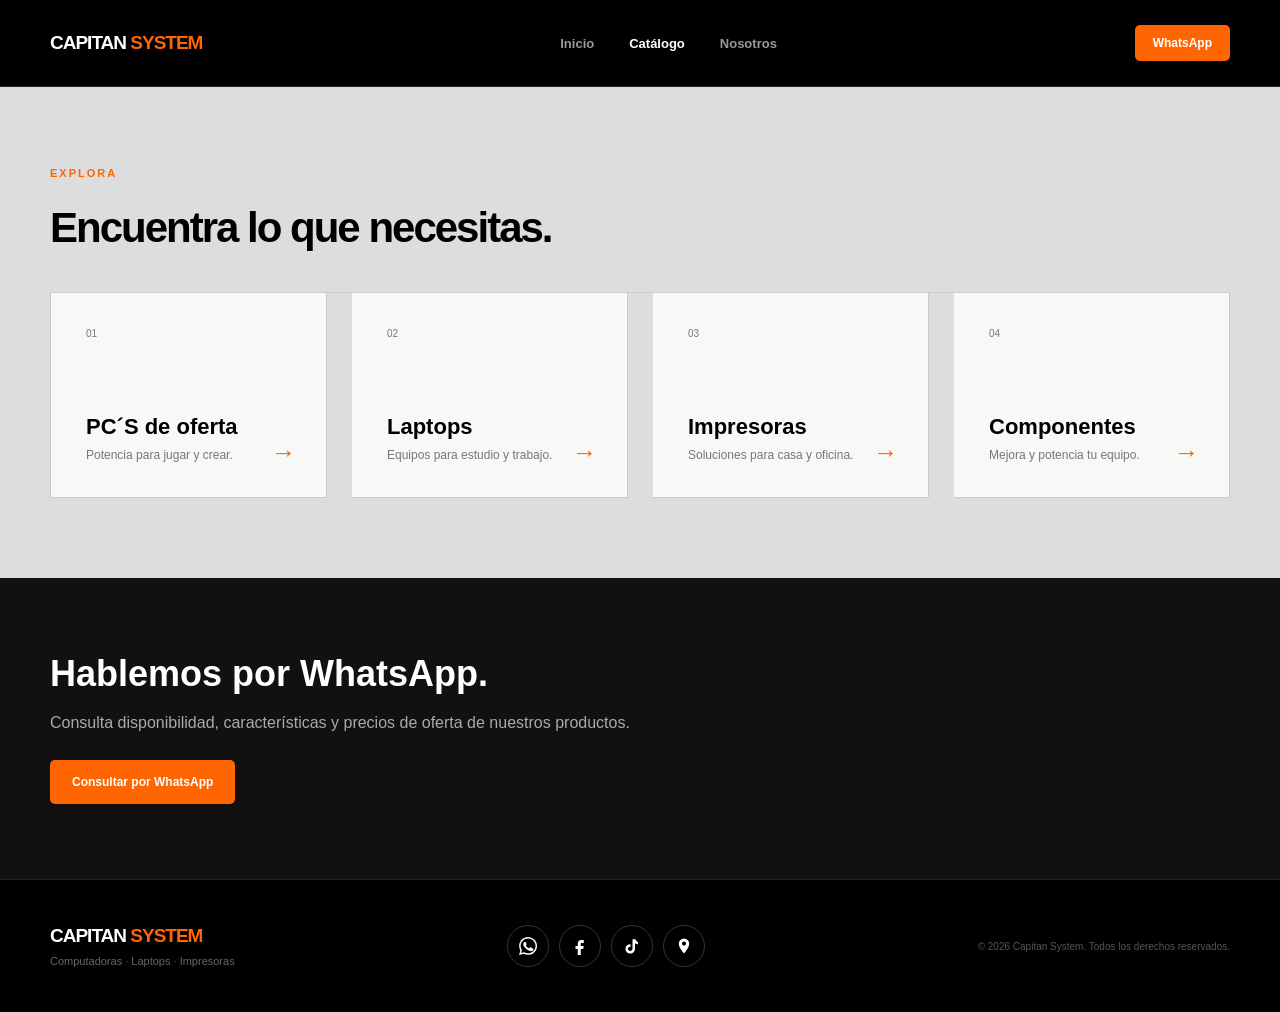
<file: Catalogo.html>
<!DOCTYPE html>
<html lang="es">

<head>

    <meta charset="UTF-8">

    <meta name="viewport" content="width=device-width, initial-scale=1.0">

    <title>Catálogo | Capitan System</title>

    <link rel="stylesheet" href="estilos.css">

</head>


<body>


    <!-- ==========================================
         ENCABEZADO
    =========================================== -->

    <header class="encabezado">

        <div class="contenedor encabezado-contenido">

            <!-- LOGO -->
            <a href="#" class="logo">
                CAPITAN
                <span>SYSTEM</span>
            </a>


            <!-- MENÚ -->
            <nav class="menu">

                <a href="index.html" class="enlace-menu">Inicio</a>

                <a href="Catalogo.html" class="enlace-menu activo">
                    Catálogo
                </a>

                <a href="nosotros.html" class="enlace-menu">
                    Nosotros
                </a>

            
                </a>

            </nav>


            <!-- BOTÓN WHATSAPP -->
            <a
                href="https://wa.me/59177012318"
                target="_blank"
                class="boton-contacto"
            >
                WhatsApp
            </a>

        </div>

    </header>
       <!-- ==========================================
             CATEGORÍAS
        =========================================== -->

        <section
            class="categorias"
            id="categorias"
        >
            <div class="contenedor">
                <div class="encabezado-seccion">
                    <span class="etiqueta">
                        EXPLORA
                    </span>
                    <h2>
                        Encuentra lo que necesitas.
                    </h2>
                </div>
<div class="lista-categorias catalogo-grid">
                    <!-- PC GAMER -->
                    <a
                        href="pcs.html"
                        class="tarjeta-categoria"
                    >
                        <span class="numero-categoria">
                            01
                        </span>
                        <div class="contenido-categoria">
                            <h3>
                                PC´S de oferta
                            </h3>
                            <p>
                                Potencia para jugar y crear.
                            </p>
                        </div>
                        <span class="flecha-categoria">
                            →
                        </span>
                    </a>
                    <!-- LAPTOPS -->
                    <a
                        href="catalogolaptops.html"
                        class="tarjeta-categoria"
                    >
                        <span class="numero-categoria">
                            02
                        </span>
                        <div class="contenido-categoria">
                            <h3>
                                Laptops
                            </h3>
                            <p>
                                Equipos para estudio y trabajo.
                            </p>
                        </div>
                        <span class="flecha-categoria">
                            →
                        </span>
                    </a>
                    <!-- IMPRESORAS -->

                    <a
                        href="impresoras.html"
                        class="tarjeta-categoria"
                    >
                        <span class="numero-categoria">
                            03
                        </span>
                        <div class="contenido-categoria">
                            <h3>
                                Impresoras
                            </h3>
                            <p>
                                Soluciones para casa y oficina.
                            </p>
                           
                        </div>
                        <span class="flecha-categoria">
                            →
                        </span>

                    </a>
                    <!-- COMPONENTES -->
                    <a
                        href="componentes.html"
                        class="tarjeta-categoria"
                    >
                        <span class="numero-categoria">
                            04
                        </span>
                             <div class="contenido-categoria">
                            <h3>
                                Componentes
                            </h3>
                            <p>
                                Mejora y potencia tu equipo.
                            </p>
                            </div>
                        <span class="flecha-categoria">
                            →
                        </span>
                    </a>
                </div>
            </div>
        </section> 
        <section class="bloque-asesoria">
            <div class="contenedor">
         <h2>Hablemos por WhatsApp.</h2>
                <p>Consulta disponibilidad, características y precios de oferta de nuestros productos.</p><a href="https://wa.me/59177012318" target="_blank"
                    class="boton-contacto-grande">Consultar por WhatsApp</a>
                     </div>
        </section>
<!-- ==========================================
     PIE DE PÁGINA
=========================================== -->
<footer class="pie-pagina">
    <div class="contenedor pie-contenido">
        <!-- INFORMACIÓN DE LA EMPRESA -->
        <div class="informacion-footer">
            <a href="index.html" class="logo">
                CAPITAN
                <span>SYSTEM</span>
            </a>
            <p>
                Computadoras · Laptops · Impresoras
            </p>
        </div>
        <!-- REDES SOCIALES -->
        <div class="redes-footer">
            <a
                href="https://wa.me/59177012318"
                target="_blank"
                class="icono-red"
                aria-label="WhatsApp"
            >
                <svg viewBox="0 0 24 24">
                    <path d="M20.5 3.5A11.8 11.8 0 0 0 12.1 0C5.5 0 .2 5.3.2 11.9c0 2.1.5 4.2 1.6 6L.1 24l6.3-1.7c1.8 1 3.7 1.5 5.7 1.5h.1c6.5 0 11.8-5.3 11.8-11.9 0-3.2-1.2-6.2-3.5-8.4ZM12.1 21.8c-1.8 0-3.6-.5-5.1-1.4l-.4-.2-3.7 1 1-3.6-.2-.4c-1-1.6-1.5-3.4-1.5-5.3C2.2 6.5 6.6 2 12.1 2c2.7 0 5.2 1.1 7.1 3 1.9 1.9 2.9 4.4 2.9 7.1 0 5.4-4.5 9.7-10 9.7Zm5.4-7.3c-.3-.2-1.8-.9-2.1-1-.3-.1-.5-.2-.7.2-.2.3-.8 1-.9 1.2-.2.2-.3.2-.6.1-1.7-.8-2.8-1.5-3.9-3.4-.3-.5.3-.5.8-1.6.1-.2.1-.4 0-.6-.1-.2-.7-1.7-1-2.3-.3-.6-.5-.5-.7-.5h-.6c-.2 0-.6.1-.9.4-.3.3-1.2 1.1-1.2 2.7s1.2 3.1 1.4 3.3c.2.2 2.4 3.7 5.8 5.1 2.2.9 3 .9 4 .7.7-.1 1.8-.7 2-1.4.3-.7.3-1.3.2-1.4-.1-.2-.3-.3-.6-.5Z"/>
                </svg>
            </a>
            <a
                href="https://www.facebook.com/p/Capitan-System-Tecnologia-100067230110592/"
                target="_blank"
                class="icono-red"
                aria-label="Facebook"
            >
                <svg viewBox="0 0 24 24">
                    <path d="M14 8h3V4h-3c-3.3 0-5 1.9-5 5v3H6v4h3v8h4v-8h3.2l.8-4H13V9c0-.7.3-1 1-1Z"/>
                </svg>
            </a>
            <a
                href="https://www.tiktok.com/@capitansystemtecnologia"
                target="_blank"
                class="icono-red"
                aria-label="TikTok"
            >
                <svg viewBox="0 0 24 24">
                    <path d="M16.6 3c.4 1.8 1.4 3.2 3.4 3.7v3.1c-1.5-.1-2.8-.6-4-1.4v6.9c0 4.1-2.8 6.7-6.5 6.7-3.5 0-6.2-2.6-6.2-6.1 0-3.7 2.9-6.3 6.7-6.1v3.2c-1.9-.2-3.4.9-3.4 2.8 0 1.6 1.2 2.9 2.9 2.9 1.8 0 3.2-1.1 3.2-3.6V3h3.9Z"/>
                </svg>
            </a>
            <a
                href="https://www.google.com/maps/place/CAPITAN+SYSTEM/@-16.4903468,-68.1723582,17z/data=!3m1!4b1!4m6!3m5!1s0x915edf65268eb917:0x8c2d34f943ce7d9b!8m2!3d-16.4903468!4d-68.1723582!16s%2Fg%2F11hzbgcq_l?entry=ttu&g_ep=EgoyMDI2MTEwMy4wIKXMDSoASAFQAw%3D%3D"
                target="_blank"
                class="icono-red"
                aria-label="Ubicación"
            >
                <svg viewBox="0 0 24 24">
                    <path d="M12 2a7 7 0 0 0-7 7c0 5.2 7 13 7 13s7-7.8 7-13a7 7 0 0 0-7-7Zm0 9.5A2.5 2.5 0 1 1 12 6a2.5 2.5 0 0 1 0 5.5Z"/>
                </svg>
            </a>
        </div>
        <!-- DERECHOS -->

        <p class="derechos">
            © 2026 Capitan System. Todos los derechos reservados.
        </p>
    </div>
</footer>
    <script src="jss.js"></script>

</body>

</html>

    <script src="jss.js"></script>

</body>

</html>
</file>
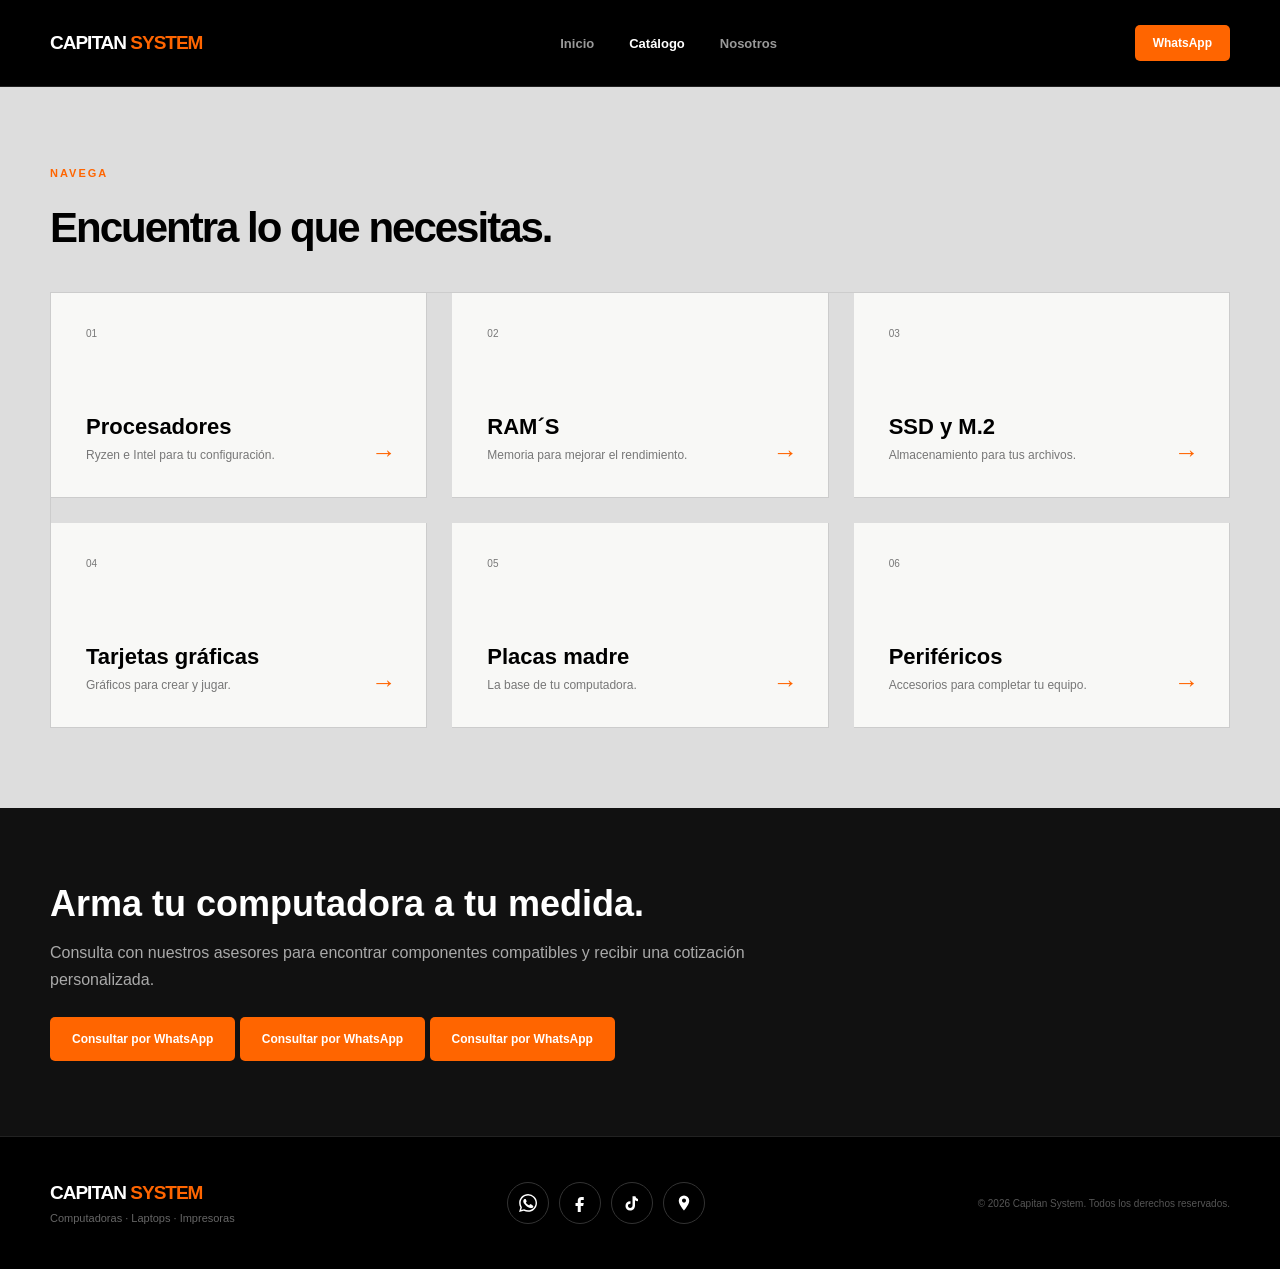
<file: componentes.html>
<!DOCTYPE html>
<html lang="es">

<head>
    <meta charset="UTF-8">
    <meta name="viewport" content="width=device-width, initial-scale=1.0">
    <meta name="description" content="Capitán System: computadoras, laptops, impresoras y componentes.">
    <title>Componentes | Capitan System</title>
    <link rel="stylesheet" href="estilos.css">
</head>

<body>
    <header class="encabezado">
        <div class="contenedor encabezado-contenido">
            <a href="index.html" class="logo">CAPITAN <span>SYSTEM</span></a>
            <nav class="menu"><a href="index.html" class="enlace-menu ">Inicio</a><a href="Catalogo.html"
                    class="enlace-menu activo">Catálogo</a><a href="nosotros.html" class="enlace-menu ">Nosotros</a>
            </nav>
            <a href="https://wa.me/59177012318" target="_blank" rel="noopener" class="boton-contacto">WhatsApp</a>
        </div>
    </header>
    <main>
        <section class="categorias">
            <div class="contenedor">
                <div class="encabezado-seccion"><span class="etiqueta">NAVEGA</span>
                    <h2>Encuentra lo que necesitas.</h2>
                </div>
                <div class="lista-categorias"><a href="procesadores.html" class="tarjeta-categoria"><span
                            class="numero-categoria">01</span>
                        <div class="contenido-categoria">
                            <h3>Procesadores</h3>
                            <p>Ryzen e Intel para tu configuración.</p>
                        </div><span class="flecha-categoria">→</span>
                    </a><a href="rams.html" class="tarjeta-categoria"><span class="numero-categoria">02</span>
                        <div class="contenido-categoria">
                            <h3>RAM´S</h3>
                            <p>Memoria para mejorar el rendimiento.</p>
                        </div><span class="flecha-categoria">→</span>
                    </a><a href="ssd.html" class="tarjeta-categoria"><span class="numero-categoria">03</span>
                        <div class="contenido-categoria">
                            <h3>SSD y M.2</h3>
                            <p>Almacenamiento para tus archivos.</p>
                        </div><span class="flecha-categoria">→</span>
                    </a><a href="graficas.html" class="tarjeta-categoria"><span class="numero-categoria">04</span>
                        <div class="contenido-categoria">
                            <h3>Tarjetas gráficas</h3>
                            <p>Gráficos para crear y jugar.</p>
                        </div><span class="flecha-categoria">→</span>
                    </a><a href="placas.html" class="tarjeta-categoria"><span class="numero-categoria">05</span>
                        <div class="contenido-categoria">
                            <h3>Placas madre</h3>
                            <p>La base de tu computadora.</p>
                        </div><span class="flecha-categoria">→</span>
                    </a><a href="perifericos.html" class="tarjeta-categoria"><span class="numero-categoria">06</span>
                        <div class="contenido-categoria">
                            <h3>Periféricos</h3>
                            <p>Accesorios para completar tu equipo.</p>
                        </div><span class="flecha-categoria">→</span>
                    </a></div>
            </div>
        </section>
        <section class="bloque-asesoria">
            <div class="contenedor">
                <h2>Arma tu computadora a tu medida.</h2>
                <p>Consulta con nuestros asesores para encontrar componentes compatibles y recibir una cotización
                    personalizada.</p><a href="https://wa.me/59177012318" target="_blank"
                    class="boton-contacto-grande">Consultar por WhatsApp</a>
                    <a href="https://wa.me/59177012318" target="_blank"
                    class="boton-contacto-grande">Consultar por WhatsApp</a>
                    <a href="https://wa.me/59177012318" target="_blank"
                    class="boton-contacto-grande">Consultar por WhatsApp</a>
            </div>
        </section>
    </main>
   <!-- ==========================================
     PIE DE PÁGINA
=========================================== -->

<footer class="pie-pagina">
    <div class="contenedor pie-contenido">
        <!-- INFORMACIÓN DE LA EMPRESA -->
        <div class="informacion-footer">
            <a href="index.html" class="logo">
                CAPITAN
                <span>SYSTEM</span>
            </a>
            <p>
                Computadoras · Laptops · Impresoras
            </p>
        </div>
        <!-- REDES SOCIALES -->
        <div class="redes-footer">
            <a
                href="https://wa.me/59177012318"
                target="_blank"
                class="icono-red"
                aria-label="WhatsApp"
            >
                <svg viewBox="0 0 24 24">
                    <path d="M20.5 3.5A11.8 11.8 0 0 0 12.1 0C5.5 0 .2 5.3.2 11.9c0 2.1.5 4.2 1.6 6L.1 24l6.3-1.7c1.8 1 3.7 1.5 5.7 1.5h.1c6.5 0 11.8-5.3 11.8-11.9 0-3.2-1.2-6.2-3.5-8.4ZM12.1 21.8c-1.8 0-3.6-.5-5.1-1.4l-.4-.2-3.7 1 1-3.6-.2-.4c-1-1.6-1.5-3.4-1.5-5.3C2.2 6.5 6.6 2 12.1 2c2.7 0 5.2 1.1 7.1 3 1.9 1.9 2.9 4.4 2.9 7.1 0 5.4-4.5 9.7-10 9.7Zm5.4-7.3c-.3-.2-1.8-.9-2.1-1-.3-.1-.5-.2-.7.2-.2.3-.8 1-.9 1.2-.2.2-.3.2-.6.1-1.7-.8-2.8-1.5-3.9-3.4-.3-.5.3-.5.8-1.6.1-.2.1-.4 0-.6-.1-.2-.7-1.7-1-2.3-.3-.6-.5-.5-.7-.5h-.6c-.2 0-.6.1-.9.4-.3.3-1.2 1.1-1.2 2.7s1.2 3.1 1.4 3.3c.2.2 2.4 3.7 5.8 5.1 2.2.9 3 .9 4 .7.7-.1 1.8-.7 2-1.4.3-.7.3-1.3.2-1.4-.1-.2-.3-.3-.6-.5Z"/>
                </svg>
            </a>
            <a
                href="https://www.facebook.com/p/Capitan-System-Tecnologia-100067230110592/"
                target="_blank"
                class="icono-red"
                aria-label="Facebook"
            >
                <svg viewBox="0 0 24 24">
                    <path d="M14 8h3V4h-3c-3.3 0-5 1.9-5 5v3H6v4h3v8h4v-8h3.2l.8-4H13V9c0-.7.3-1 1-1Z"/>
                </svg>
            </a>
            <a
                href="https://www.tiktok.com/@capitansystemtecnologia"
                target="_blank"
                class="icono-red"
                aria-label="TikTok"
            >
                <svg viewBox="0 0 24 24">
                    <path d="M16.6 3c.4 1.8 1.4 3.2 3.4 3.7v3.1c-1.5-.1-2.8-.6-4-1.4v6.9c0 4.1-2.8 6.7-6.5 6.7-3.5 0-6.2-2.6-6.2-6.1 0-3.7 2.9-6.3 6.7-6.1v3.2c-1.9-.2-3.4.9-3.4 2.8 0 1.6 1.2 2.9 2.9 2.9 1.8 0 3.2-1.1 3.2-3.6V3h3.9Z"/>
                </svg>
            </a>
            <a
                href="https://www.google.com/maps/place/CAPITAN+SYSTEM/@-16.4903468,-68.1723582,17z/data=!3m1!4b1!4m6!3m5!1s0x915edf65268eb917:0x8c2d34f943ce7d9b!8m2!3d-16.4903468!4d-68.1723582!16s%2Fg%2F11hzbgcq_l?entry=ttu&g_ep=EgoyMDI2MTEwMy4wIKXMDSoASAFQAw%3D%3D"
                target="_blank"
                class="icono-red"
                aria-label="Ubicación"
            >
                <svg viewBox="0 0 24 24">
                    <path d="M12 2a7 7 0 0 0-7 7c0 5.2 7 13 7 13s7-7.8 7-13a7 7 0 0 0-7-7Zm0 9.5A2.5 2.5 0 1 1 12 6a2.5 2.5 0 0 1 0 5.5Z"/>
                </svg>
            </a>
        </div>
        <!-- DERECHOS -->

        <p class="derechos">
            © 2026 Capitan System. Todos los derechos reservados.
        </p>
    </div>
</footer>
    <script src="jss.js"></script>
</body>

</html>
</file>
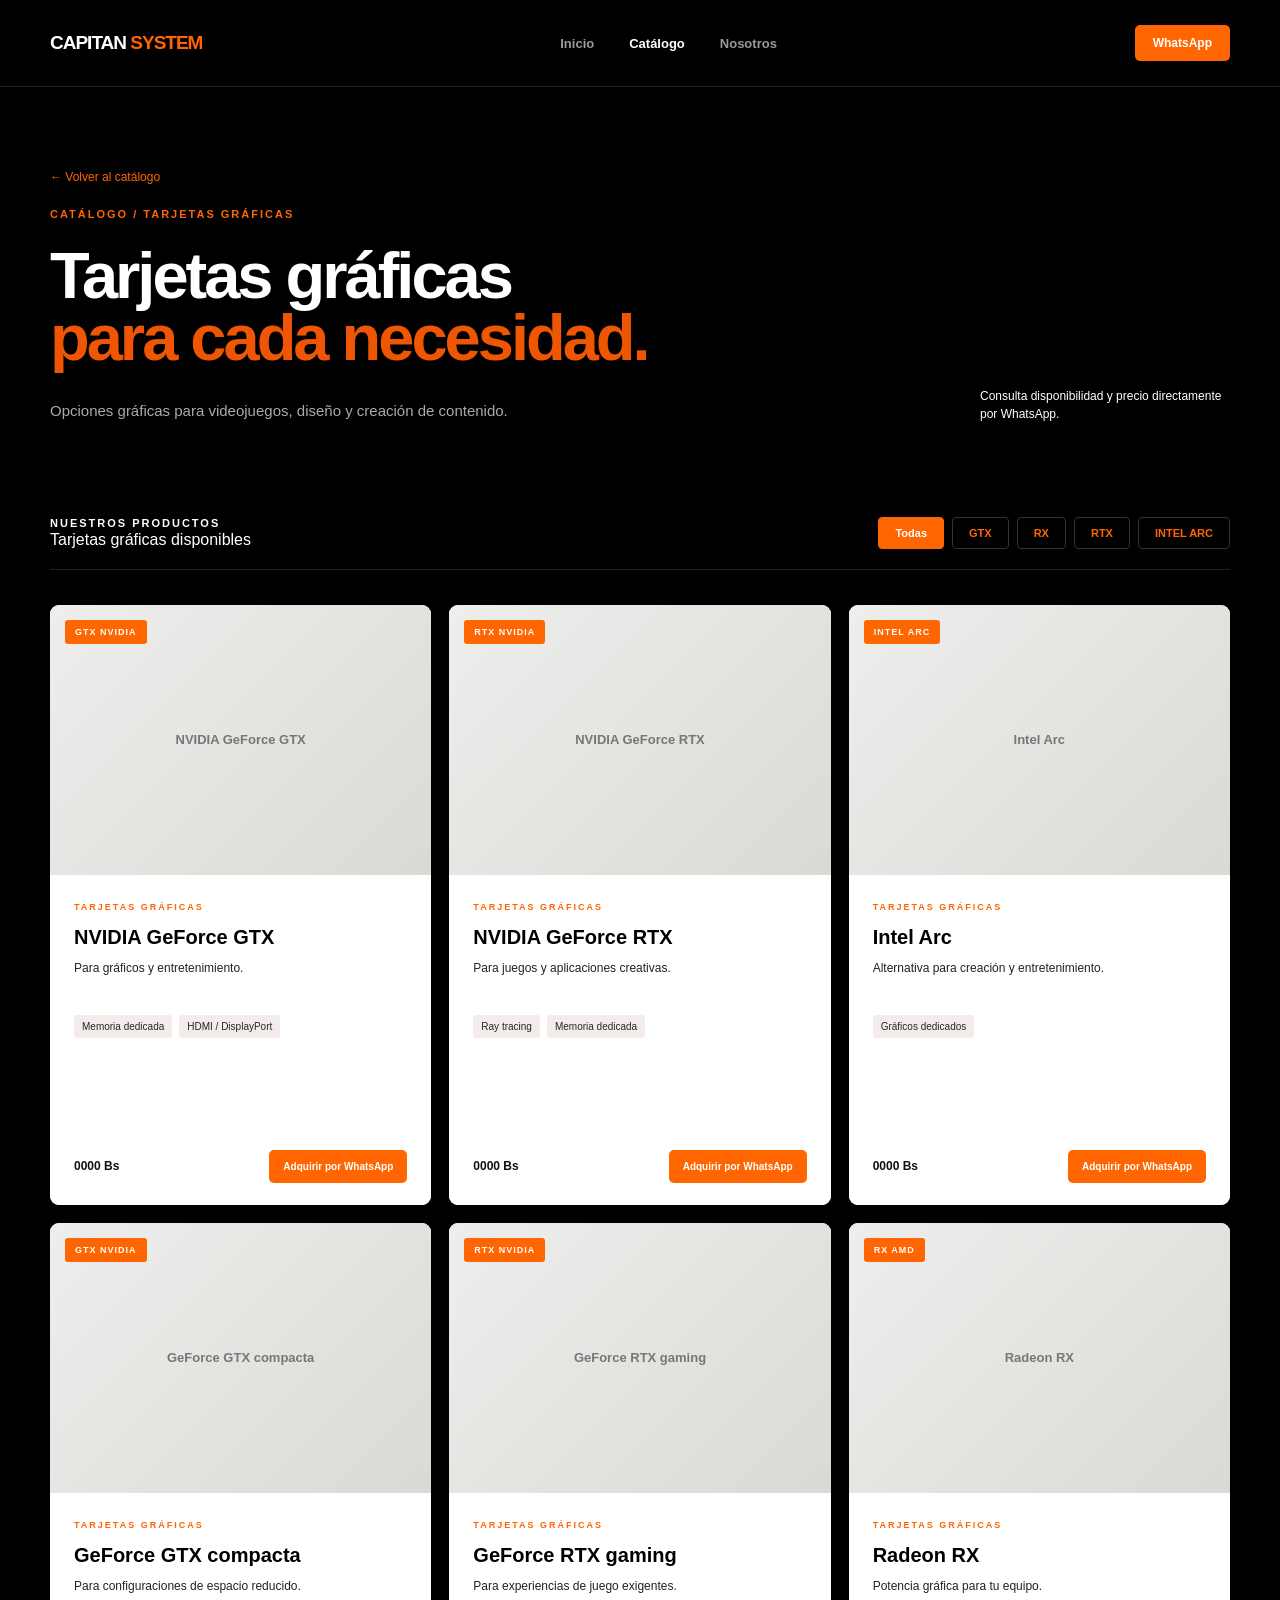
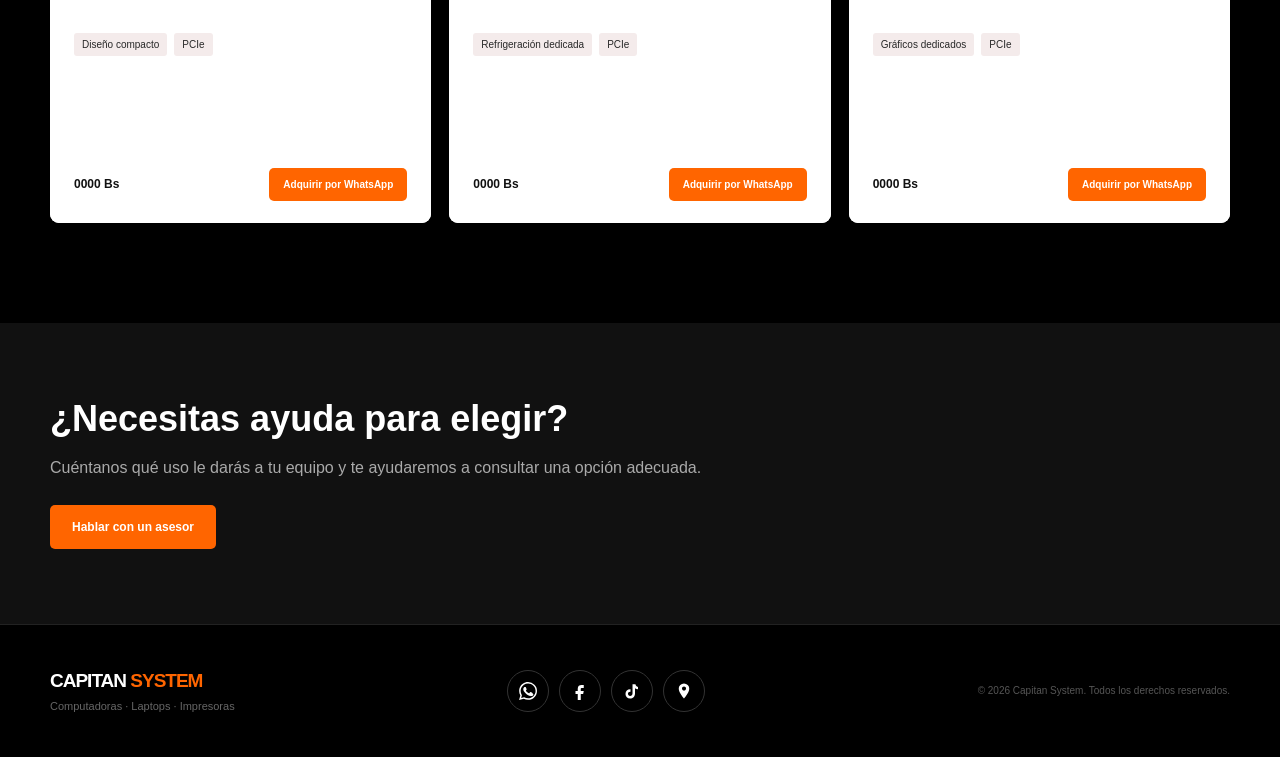
<file: graficas.html>
<!DOCTYPE html>
<html lang="es">

<head>
    <meta charset="UTF-8">
    <meta name="viewport" content="width=device-width, initial-scale=1.0">
    <meta name="description" content="Capitán System: computadoras, laptops, impresoras y componentes.">
    <title>Tarjetas gráficas | Capitan System</title>
    <link rel="stylesheet" href="estilos.css">
</head>

<body>
    <header class="encabezado">
        <div class="contenedor encabezado-contenido">
            <a href="index.html" class="logo">CAPITAN <span>SYSTEM</span></a>
            <nav class="menu"><a href="index.html" class="enlace-menu ">Inicio</a><a href="Catalogo.html"
                    class="enlace-menu activo">Catálogo</a><a href="nosotros.html" class="enlace-menu ">Nosotros</a>
            </nav>
            <a href="https://wa.me/59177012318" target="_blank" rel="noopener" class="boton-contacto">WhatsApp</a>
        </div>
    </header>
    <main>
        <section class="presentacion">
            <div class="contenedor"><a class="volver-catalogo" href="Catalogo.html">← Volver al catálogo</a>
                <span class="etiqueta">CATÁLOGO / TARJETAS GRÁFICAS</span>
                <div class="presentacion-contenido">
                    <div>
                        <h1>Tarjetas gráficas<span>para cada necesidad.</span></h1>
                        <p class="descripcion-presentacion">Opciones gráficas para videojuegos, diseño y creación de
                            contenido.</p>
                    </div>
                    <p class="mensaje-consulta">Consulta disponibilidad y precio directamente por WhatsApp.</p>
                </div>
            </div>
        </section>
        <section class="catalogo">
            <div class="contenedor">
                <div class="barra-catalogo">
                    <div><span class="titulo-seccion">NUESTROS PRODUCTOS</span>
                        <p class="cantidad-productos">Tarjetas gráficas disponibles</p>
                    </div>
                    <div class="filtros">

                    <button class="boton-filtro activo" data-filtro="todos">
                        Todas
                    </button>

                    <button class="boton-filtro" data-filtro="gtx">
                       GTX 
                    </button>

                    <button class="boton-filtro" data-filtro="rx">
                        RX 
                    </button>
                    <button class="boton-filtro" data-filtro="rtx">
                        RTX 
                    </button>
                    <button class="boton-filtro" data-filtro="intel">
                        INTEL ARC
                    </button>
                </div>
                </div>
                <div class="lista-productos">
                     <!-- GRAFICA 1 -->
                    <article class="tarjeta-producto" data-categoria="gtx-nvidia">
                        <div class="imagen-producto"><span class="etiqueta-producto">GTX NVIDIA</span>
                            <div style="font-size:13px;font-weight:bold;color:#777;text-align:center;padding:20px;">
                                NVIDIA GeForce GTX</div>
                        </div>
                        <div class="informacion-producto"><span class="categoria-producto">TARJETAS GRÁFICAS</span>
                            <h2>NVIDIA GeForce GTX</h2>
                            <p class="descripcion-producto">Para gráficos y entretenimiento.</p>
                            <ul class="caracteristicas-producto">
                                <li>Memoria dedicada</li>
                                <li>HDMI / DisplayPort</li>
                            </ul>
                            <div class="parte-inferior"><span class="texto-consulta">0000 Bs</span><a
                                    class="boton-whatsapp" target="_blank"
                                    href="https://wa.me/59177012318?text=Hola%2C%20quiero%20consultar%20disponibilidad%20y%20precio%20de%20NVIDIA%20GeForce%20GTX.">Adquirir
                                    por WhatsApp</a></div>
                        </div>
                    </article>
                     <!-- GRAFICA 1 -->
                    <article class="tarjeta-producto" data-categoria="rtx-nvidia">
                        <div class="imagen-producto"><span class="etiqueta-producto">RTX NVIDIA</span>
                            <div style="font-size:13px;font-weight:bold;color:#777;text-align:center;padding:20px;">
                                NVIDIA GeForce RTX</div>
                        </div>
                        <div class="informacion-producto"><span class="categoria-producto">TARJETAS GRÁFICAS</span>
                            <h2>NVIDIA GeForce RTX</h2>
                            <p class="descripcion-producto">Para juegos y aplicaciones creativas.</p>
                            <ul class="caracteristicas-producto">
                                <li>Ray tracing</li>
                                <li>Memoria dedicada</li>
                            </ul>
                            <div class="parte-inferior"><span class="texto-consulta">0000 Bs</span><a
                                    class="boton-whatsapp" target="_blank"
                                    href="https://wa.me/59177012318?text=Hola%2C%20quiero%20consultar%20disponibilidad%20y%20precio%20de%20NVIDIA%20GeForce%20RTX.">Adquirir
                                    por WhatsApp</a></div>
                        </div>
                    </article>
                     <!-- GRAFICA 1 -->
                    <article class="tarjeta-producto" data-categoria="intel-arc">
                        <div class="imagen-producto"><span class="etiqueta-producto">INTEL ARC</span>
                            <div style="font-size:13px;font-weight:bold;color:#777;text-align:center;padding:20px;">
                                Intel Arc</div>
                        </div>
                        <div class="informacion-producto"><span class="categoria-producto">TARJETAS GRÁFICAS</span>
                            <h2>Intel Arc</h2>
                            <p class="descripcion-producto">Alternativa para creación y entretenimiento.</p>
                            <ul class="caracteristicas-producto">
                                <li>Gráficos dedicados</li>
                            </ul>
                            <div class="parte-inferior"><span class="texto-consulta">0000 Bs</span><a
                                    class="boton-whatsapp" target="_blank"
                                    href="https://wa.me/59177012318?text=Hola%2C%20quiero%20consultar%20disponibilidad%20y%20precio%20de%20Intel%20Arc.">Adquirir
                                    por WhatsApp</a></div>
                        </div>
                    </article>
                     <!-- GRAFICA 1 -->
                    <article class="tarjeta-producto" data-categoria="gtx-nvidia">
                        <div class="imagen-producto"><span class="etiqueta-producto">GTX NVIDIA</span>
                            <div style="font-size:13px;font-weight:bold;color:#777;text-align:center;padding:20px;">
                                GeForce GTX compacta</div>
                        </div>
                        <div class="informacion-producto"><span class="categoria-producto">TARJETAS GRÁFICAS</span>
                            <h2>GeForce GTX compacta</h2>
                            <p class="descripcion-producto">Para configuraciones de espacio reducido.</p>
                            <ul class="caracteristicas-producto">
                                <li>Diseño compacto</li>
                                <li>PCIe</li>
                            </ul>
                            <div class="parte-inferior"><span class="texto-consulta">0000 Bs</span><a
                                    class="boton-whatsapp" target="_blank"
                                    href="https://wa.me/59177012318?text=Hola%2C%20quiero%20consultar%20disponibilidad%20y%20precio%20de%20GeForce%20GTX%20compacta.">Adquirir
                                    por WhatsApp</a></div>
                        </div>
                    </article>
                     <!-- GRAFICA 1 -->
                    <article class="tarjeta-producto" data-categoria="rtx-nvidia">
                        <div class="imagen-producto"><span class="etiqueta-producto">RTX NVIDIA</span>
                            <div style="font-size:13px;font-weight:bold;color:#777;text-align:center;padding:20px;">
                                GeForce RTX gaming</div>
                        </div>
                        <div class="informacion-producto"><span class="categoria-producto">TARJETAS GRÁFICAS</span>
                            <h2>GeForce RTX gaming</h2>
                            <p class="descripcion-producto">Para experiencias de juego exigentes.</p>
                            <ul class="caracteristicas-producto">
                                <li>Refrigeración dedicada</li>
                                <li>PCIe</li>
                            </ul>
                            <div class="parte-inferior"><span class="texto-consulta">0000 Bs</span><a
                                    class="boton-whatsapp" target="_blank"
                                    href="https://wa.me/59177012318?text=Hola%2C%20quiero%20consultar%20disponibilidad%20y%20precio%20de%20GeForce%20RTX%20gaming.">Adquirir
                                    por WhatsApp</a></div>
                        </div>
                    </article>
                     <!-- GRAFICA 1 -->
                    <article class="tarjeta-producto" data-categoria="rx-amd">
                        <div class="imagen-producto"><span class="etiqueta-producto">RX AMD</span>
                            <div style="font-size:13px;font-weight:bold;color:#777;text-align:center;padding:20px;">
                                Radeon RX</div>
                        </div>
                        <div class="informacion-producto"><span class="categoria-producto">TARJETAS GRÁFICAS</span>
                            <h2>Radeon RX</h2>
                            <p class="descripcion-producto">Potencia gráfica para tu equipo.</p>
                            <ul class="caracteristicas-producto">
                                <li>Gráficos dedicados</li>
                                <li>PCIe</li>
                            </ul>
                            <div class="parte-inferior"><span class="texto-consulta">0000 Bs</span><a
                                    class="boton-whatsapp" target="_blank"
                                    href="https://wa.me/59177012318?text=Hola%2C%20quiero%20consultar%20disponibilidad%20y%20precio%20de%20Radeon%20RX.">Adquirir
                                    por WhatsApp</a></div>
                        </div>
                    </article>
                </div>
            </div>
        </section>
        <section class="bloque-asesoria">
            <div class="contenedor">
                <h2>¿Necesitas ayuda para elegir?</h2>
                <p>Cuéntanos qué uso le darás a tu equipo y te ayudaremos a consultar una opción adecuada.</p><a
                    class="boton-contacto-grande" href="https://wa.me/59177012318" target="_blank">Hablar con un
                    asesor</a>
            </div>
        </section>
    </main>
    <!-- ==========================================
     PIE DE PÁGINA
=========================================== -->
<footer class="pie-pagina">
    <div class="contenedor pie-contenido">
        <!-- INFORMACIÓN DE LA EMPRESA -->
        <div class="informacion-footer">
            <a href="index.html" class="logo">
                CAPITAN
                <span>SYSTEM</span>
            </a>
            <p>
                Computadoras · Laptops · Impresoras
            </p>
        </div>
        <!-- REDES SOCIALES -->
        <div class="redes-footer">
            <a
                href="https://wa.me/59177012318"
                target="_blank"
                class="icono-red"
                aria-label="WhatsApp"
            >
                <svg viewBox="0 0 24 24">
                    <path d="M20.5 3.5A11.8 11.8 0 0 0 12.1 0C5.5 0 .2 5.3.2 11.9c0 2.1.5 4.2 1.6 6L.1 24l6.3-1.7c1.8 1 3.7 1.5 5.7 1.5h.1c6.5 0 11.8-5.3 11.8-11.9 0-3.2-1.2-6.2-3.5-8.4ZM12.1 21.8c-1.8 0-3.6-.5-5.1-1.4l-.4-.2-3.7 1 1-3.6-.2-.4c-1-1.6-1.5-3.4-1.5-5.3C2.2 6.5 6.6 2 12.1 2c2.7 0 5.2 1.1 7.1 3 1.9 1.9 2.9 4.4 2.9 7.1 0 5.4-4.5 9.7-10 9.7Zm5.4-7.3c-.3-.2-1.8-.9-2.1-1-.3-.1-.5-.2-.7.2-.2.3-.8 1-.9 1.2-.2.2-.3.2-.6.1-1.7-.8-2.8-1.5-3.9-3.4-.3-.5.3-.5.8-1.6.1-.2.1-.4 0-.6-.1-.2-.7-1.7-1-2.3-.3-.6-.5-.5-.7-.5h-.6c-.2 0-.6.1-.9.4-.3.3-1.2 1.1-1.2 2.7s1.2 3.1 1.4 3.3c.2.2 2.4 3.7 5.8 5.1 2.2.9 3 .9 4 .7.7-.1 1.8-.7 2-1.4.3-.7.3-1.3.2-1.4-.1-.2-.3-.3-.6-.5Z"/>
                </svg>
            </a>
            <a
                href="https://www.facebook.com/p/Capitan-System-Tecnologia-100067230110592/"
                target="_blank"
                class="icono-red"
                aria-label="Facebook"
            >
                <svg viewBox="0 0 24 24">
                    <path d="M14 8h3V4h-3c-3.3 0-5 1.9-5 5v3H6v4h3v8h4v-8h3.2l.8-4H13V9c0-.7.3-1 1-1Z"/>
                </svg>
            </a>
            <a
                href="https://www.tiktok.com/@capitansystemtecnologia"
                target="_blank"
                class="icono-red"
                aria-label="TikTok"
            >
                <svg viewBox="0 0 24 24">
                    <path d="M16.6 3c.4 1.8 1.4 3.2 3.4 3.7v3.1c-1.5-.1-2.8-.6-4-1.4v6.9c0 4.1-2.8 6.7-6.5 6.7-3.5 0-6.2-2.6-6.2-6.1 0-3.7 2.9-6.3 6.7-6.1v3.2c-1.9-.2-3.4.9-3.4 2.8 0 1.6 1.2 2.9 2.9 2.9 1.8 0 3.2-1.1 3.2-3.6V3h3.9Z"/>
                </svg>
            </a>
            <a
                href="https://www.google.com/maps/place/CAPITAN+SYSTEM/@-16.4903468,-68.1723582,17z/data=!3m1!4b1!4m6!3m5!1s0x915edf65268eb917:0x8c2d34f943ce7d9b!8m2!3d-16.4903468!4d-68.1723582!16s%2Fg%2F11hzbgcq_l?entry=ttu&g_ep=EgoyMDI2MTEwMy4wIKXMDSoASAFQAw%3D%3D"
                target="_blank"
                class="icono-red"
                aria-label="Ubicación"
            >
                <svg viewBox="0 0 24 24">
                    <path d="M12 2a7 7 0 0 0-7 7c0 5.2 7 13 7 13s7-7.8 7-13a7 7 0 0 0-7-7Zm0 9.5A2.5 2.5 0 1 1 12 6a2.5 2.5 0 0 1 0 5.5Z"/>
                </svg>
            </a>
        </div>
        <!-- DERECHOS -->

        <p class="derechos">
            © 2026 Capitan System. Todos los derechos reservados.
        </p>
    </div>
</footer>
    <script src="jss.js"></script>
</body>

</html>
</file>
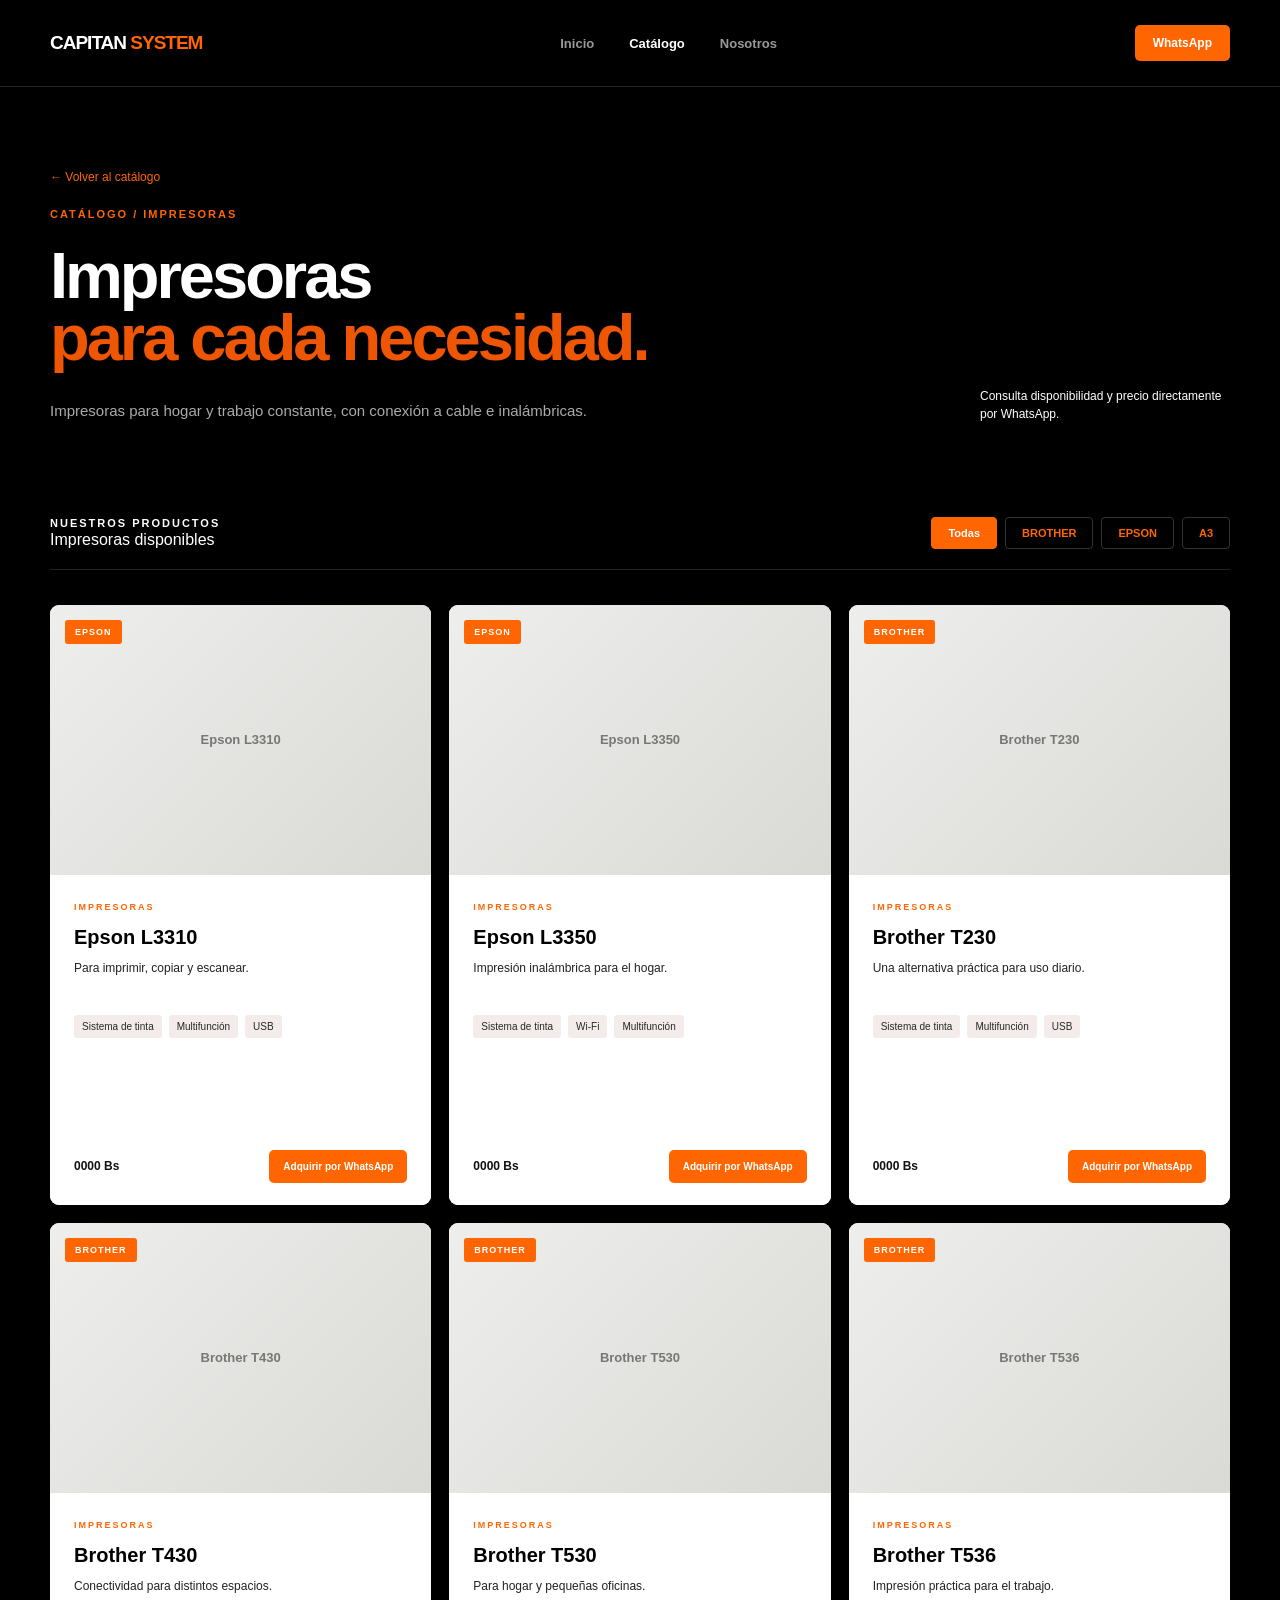
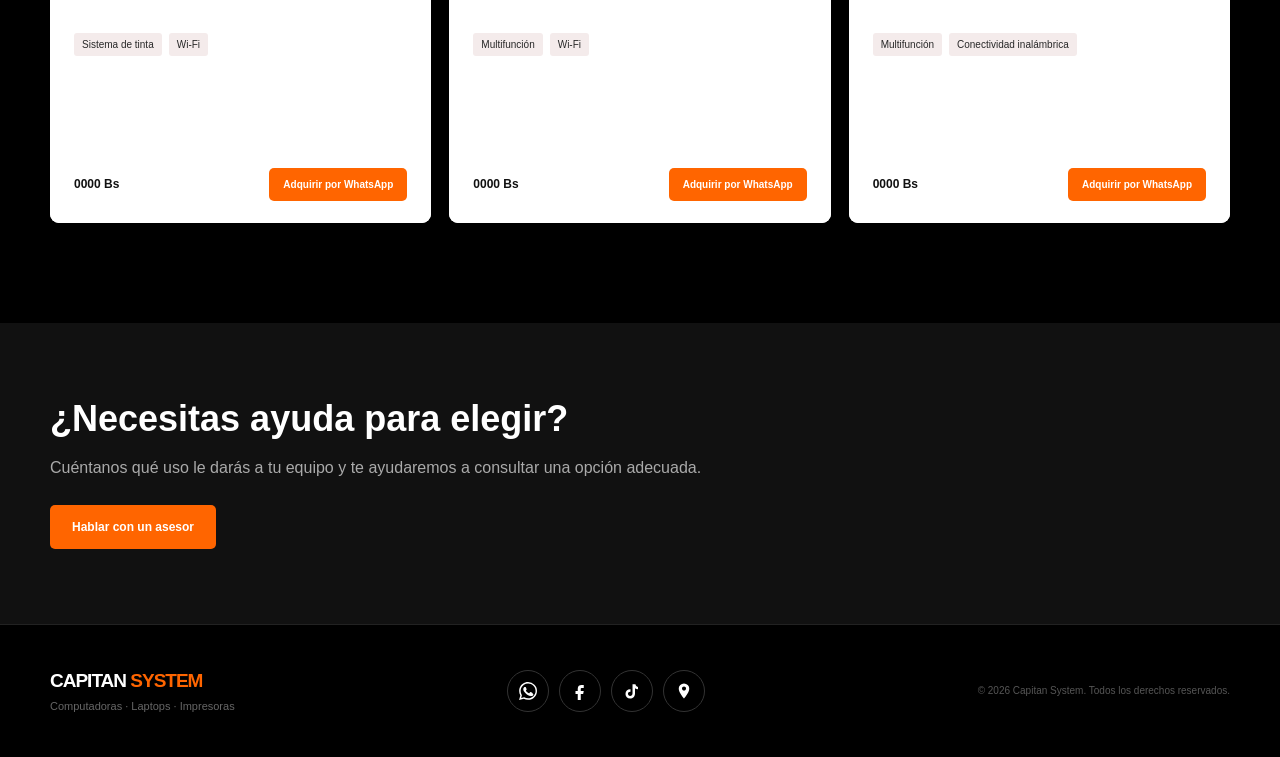
<file: impresoras.html>
<!DOCTYPE html>
<html lang="es">

<head>
    <meta charset="UTF-8">
    <meta name="viewport" content="width=device-width, initial-scale=1.0">
    <meta name="description" content="Capitán System: computadoras, laptops, impresoras y componentes.">
    <title>Impresoras | Capitan System</title>
    <link rel="stylesheet" href="estilos.css">
</head>

<body>
    <header class="encabezado">
        <div class="contenedor encabezado-contenido">
            <a href="index.html" class="logo">CAPITAN <span>SYSTEM</span></a>
            <nav class="menu"><a href="index.html" class="enlace-menu ">Inicio</a><a href="Catalogo.html"
                    class="enlace-menu activo">Catálogo</a><a href="nosotros.html" class="enlace-menu ">Nosotros</a>
            </nav>
            <a href="https://wa.me/59177012318" target="_blank" rel="noopener" class="boton-contacto">WhatsApp</a>
        </div>
    </header>
    <main>
        <section class="presentacion">
            <div class="contenedor"><a class="volver-catalogo" href="Catalogo.html">← Volver al catálogo</a><span
                    class="etiqueta">CATÁLOGO / IMPRESORAS</span>
                <div class="presentacion-contenido">
                    <div>
                        <h1>Impresoras<span>para cada necesidad.</span></h1>
                        <p class="descripcion-presentacion">Impresoras para hogar y trabajo constante, con conexión a
                            cable e inalámbricas.</p>
                    </div>
                    <p class="mensaje-consulta">Consulta disponibilidad y precio directamente por WhatsApp.</p>
                </div>
            </div>
        </section>
        <section class="catalogo">
            <div class="contenedor">
                <div class="barra-catalogo">
                    <div><span class="titulo-seccion">NUESTROS PRODUCTOS</span>
                        <p class="cantidad-productos">Impresoras disponibles</p>
                    </div>
                    <div class="filtros">

                    <button class="boton-filtro activo" data-filtro="todos">
                        Todas
                    </button>

                    <button class="boton-filtro" data-filtro="brother">
                      BROTHER
                    </button>

                    <button class="boton-filtro" data-filtro="epson">
                       EPSON
                    </button>
                    <button class="boton-filtro" data-filtro="a3">
                        A3
                    </button>
                </div>
                </div>
                <div class="lista-productos">
                     <!-- IMPRESORA 1 -->
                    <article class="tarjeta-producto" data-categoria="epson">
                        <div class="imagen-producto"><span class="etiqueta-producto">EPSON</span>
                            <div style="font-size:13px;font-weight:bold;color:#777;text-align:center;padding:20px;">
                                Epson L3310</div>
                        </div>
                        <div class="informacion-producto"><span class="categoria-producto">IMPRESORAS</span>
                            <h2>Epson L3310</h2>
                            <p class="descripcion-producto">Para imprimir, copiar y escanear.</p>
                            <ul class="caracteristicas-producto">
                                <li>Sistema de tinta</li>
                                <li>Multifunción</li>
                                <li>USB</li>
                            </ul>
                            <div class="parte-inferior"><span class="texto-consulta">0000 Bs</span><a
                                    class="boton-whatsapp" target="_blank"
                                    href="https://wa.me/59177012318?text=Hola%2C%20quiero%20consultar%20disponibilidad%20y%20precio%20de%20Epson%20L3310.">Adquirir
                                    por WhatsApp</a></div>
                        </div>
                    </article>
                    <!-- IMPRESORA 1 -->
                    <article class="tarjeta-producto" data-categoria="epson">
                        <div class="imagen-producto"><span class="etiqueta-producto">EPSON</span>
                            <div style="font-size:13px;font-weight:bold;color:#777;text-align:center;padding:20px;">
                                Epson L3350</div>
                        </div>
                        <div class="informacion-producto"><span class="categoria-producto">IMPRESORAS</span>
                            <h2>Epson L3350</h2>
                            <p class="descripcion-producto">Impresión inalámbrica para el hogar.</p>
                            <ul class="caracteristicas-producto">
                                <li>Sistema de tinta</li>
                                <li>Wi-Fi</li>
                                <li>Multifunción</li>
                            </ul>
                            <div class="parte-inferior"><span class="texto-consulta">0000 Bs</span><a
                                    class="boton-whatsapp" target="_blank"
                                    href="https://wa.me/59177012318?text=Hola%2C%20quiero%20consultar%20disponibilidad%20y%20precio%20de%20Epson%20L3350.">Adquirir
                                    por WhatsApp</a></div>
                        </div>
                    </article>
                    <!-- IMPRESORA 1 -->
                    <article class="tarjeta-producto" data-categoria="brother">
                        <div class="imagen-producto"><span class="etiqueta-producto">BROTHER</span>
                            <div style="font-size:13px;font-weight:bold;color:#777;text-align:center;padding:20px;">
                                Brother T230</div>
                        </div>
                        <div class="informacion-producto"><span class="categoria-producto">IMPRESORAS</span>
                            <h2>Brother T230</h2>
                            <p class="descripcion-producto">Una alternativa práctica para uso diario.</p>
                            <ul class="caracteristicas-producto">
                                <li>Sistema de tinta</li>
                                <li>Multifunción</li>
                                <li>USB</li>
                            </ul>
                            <div class="parte-inferior"><span class="texto-consulta">0000 Bs</span><a
                                    class="boton-whatsapp" target="_blank"
                                    href="https://wa.me/59177012318?text=Hola%2C%20quiero%20consultar%20disponibilidad%20y%20precio%20de%20Brother%20T230.">Adquirir
                                    por WhatsApp</a></div>
                        </div>
                    </article>
                    <!-- IMPRESORA 1 -->
                    <article class="tarjeta-producto" data-categoria="brother">
                        <div class="imagen-producto"><span class="etiqueta-producto">BROTHER</span>
                            <div style="font-size:13px;font-weight:bold;color:#777;text-align:center;padding:20px;">
                                Brother T430</div>
                        </div>
                        <div class="informacion-producto"><span class="categoria-producto">IMPRESORAS</span>
                            <h2>Brother T430</h2>
                            <p class="descripcion-producto">Conectividad para distintos espacios.</p>
                            <ul class="caracteristicas-producto">
                                <li>Sistema de tinta</li>
                                <li>Wi-Fi</li>
                            </ul>
                            <div class="parte-inferior"><span class="texto-consulta">0000 Bs</span><a
                                    class="boton-whatsapp" target="_blank"
                                    href="https://wa.me/59177012318?text=Hola%2C%20quiero%20consultar%20disponibilidad%20y%20precio%20de%20Brother%20T430.">Adquirir
                                    por WhatsApp</a></div>
                        </div>
                    </article>
                    <!-- IMPRESORA 1 -->
                    <article class="tarjeta-producto" data-categoria="brother">
                        <div class="imagen-producto"><span class="etiqueta-producto">BROTHER</span>
                            <div style="font-size:13px;font-weight:bold;color:#777;text-align:center;padding:20px;">
                                Brother T530</div>
                        </div>
                        <div class="informacion-producto"><span class="categoria-producto">IMPRESORAS</span>
                            <h2>Brother T530</h2>
                            <p class="descripcion-producto">Para hogar y pequeñas oficinas.</p>
                            <ul class="caracteristicas-producto">
                                <li>Multifunción</li>
                                <li>Wi-Fi</li>
                            </ul>
                            <div class="parte-inferior"><span class="texto-consulta">0000 Bs</span><a
                                    class="boton-whatsapp" target="_blank"
                                    href="https://wa.me/59177012318?text=Hola%2C%20quiero%20consultar%20disponibilidad%20y%20precio%20de%20Brother%20T530.">Adquirir
                                    por WhatsApp</a></div>
                        </div>
                    </article>
                    <!-- IMPRESORA 1 -->
                    <article class="tarjeta-producto" data-categoria="brother">
                        <div class="imagen-producto"><span class="etiqueta-producto">BROTHER</span>
                            <div style="font-size:13px;font-weight:bold;color:#777;text-align:center;padding:20px;">
                                Brother T536</div>
                        </div>
                        <div class="informacion-producto"><span class="categoria-producto">IMPRESORAS</span>
                            <h2>Brother T536</h2>
                            <p class="descripcion-producto">Impresión práctica para el trabajo.</p>
                            <ul class="caracteristicas-producto">
                                <li>Multifunción</li>
                                <li>Conectividad inalámbrica</li>
                            </ul>
                            <div class="parte-inferior"><span class="texto-consulta">0000 Bs</span><a
                                    class="boton-whatsapp" target="_blank"
                                    href="https://wa.me/59177012318?text=Hola%2C%20quiero%20consultar%20disponibilidad%20y%20precio%20de%20Brother%20T536.">Adquirir
                                    por WhatsApp</a></div>
                        </div>
                    </article>
                </div>
            </div>
        </section>
        <section class="bloque-asesoria">
            <div class="contenedor">
                <h2>¿Necesitas ayuda para elegir?</h2>
                <p>Cuéntanos qué uso le darás a tu equipo y te ayudaremos a consultar una opción adecuada.</p><a
                    class="boton-contacto-grande" href="https://wa.me/59170000000" target="_blank">Hablar con un
                    asesor</a>
            </div>
        </section>
    </main>
    <!-- ==========================================
     PIE DE PÁGINA
=========================================== -->

<footer class="pie-pagina">
    <div class="contenedor pie-contenido">
        <!-- INFORMACIÓN DE LA EMPRESA -->
        <div class="informacion-footer">
            <a href="index.html" class="logo">
                CAPITAN
                <span>SYSTEM</span>
            </a>
            <p>
                Computadoras · Laptops · Impresoras
            </p>
        </div>
        <!-- REDES SOCIALES -->
        <div class="redes-footer">
            <a
                href="https://wa.me/59177012318"
                target="_blank"
                class="icono-red"
                aria-label="WhatsApp"
            >
                <svg viewBox="0 0 24 24">
                    <path d="M20.5 3.5A11.8 11.8 0 0 0 12.1 0C5.5 0 .2 5.3.2 11.9c0 2.1.5 4.2 1.6 6L.1 24l6.3-1.7c1.8 1 3.7 1.5 5.7 1.5h.1c6.5 0 11.8-5.3 11.8-11.9 0-3.2-1.2-6.2-3.5-8.4ZM12.1 21.8c-1.8 0-3.6-.5-5.1-1.4l-.4-.2-3.7 1 1-3.6-.2-.4c-1-1.6-1.5-3.4-1.5-5.3C2.2 6.5 6.6 2 12.1 2c2.7 0 5.2 1.1 7.1 3 1.9 1.9 2.9 4.4 2.9 7.1 0 5.4-4.5 9.7-10 9.7Zm5.4-7.3c-.3-.2-1.8-.9-2.1-1-.3-.1-.5-.2-.7.2-.2.3-.8 1-.9 1.2-.2.2-.3.2-.6.1-1.7-.8-2.8-1.5-3.9-3.4-.3-.5.3-.5.8-1.6.1-.2.1-.4 0-.6-.1-.2-.7-1.7-1-2.3-.3-.6-.5-.5-.7-.5h-.6c-.2 0-.6.1-.9.4-.3.3-1.2 1.1-1.2 2.7s1.2 3.1 1.4 3.3c.2.2 2.4 3.7 5.8 5.1 2.2.9 3 .9 4 .7.7-.1 1.8-.7 2-1.4.3-.7.3-1.3.2-1.4-.1-.2-.3-.3-.6-.5Z"/>
                </svg>
            </a>
            <a
                href="https://www.facebook.com/p/Capitan-System-Tecnologia-100067230110592/"
                target="_blank"
                class="icono-red"
                aria-label="Facebook"
            >
                <svg viewBox="0 0 24 24">
                    <path d="M14 8h3V4h-3c-3.3 0-5 1.9-5 5v3H6v4h3v8h4v-8h3.2l.8-4H13V9c0-.7.3-1 1-1Z"/>
                </svg>
            </a>
            <a
                href="https://www.tiktok.com/@capitansystemtecnologia"
                target="_blank"
                class="icono-red"
                aria-label="TikTok"
            >
                <svg viewBox="0 0 24 24">
                    <path d="M16.6 3c.4 1.8 1.4 3.2 3.4 3.7v3.1c-1.5-.1-2.8-.6-4-1.4v6.9c0 4.1-2.8 6.7-6.5 6.7-3.5 0-6.2-2.6-6.2-6.1 0-3.7 2.9-6.3 6.7-6.1v3.2c-1.9-.2-3.4.9-3.4 2.8 0 1.6 1.2 2.9 2.9 2.9 1.8 0 3.2-1.1 3.2-3.6V3h3.9Z"/>
                </svg>
            </a>
            <a
                href="https://www.google.com/maps/place/CAPITAN+SYSTEM/@-16.4903468,-68.1723582,17z/data=!3m1!4b1!4m6!3m5!1s0x915edf65268eb917:0x8c2d34f943ce7d9b!8m2!3d-16.4903468!4d-68.1723582!16s%2Fg%2F11hzbgcq_l?entry=ttu&g_ep=EgoyMDI2MTEwMy4wIKXMDSoASAFQAw%3D%3D"
                target="_blank"
                class="icono-red"
                aria-label="Ubicación"
            >
                <svg viewBox="0 0 24 24">
                    <path d="M12 2a7 7 0 0 0-7 7c0 5.2 7 13 7 13s7-7.8 7-13a7 7 0 0 0-7-7Zm0 9.5A2.5 2.5 0 1 1 12 6a2.5 2.5 0 0 1 0 5.5Z"/>
                </svg>
            </a>
        </div>
        <!-- DERECHOS -->

        <p class="derechos">
            © 2026 Capitan System. Todos los derechos reservados.
        </p>
    </div>
</footer>
    <script src="jss.js"></script>
</body>

</html>
</file>
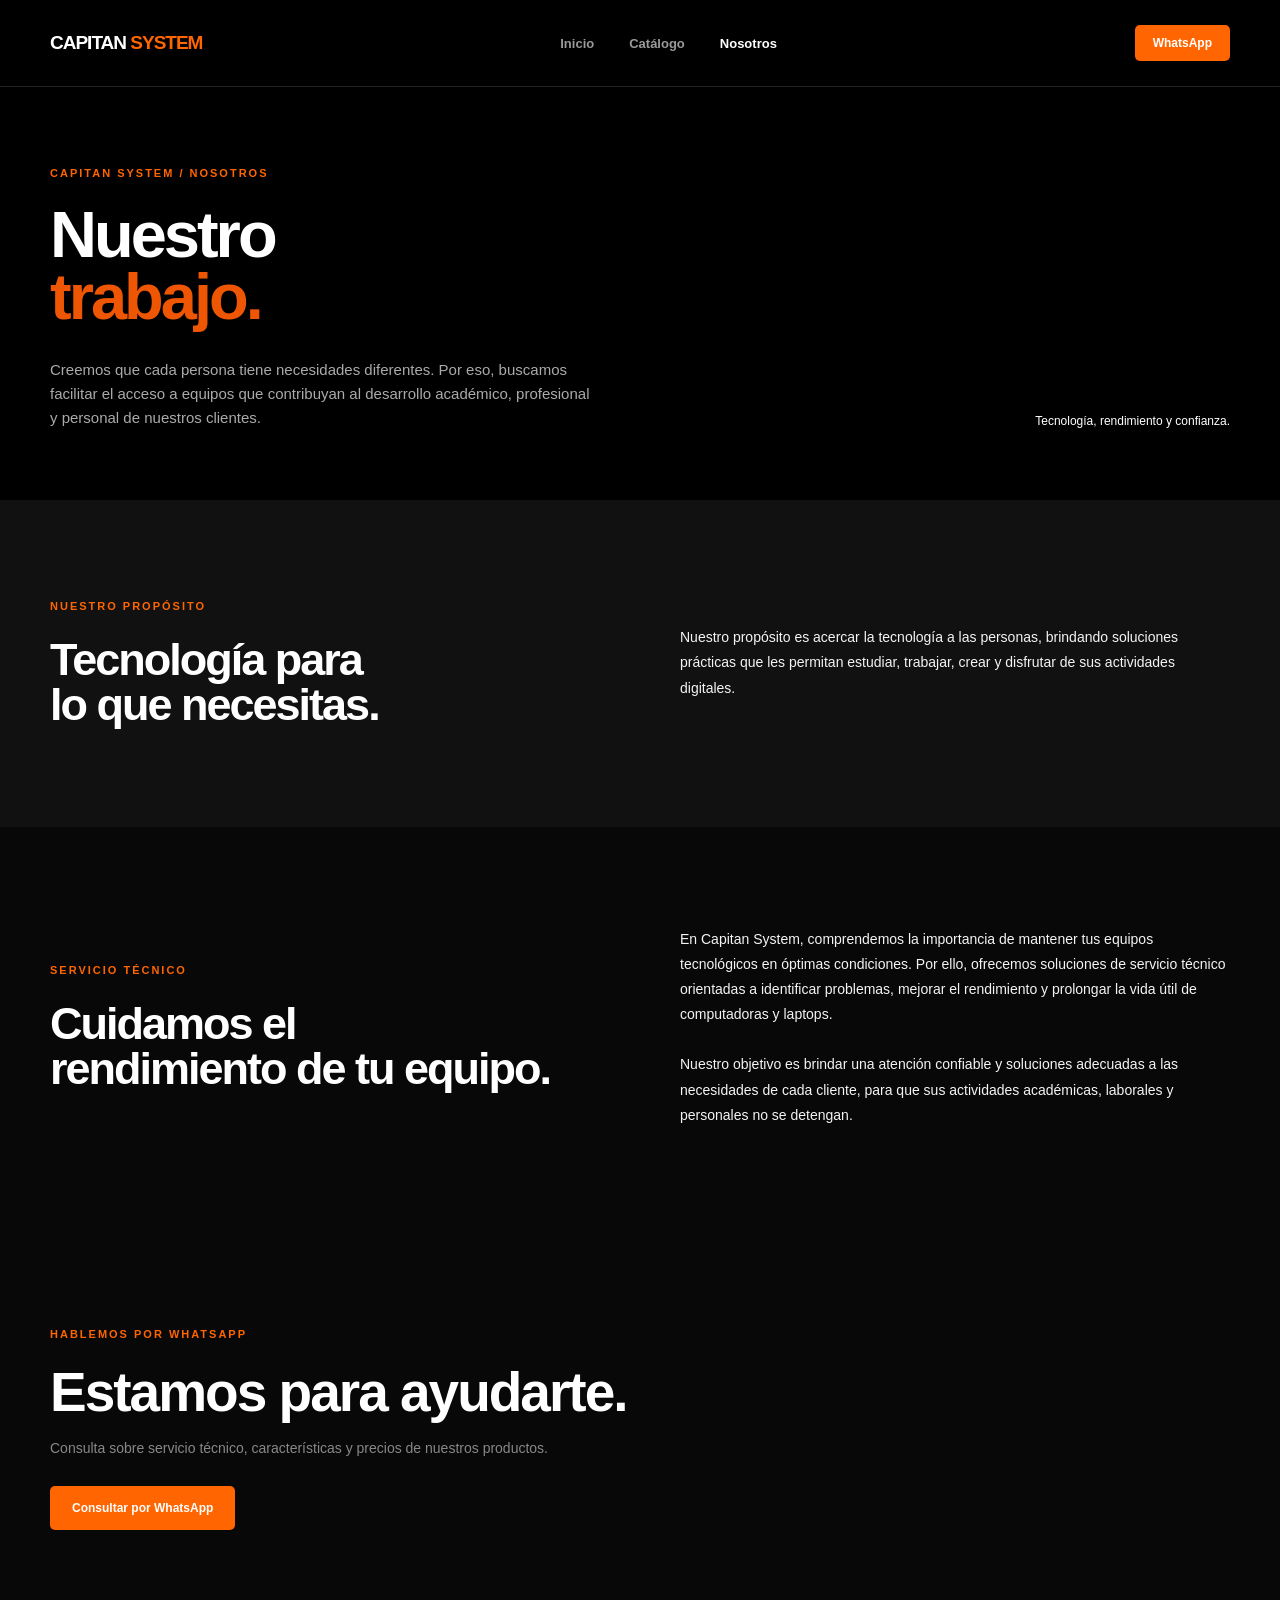
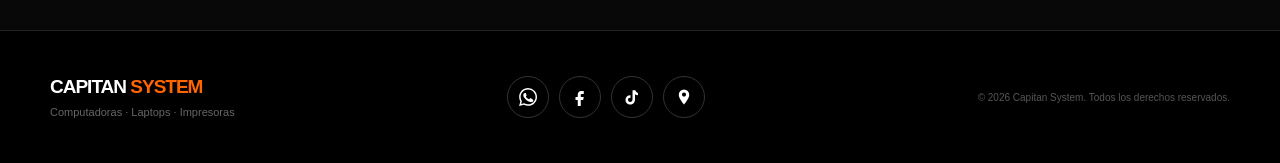
<file: nosotros.html>
<!DOCTYPE html>
<html lang="es">

<head>
    <meta charset="UTF-8">
    <meta name="viewport" content="width=device-width, initial-scale=1.0">
    <meta name="description" content="Capitán System: computadoras, laptops, impresoras y componentes.">
    <title>Nosotros | Capitan System</title>
    <link rel="stylesheet" href="estilos.css">
</head>

<body>
    <header class="encabezado">
        <div class="contenedor encabezado-contenido">
            <a href="index.html" class="logo">CAPITAN <span>SYSTEM</span></a>
            <nav class="menu"><a href="index.html" class="enlace-menu ">Inicio</a><a href="Catalogo.html"
                    class="enlace-menu ">Catálogo</a><a href="nosotros.html" class="enlace-menu activo">Nosotros</a>
            </nav>
            <a href="https://wa.me/59177012318" target="_blank" rel="noopener" class="boton-contacto">WhatsApp</a>
        </div>
    </header>
    <main>
        <section class="presentacion">
            <div class="contenedor"><span class="etiqueta">CAPITAN SYSTEM / NOSOTROS</span>
                <div class="presentacion-contenido">
                    <div>
                        <h1>Nuestro <span>trabajo.</span></h1>
                        <p class="descripcion-presentacion">Creemos que cada persona tiene necesidades diferentes. Por
                            eso, buscamos facilitar el acceso a equipos que contribuyan al desarrollo académico,
                            profesional y personal de nuestros clientes.</p>
                    </div>
                  
                    <p class="mensaje-consulta">Tecnología, rendimiento y confianza.</p>
                </div>
            </div>
        </section>
        <section class="seccion-informacion">
            <div class="contenedor informacion-contenido">
                <div><span class="etiqueta">NUESTRO PROPÓSITO</span>
                    <h2>Tecnología para <span>lo que necesitas.</span></h2>
                </div>
                <p>Nuestro propósito es acercar la tecnología a las personas, brindando soluciones prácticas que les
                    permitan estudiar, trabajar, crear y disfrutar de sus actividades digitales.</p>
            </div>
        </section>
        <section class="seccion-informacion" style="background:#080808;">
            <div class="contenedor informacion-contenido">
                <div><span class="etiqueta">SERVICIO TÉCNICO</span>
                    <h2>Cuidamos el <span>rendimiento de tu equipo.</span></h2>
                </div>
                <p>En Capitan System, comprendemos la importancia de mantener tus equipos tecnológicos en óptimas
                    condiciones. Por ello, ofrecemos soluciones de servicio técnico orientadas a identificar problemas,
                    mejorar el rendimiento y prolongar la vida útil de computadoras y laptops.<br><br>Nuestro objetivo
                    es brindar una atención confiable y soluciones adecuadas a las necesidades de cada cliente, para que
                    sus actividades académicas, laborales y personales no se detengan.</p>
            </div>
        </section>
        <section class="seccion-contacto">
            <div class="contenedor"><span class="etiqueta">HABLEMOS POR WHATSAPP</span>
                <h2>Estamos para ayudarte.</h2>
                <p>Consulta sobre servicio técnico, características y precios de nuestros productos.</p><a
                    href="https://wa.me/59177012318" target="_blank" class="boton-contacto-grande">Consultar por
                    WhatsApp</a>
            </div>
        </section>
    </main>
    <!-- ==========================================
     PIE DE PÁGINA
=========================================== -->
<footer class="pie-pagina">
    <div class="contenedor pie-contenido">
        <!-- INFORMACIÓN DE LA EMPRESA -->
        <div class="informacion-footer">
            <a href="index.html" class="logo">
                CAPITAN
                <span>SYSTEM</span>
            </a>
            <p>
                Computadoras · Laptops · Impresoras
            </p>
        </div>
        <!-- REDES SOCIALES -->
        <div class="redes-footer">
            <a
                href="https://wa.me/59177012318"
                target="_blank"
                class="icono-red"
                aria-label="WhatsApp"
            >
                <svg viewBox="0 0 24 24">
                    <path d="M20.5 3.5A11.8 11.8 0 0 0 12.1 0C5.5 0 .2 5.3.2 11.9c0 2.1.5 4.2 1.6 6L.1 24l6.3-1.7c1.8 1 3.7 1.5 5.7 1.5h.1c6.5 0 11.8-5.3 11.8-11.9 0-3.2-1.2-6.2-3.5-8.4ZM12.1 21.8c-1.8 0-3.6-.5-5.1-1.4l-.4-.2-3.7 1 1-3.6-.2-.4c-1-1.6-1.5-3.4-1.5-5.3C2.2 6.5 6.6 2 12.1 2c2.7 0 5.2 1.1 7.1 3 1.9 1.9 2.9 4.4 2.9 7.1 0 5.4-4.5 9.7-10 9.7Zm5.4-7.3c-.3-.2-1.8-.9-2.1-1-.3-.1-.5-.2-.7.2-.2.3-.8 1-.9 1.2-.2.2-.3.2-.6.1-1.7-.8-2.8-1.5-3.9-3.4-.3-.5.3-.5.8-1.6.1-.2.1-.4 0-.6-.1-.2-.7-1.7-1-2.3-.3-.6-.5-.5-.7-.5h-.6c-.2 0-.6.1-.9.4-.3.3-1.2 1.1-1.2 2.7s1.2 3.1 1.4 3.3c.2.2 2.4 3.7 5.8 5.1 2.2.9 3 .9 4 .7.7-.1 1.8-.7 2-1.4.3-.7.3-1.3.2-1.4-.1-.2-.3-.3-.6-.5Z"/>
                </svg>
            </a>
            <a
                href="https://www.facebook.com/p/Capitan-System-Tecnologia-100067230110592/"
                target="_blank"
                class="icono-red"
                aria-label="Facebook"
            >
                <svg viewBox="0 0 24 24">
                    <path d="M14 8h3V4h-3c-3.3 0-5 1.9-5 5v3H6v4h3v8h4v-8h3.2l.8-4H13V9c0-.7.3-1 1-1Z"/>
                </svg>
            </a>
            <a
                href="https://www.tiktok.com/@capitansystemtecnologia"
                target="_blank"
                class="icono-red"
                aria-label="TikTok"
            >
                <svg viewBox="0 0 24 24">
                    <path d="M16.6 3c.4 1.8 1.4 3.2 3.4 3.7v3.1c-1.5-.1-2.8-.6-4-1.4v6.9c0 4.1-2.8 6.7-6.5 6.7-3.5 0-6.2-2.6-6.2-6.1 0-3.7 2.9-6.3 6.7-6.1v3.2c-1.9-.2-3.4.9-3.4 2.8 0 1.6 1.2 2.9 2.9 2.9 1.8 0 3.2-1.1 3.2-3.6V3h3.9Z"/>
                </svg>
            </a>
            <a
                href="https://www.google.com/maps/place/CAPITAN+SYSTEM/@-16.4903468,-68.1723582,17z/data=!3m1!4b1!4m6!3m5!1s0x915edf65268eb917:0x8c2d34f943ce7d9b!8m2!3d-16.4903468!4d-68.1723582!16s%2Fg%2F11hzbgcq_l?entry=ttu&g_ep=EgoyMDI2MTEwMy4wIKXMDSoASAFQAw%3D%3D"
                target="_blank"
                class="icono-red"
                aria-label="Ubicación"
            >
                <svg viewBox="0 0 24 24">
                    <path d="M12 2a7 7 0 0 0-7 7c0 5.2 7 13 7 13s7-7.8 7-13a7 7 0 0 0-7-7Zm0 9.5A2.5 2.5 0 1 1 12 6a2.5 2.5 0 0 1 0 5.5Z"/>
                </svg>
            </a>
        </div>
        <!-- DERECHOS -->

        <p class="derechos">
            © 2026 Capitan System. Todos los derechos reservados.
        </p>
    </div>
</footer>
    <script src="jss.js"></script>
</body>

</html>
</file>
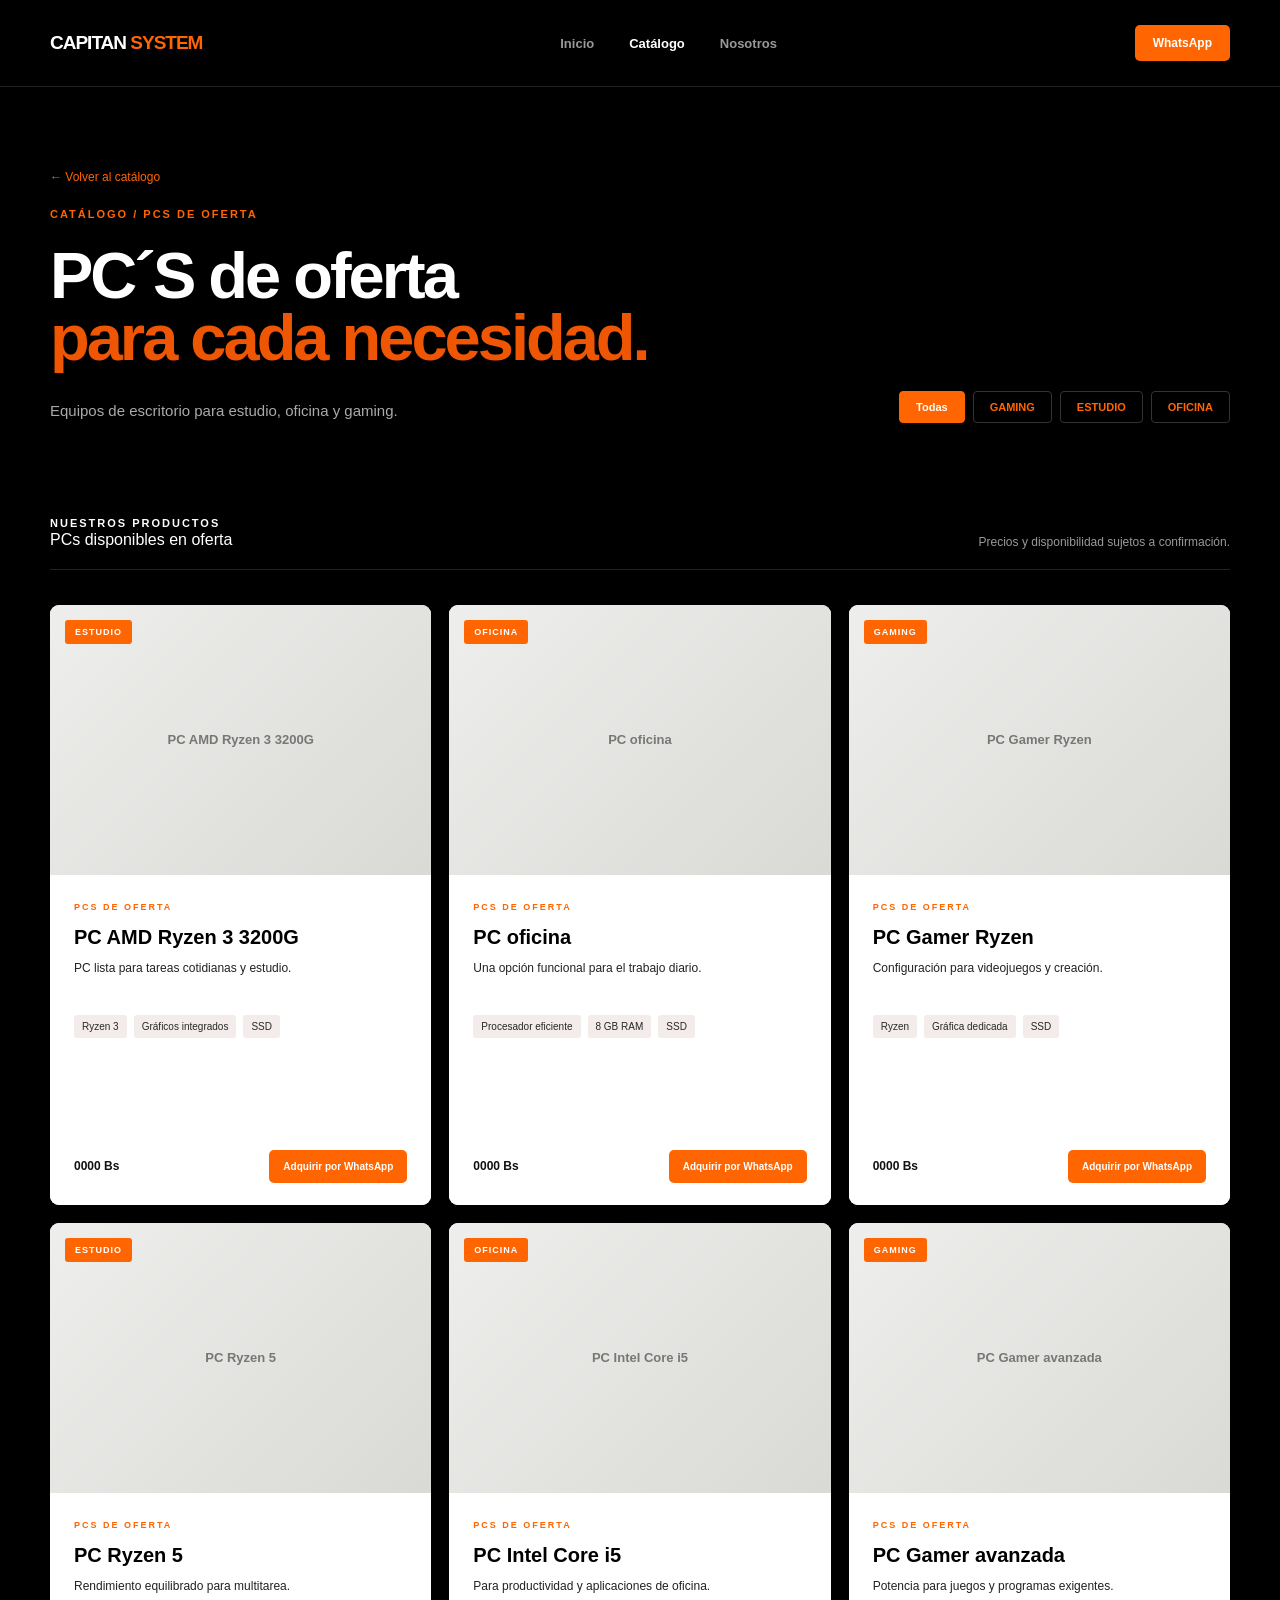
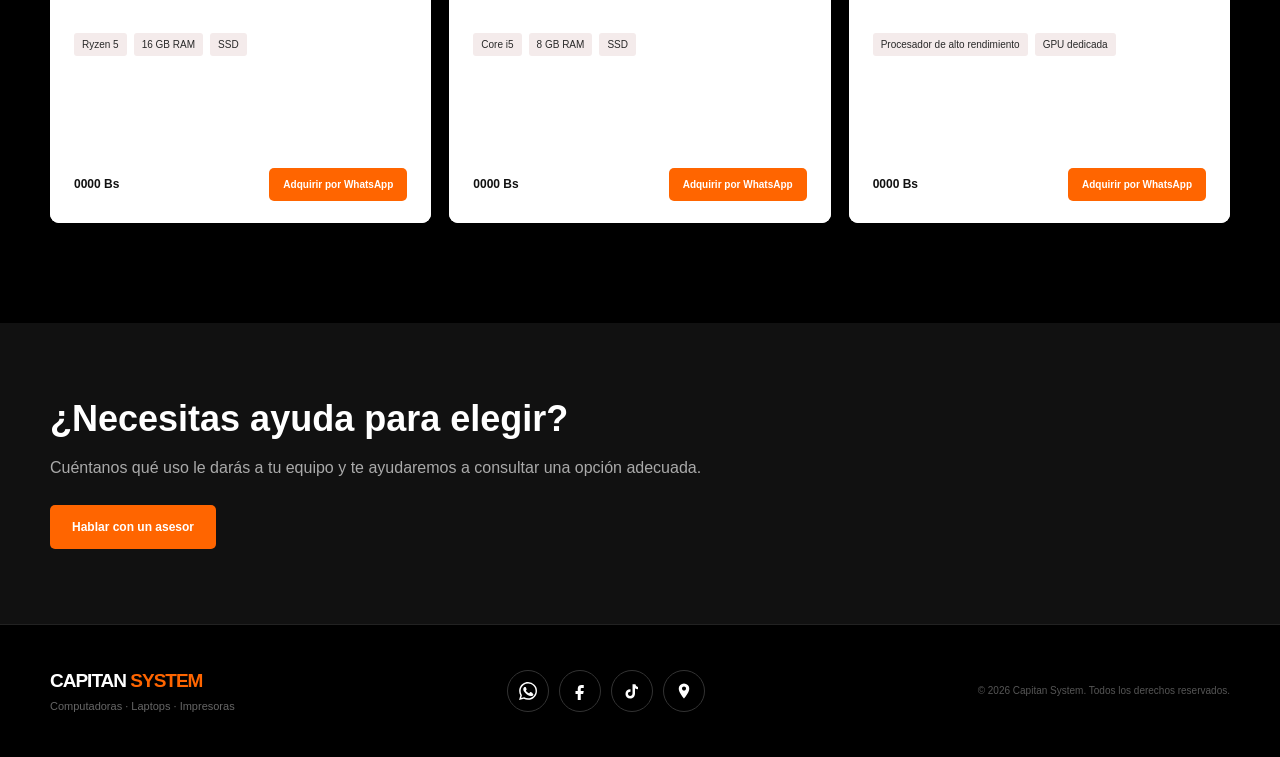
<file: pcs.html>
<!DOCTYPE html>
<html lang="es">

<head>
    <meta charset="UTF-8">
    <meta name="viewport" content="width=device-width, initial-scale=1.0">
    <meta name="description" content="Capitán System: computadoras, laptops, impresoras y componentes.">
    <title>PCs de oferta | Capitan System</title>
    <link rel="stylesheet" href="estilos.css">
</head>

<body>
    <header class="encabezado">
        <div class="contenedor encabezado-contenido">
            <a href="index.html" class="logo">CAPITAN <span>SYSTEM</span></a>
            <nav class="menu"><a href="index.html" class="enlace-menu ">Inicio</a><a href="Catalogo.html"
                    class="enlace-menu activo">Catálogo</a><a href="nosotros.html" class="enlace-menu ">Nosotros</a>
            </nav>
            <a href="https://wa.me/59177012318" target="_blank" rel="noopener" class="boton-contacto">WhatsApp</a>
        </div>
    </header>
    <main>
        <section class="presentacion">
            <div class="contenedor"><a class="volver-catalogo" href="Catalogo.html">← Volver al catálogo</a><span
                    class="etiqueta">CATÁLOGO / PCS DE OFERTA</span>
                <div class="presentacion-contenido">
                    <div>
                        <h1>PC´S de oferta<span>para cada necesidad.</span></h1>
                        <p class="descripcion-presentacion">Equipos de escritorio para estudio, oficina y gaming.</p>
                    </div>
                   <div class="filtros">

                    <button class="boton-filtro activo" data-filtro="todos">
                        Todas
                    </button>

                    <button class="boton-filtro" data-filtro="gaming">
                     GAMING
                    </button>

                    <button class="boton-filtro" data-filtro="estudio">
                       ESTUDIO
                    </button>
                    <button class="boton-filtro" data-filtro="oficina">
                        OFICINA
                    </button>
                </div>
                </div>
            </div>
        </section>
        <section class="catalogo">
            <div class="contenedor">
                <div class="barra-catalogo">
                    <div><span class="titulo-seccion">NUESTROS PRODUCTOS</span>
                        <p class="cantidad-productos">PCs disponibles en oferta</p>
                    </div>
                    <p class="nota-catalogo">Precios y disponibilidad sujetos a confirmación.</p>
                </div>
                <div class="lista-productos">
                    <!-- PC 1 -->
                    <article class="tarjeta-producto" data-categoria="estudio">
                        <div class="imagen-producto"><span class="etiqueta-producto">ESTUDIO</span>
                            <div style="font-size:13px;font-weight:bold;color:#777;text-align:center;padding:20px;">PC
                                AMD Ryzen 3 3200G</div>
                        </div>
                        <div class="informacion-producto"><span class="categoria-producto">PCS DE OFERTA</span>
                            <h2>PC AMD Ryzen 3 3200G</h2>
                            <p class="descripcion-producto">PC lista para tareas cotidianas y estudio.</p>
                            <ul class="caracteristicas-producto">
                                <li>Ryzen 3</li>
                                <li>Gráficos integrados</li>
                                <li>SSD</li>
                            </ul>
                            <div class="parte-inferior"><span class="texto-consulta">0000 Bs</span><a
                                    class="boton-whatsapp" target="_blank"
                                    href="https://wa.me/59177012318?text=Hola%2C%20quiero%20consultar%20disponibilidad%20y%20precio%20de%20PC%20AMD%20Ryzen%203%203200G.">Adquirir
                                    por WhatsApp</a></div>
                        </div>
                    </article>
                    <!-- PC 1 -->
                    <article class="tarjeta-producto" data-categoria="oficina">
                        <div class="imagen-producto"><span class="etiqueta-producto">OFICINA</span>
                            <div style="font-size:13px;font-weight:bold;color:#777;text-align:center;padding:20px;">PC
                                oficina</div>
                        </div>
                        <div class="informacion-producto"><span class="categoria-producto">PCS DE OFERTA</span>
                            <h2>PC oficina</h2>
                            <p class="descripcion-producto">Una opción funcional para el trabajo diario.</p>
                            <ul class="caracteristicas-producto">
                                <li>Procesador eficiente</li>
                                <li>8 GB RAM</li>
                                <li>SSD</li>
                            </ul>
                            <div class="parte-inferior"><span class="texto-consulta">0000 Bs</span><a
                                    class="boton-whatsapp" target="_blank"
                                    href="https://wa.me/59177012318?text=Hola%2C%20quiero%20consultar%20disponibilidad%20y%20precio%20de%20PC%20oficina.">Adquirir
                                    por WhatsApp</a></div>
                        </div>
                    </article>
                    <!-- PC 1 -->
                    <article class="tarjeta-producto" data-categoria="gaming">
                        <div class="imagen-producto"><span class="etiqueta-producto">GAMING</span>
                            <div style="font-size:13px;font-weight:bold;color:#777;text-align:center;padding:20px;">PC
                                Gamer Ryzen</div>
                        </div>
                        <div class="informacion-producto"><span class="categoria-producto">PCS DE OFERTA</span>
                            <h2>PC Gamer Ryzen</h2>
                            <p class="descripcion-producto">Configuración para videojuegos y creación.</p>
                            <ul class="caracteristicas-producto">
                                <li>Ryzen</li>
                                <li>Gráfica dedicada</li>
                                <li>SSD</li>
                            </ul>
                            <div class="parte-inferior"><span class="texto-consulta">0000 Bs</span><a
                                    class="boton-whatsapp" target="_blank"
                                    href="https://wa.me/59177012318?text=Hola%2C%20quiero%20consultar%20disponibilidad%20y%20precio%20de%20PC%20Gamer%20Ryzen.">Adquirir
                                    por WhatsApp</a></div>
                        </div>
                    </article>
                    <!-- PC 1 -->
                    <article class="tarjeta-producto" data-categoria="estudio">
                        <div class="imagen-producto"><span class="etiqueta-producto">ESTUDIO</span>
                            <div style="font-size:13px;font-weight:bold;color:#777;text-align:center;padding:20px;">PC
                                Ryzen 5</div>
                        </div>
                        <div class="informacion-producto"><span class="categoria-producto">PCS DE OFERTA</span>
                            <h2>PC Ryzen 5</h2>
                            <p class="descripcion-producto">Rendimiento equilibrado para multitarea.</p>
                            <ul class="caracteristicas-producto">
                                <li>Ryzen 5</li>
                                <li>16 GB RAM</li>
                                <li>SSD</li>
                            </ul>
                            <div class="parte-inferior"><span class="texto-consulta">0000 Bs</span><a
                                    class="boton-whatsapp" target="_blank"
                                    href="https://wa.me/59177012318?text=Hola%2C%20quiero%20consultar%20disponibilidad%20y%20precio%20de%20PC%20Ryzen%205.">Adquirir
                                    por WhatsApp</a></div>
                        </div>
                    </article>
                    <!-- PC 1 -->
                    <article class="tarjeta-producto" data-categoria="oficina">
                        <div class="imagen-producto"><span class="etiqueta-producto">OFICINA</span>
                            <div style="font-size:13px;font-weight:bold;color:#777;text-align:center;padding:20px;">PC
                                Intel Core i5</div>
                        </div>
                        <div class="informacion-producto"><span class="categoria-producto">PCS DE OFERTA</span>
                            <h2>PC Intel Core i5</h2>
                            <p class="descripcion-producto">Para productividad y aplicaciones de oficina.</p>
                            <ul class="caracteristicas-producto">
                                <li>Core i5</li>
                                <li>8 GB RAM</li>
                                <li>SSD</li>
                            </ul>
                            <div class="parte-inferior"><span class="texto-consulta">0000 Bs</span><a
                                    class="boton-whatsapp" target="_blank"
                                    href="https://wa.me/59177012318?text=Hola%2C%20quiero%20consultar%20disponibilidad%20y%20precio%20de%20PC%20Intel%20Core%20i5.">Adquirir
                                    por WhatsApp</a></div>
                        </div>
                    </article>
                    <!-- PC 1 -->
                    <article class="tarjeta-producto" data-categoria="gaming">
                        <div class="imagen-producto"><span class="etiqueta-producto">GAMING</span>
                            <div style="font-size:13px;font-weight:bold;color:#777;text-align:center;padding:20px;">PC
                                Gamer avanzada</div>
                        </div>
                        <div class="informacion-producto"><span class="categoria-producto">PCS DE OFERTA</span>
                            <h2>PC Gamer avanzada</h2>
                            <p class="descripcion-producto">Potencia para juegos y programas exigentes.</p>
                            <ul class="caracteristicas-producto">
                                <li>Procesador de alto rendimiento</li>
                                <li>GPU dedicada</li>
                            </ul>
                            <div class="parte-inferior"><span class="texto-consulta">0000 Bs</span><a
                                    class="boton-whatsapp" target="_blank"
                                    href="https://wa.me/59177012318?text=Hola%2C%20quiero%20consultar%20disponibilidad%20y%20precio%20de%20PC%20Gamer%20avanzada.">Adquirir
                                    por WhatsApp</a></div>
                        </div>
                    </article>
                </div>
            </div>
        </section>
        <section class="bloque-asesoria">
            <div class="contenedor">
                <h2>¿Necesitas ayuda para elegir?</h2>
                <p>Cuéntanos qué uso le darás a tu equipo y te ayudaremos a consultar una opción adecuada.</p><a
                    class="boton-contacto-grande" href="https://wa.me/59177012318" target="_blank">Hablar con un
                    asesor</a>
            </div>
        </section>
    </main>
   <!-- ==========================================
     PIE DE PÁGINA
=========================================== -->
<footer class="pie-pagina">
    <div class="contenedor pie-contenido">
        <!-- INFORMACIÓN DE LA EMPRESA -->
        <div class="informacion-footer">
            <a href="index.html" class="logo">
                CAPITAN
                <span>SYSTEM</span>
            </a>
            <p>
                Computadoras · Laptops · Impresoras
            </p>
        </div>
        <!-- REDES SOCIALES -->
        <div class="redes-footer">
            <a
                href="https://wa.me/59177012318"
                target="_blank"
                class="icono-red"
                aria-label="WhatsApp"
            >
                <svg viewBox="0 0 24 24">
                    <path d="M20.5 3.5A11.8 11.8 0 0 0 12.1 0C5.5 0 .2 5.3.2 11.9c0 2.1.5 4.2 1.6 6L.1 24l6.3-1.7c1.8 1 3.7 1.5 5.7 1.5h.1c6.5 0 11.8-5.3 11.8-11.9 0-3.2-1.2-6.2-3.5-8.4ZM12.1 21.8c-1.8 0-3.6-.5-5.1-1.4l-.4-.2-3.7 1 1-3.6-.2-.4c-1-1.6-1.5-3.4-1.5-5.3C2.2 6.5 6.6 2 12.1 2c2.7 0 5.2 1.1 7.1 3 1.9 1.9 2.9 4.4 2.9 7.1 0 5.4-4.5 9.7-10 9.7Zm5.4-7.3c-.3-.2-1.8-.9-2.1-1-.3-.1-.5-.2-.7.2-.2.3-.8 1-.9 1.2-.2.2-.3.2-.6.1-1.7-.8-2.8-1.5-3.9-3.4-.3-.5.3-.5.8-1.6.1-.2.1-.4 0-.6-.1-.2-.7-1.7-1-2.3-.3-.6-.5-.5-.7-.5h-.6c-.2 0-.6.1-.9.4-.3.3-1.2 1.1-1.2 2.7s1.2 3.1 1.4 3.3c.2.2 2.4 3.7 5.8 5.1 2.2.9 3 .9 4 .7.7-.1 1.8-.7 2-1.4.3-.7.3-1.3.2-1.4-.1-.2-.3-.3-.6-.5Z"/>
                </svg>
            </a>
            <a
                href="https://www.facebook.com/p/Capitan-System-Tecnologia-100067230110592/"
                target="_blank"
                class="icono-red"
                aria-label="Facebook"
            >
                <svg viewBox="0 0 24 24">
                    <path d="M14 8h3V4h-3c-3.3 0-5 1.9-5 5v3H6v4h3v8h4v-8h3.2l.8-4H13V9c0-.7.3-1 1-1Z"/>
                </svg>
            </a>
            <a
                href="https://www.tiktok.com/@capitansystemtecnologia"
                target="_blank"
                class="icono-red"
                aria-label="TikTok"
            >
                <svg viewBox="0 0 24 24">
                    <path d="M16.6 3c.4 1.8 1.4 3.2 3.4 3.7v3.1c-1.5-.1-2.8-.6-4-1.4v6.9c0 4.1-2.8 6.7-6.5 6.7-3.5 0-6.2-2.6-6.2-6.1 0-3.7 2.9-6.3 6.7-6.1v3.2c-1.9-.2-3.4.9-3.4 2.8 0 1.6 1.2 2.9 2.9 2.9 1.8 0 3.2-1.1 3.2-3.6V3h3.9Z"/>
                </svg>
            </a>
            <a
                href="https://www.google.com/maps/place/CAPITAN+SYSTEM/@-16.4903468,-68.1723582,17z/data=!3m1!4b1!4m6!3m5!1s0x915edf65268eb917:0x8c2d34f943ce7d9b!8m2!3d-16.4903468!4d-68.1723582!16s%2Fg%2F11hzbgcq_l?entry=ttu&g_ep=EgoyMDI2MTEwMy4wIKXMDSoASAFQAw%3D%3D"
                target="_blank"
                class="icono-red"
                aria-label="Ubicación"
            >
                <svg viewBox="0 0 24 24">
                    <path d="M12 2a7 7 0 0 0-7 7c0 5.2 7 13 7 13s7-7.8 7-13a7 7 0 0 0-7-7Zm0 9.5A2.5 2.5 0 1 1 12 6a2.5 2.5 0 0 1 0 5.5Z"/>
                </svg>
            </a>
        </div>
        <!-- DERECHOS -->

        <p class="derechos">
            © 2026 Capitan System. Todos los derechos reservados.
        </p>
    </div>
</footer>
    <script src="jss.js"></script>
</body>

</html>
</file>
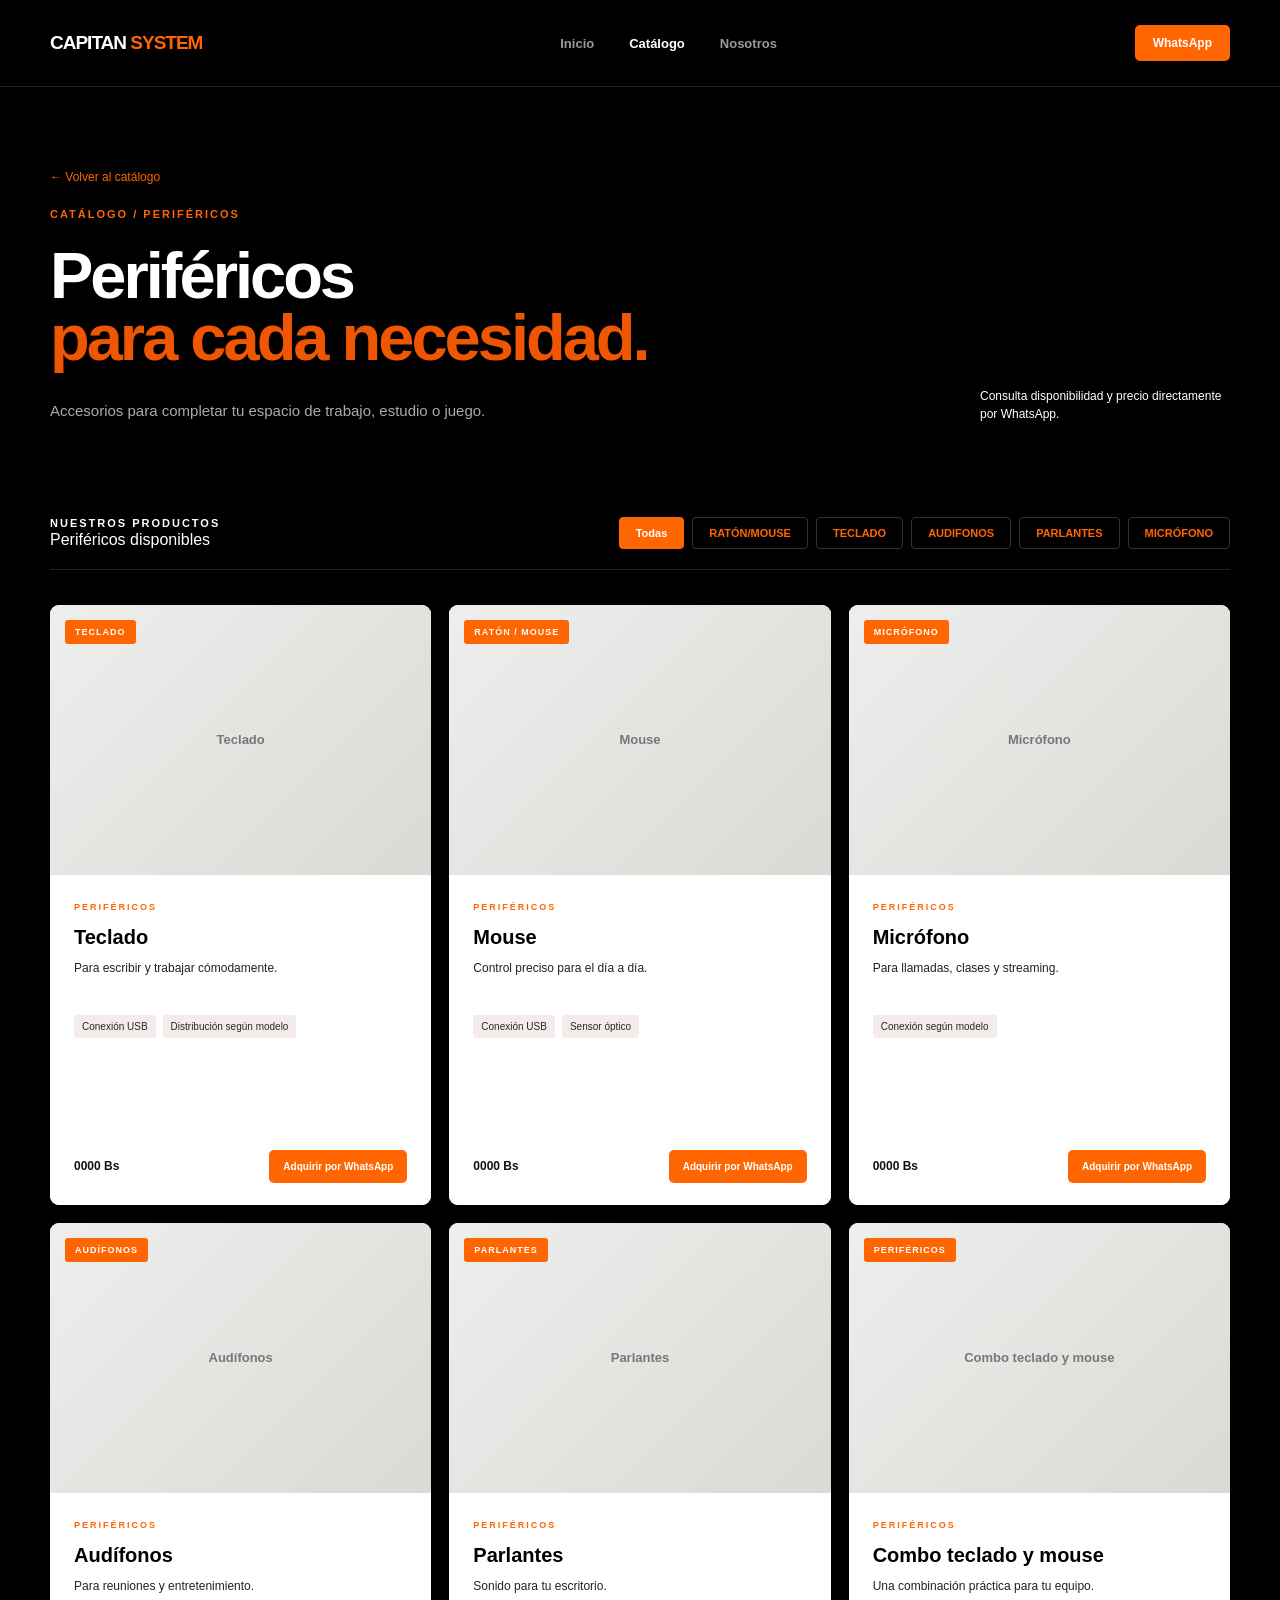
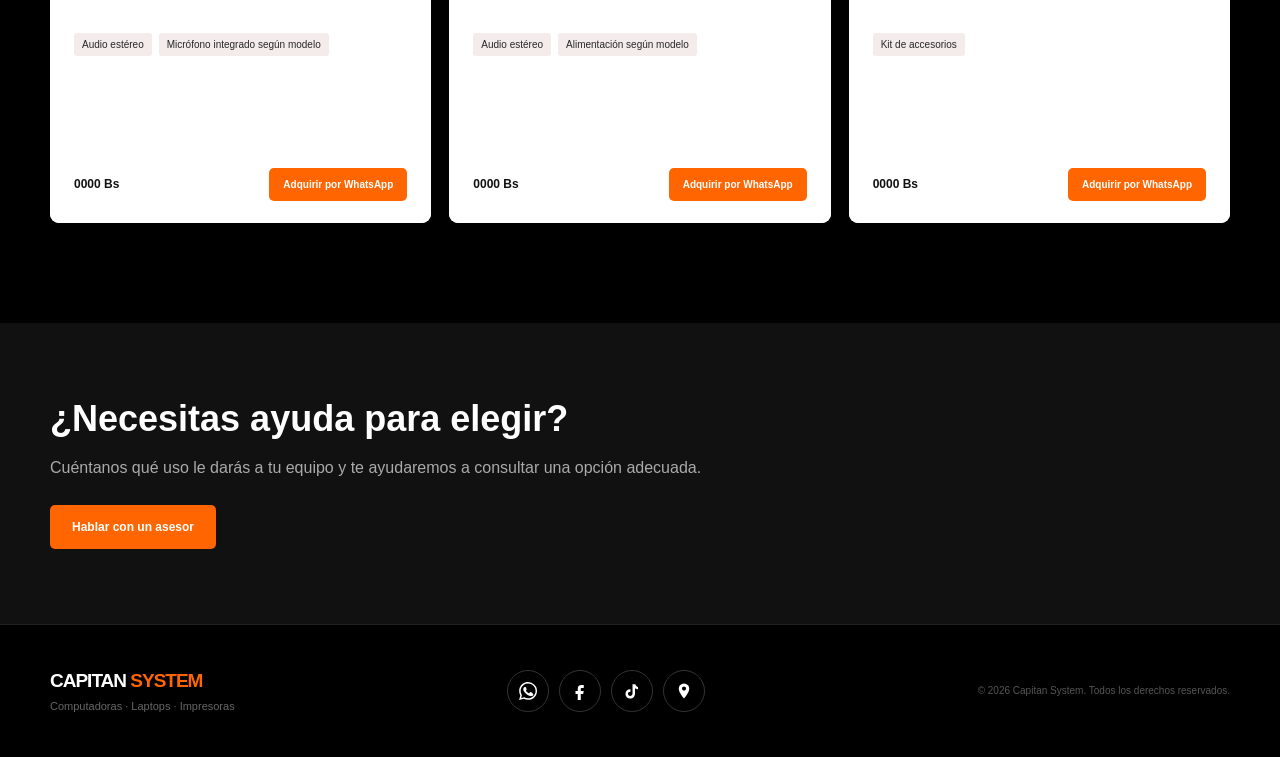
<file: perifericos.html>
<!DOCTYPE html>
<html lang="es">

<head>
    <meta charset="UTF-8">
    <meta name="viewport" content="width=device-width, initial-scale=1.0">
    <meta name="description" content="Capitán System: computadoras, laptops, impresoras y componentes.">
    <title>Periféricos | Capitan System</title>
    <link rel="stylesheet" href="estilos.css">
</head>

<body>
    <header class="encabezado">
        <div class="contenedor encabezado-contenido">
            <a href="index.html" class="logo">CAPITAN <span>SYSTEM</span></a>
            <nav class="menu"><a href="index.html" class="enlace-menu ">Inicio</a><a href="Catalogo.html"
                    class="enlace-menu activo">Catálogo</a><a href="nosotros.html" class="enlace-menu ">Nosotros</a>
            </nav>
            <a href="https://wa.me/59177012318" target="_blank" rel="noopener" class="boton-contacto">WhatsApp</a>
        </div>
    </header>
    <main>
        <section class="presentacion">
            <div class="contenedor"><a class="volver-catalogo" href="Catalogo.html">← Volver al catálogo</a><span
                    class="etiqueta">CATÁLOGO / PERIFÉRICOS</span>
                <div class="presentacion-contenido">
                    <div>
                        <h1>Periféricos<span>para cada necesidad.</span></h1>
                        <p class="descripcion-presentacion">Accesorios para completar tu espacio de trabajo, estudio o
                            juego.</p>
                    </div>
                    <p class="mensaje-consulta">Consulta disponibilidad y precio directamente por WhatsApp.</p>
                </div>
            </div>
        </section>
        <section class="catalogo">
            <div class="contenedor">
                <div class="barra-catalogo">
                    <div><span class="titulo-seccion">NUESTROS PRODUCTOS</span>
                        <p class="cantidad-productos">Periféricos disponibles</p>
                    </div>
                    <div class="filtros">

                    <button class="boton-filtro activo" data-filtro="todos">
                        Todas
                    </button>

                    <button class="boton-filtro" data-filtro="mouse">
                      RATÓN/MOUSE
                    </button>

                    <button class="boton-filtro" data-filtro="teclado">
                       TECLADO
                    </button>
                    <button class="boton-filtro" data-filtro="audífonos">
                        AUDIFONOS
                    </button>
                    <button class="boton-filtro" data-filtro="parlantes">
                        PARLANTES
                    </button>
                    <button class="boton-filtro" data-filtro="micrófono">
                        MICRÓFONO
                    </button>
                </div>
                </div>
                <div class="lista-productos">
                    <!-- PERIFERICO 1 -->
                    <article class="tarjeta-producto" data-categoria="teclado">
                        <div class="imagen-producto"><span class="etiqueta-producto">TECLADO</span>
                            <div style="font-size:13px;font-weight:bold;color:#777;text-align:center;padding:20px;">
                                Teclado</div>
                        </div>
                        <div class="informacion-producto"><span class="categoria-producto">PERIFÉRICOS</span>
                            <h2>Teclado</h2>
                            <p class="descripcion-producto">Para escribir y trabajar cómodamente.</p>
                            <ul class="caracteristicas-producto">
                                <li>Conexión USB</li>
                                <li>Distribución según modelo</li>
                            </ul>
                            <div class="parte-inferior"><span class="texto-consulta">0000 Bs</span><a
                                    class="boton-whatsapp" target="_blank"
                                    href="https://wa.me/59177012318?text=Hola%2C%20quiero%20consultar%20disponibilidad%20y%20precio%20de%20Teclado.">Adquirir
                                    por WhatsApp</a></div>
                        </div>
                    </article>
                     <!-- PERIFERICO 1 -->
                    <article class="tarjeta-producto" data-categoria="ratón-/-mouse">
                        <div class="imagen-producto"><span class="etiqueta-producto">RATÓN / MOUSE</span>
                            <div style="font-size:13px;font-weight:bold;color:#777;text-align:center;padding:20px;">
                                Mouse</div>
                        </div>
                        <div class="informacion-producto"><span class="categoria-producto">PERIFÉRICOS</span>
                            <h2>Mouse</h2>
                            <p class="descripcion-producto">Control preciso para el día a día.</p>
                            <ul class="caracteristicas-producto">
                                <li>Conexión USB</li>
                                <li>Sensor óptico</li>
                            </ul>
                            <div class="parte-inferior"><span class="texto-consulta">0000 Bs</span><a
                                    class="boton-whatsapp" target="_blank"
                                    href="https://wa.me/59177012318?text=Hola%2C%20quiero%20consultar%20disponibilidad%20y%20precio%20de%20Mouse.">Adquirir
                                    por WhatsApp</a></div>
                        </div>
                    </article>
                     <!-- PERIFERICO 1 -->
                    <article class="tarjeta-producto" data-categoria="micrófono">
                        <div class="imagen-producto"><span class="etiqueta-producto">MICRÓFONO</span>
                            <div style="font-size:13px;font-weight:bold;color:#777;text-align:center;padding:20px;">
                                Micrófono</div>
                        </div>
                        <div class="informacion-producto"><span class="categoria-producto">PERIFÉRICOS</span>
                            <h2>Micrófono</h2>
                            <p class="descripcion-producto">Para llamadas, clases y streaming.</p>
                            <ul class="caracteristicas-producto">
                                <li>Conexión según modelo</li>
                            </ul>
                            <div class="parte-inferior"><span class="texto-consulta">0000 Bs</span><a
                                    class="boton-whatsapp" target="_blank"
                                    href="https://wa.me/59177012318?text=Hola%2C%20quiero%20consultar%20disponibilidad%20y%20precio%20de%20Micr%C3%B3fono.">Adquirir
                                    por WhatsApp</a></div>
                        </div>
                    </article>
                     <!-- PERIFERICO 1 -->
                    <article class="tarjeta-producto" data-categoria="audífonos">
                        <div class="imagen-producto"><span class="etiqueta-producto">AUDÍFONOS</span>
                            <div style="font-size:13px;font-weight:bold;color:#777;text-align:center;padding:20px;">
                                Audífonos</div>
                        </div>
                        <div class="informacion-producto"><span class="categoria-producto">PERIFÉRICOS</span>
                            <h2>Audífonos</h2>
                            <p class="descripcion-producto">Para reuniones y entretenimiento.</p>
                            <ul class="caracteristicas-producto">
                                <li>Audio estéreo</li>
                                <li>Micrófono integrado según modelo</li>
                            </ul>
                            <div class="parte-inferior"><span class="texto-consulta">0000 Bs</span><a
                                    class="boton-whatsapp" target="_blank"
                                    href="https://wa.me/59177012318?text=Hola%2C%20quiero%20consultar%20disponibilidad%20y%20precio%20de%20Aud%C3%ADfonos.">Adquirir
                                    por WhatsApp</a></div>
                        </div>
                    </article>
                     <!-- PERIFERICO 1 -->
                    <article class="tarjeta-producto" data-categoria="parlantes">
                        <div class="imagen-producto"><span class="etiqueta-producto">PARLANTES</span>
                            <div style="font-size:13px;font-weight:bold;color:#777;text-align:center;padding:20px;">
                                Parlantes</div>
                        </div>
                        <div class="informacion-producto"><span class="categoria-producto">PERIFÉRICOS</span>
                            <h2>Parlantes</h2>
                            <p class="descripcion-producto">Sonido para tu escritorio.</p>
                            <ul class="caracteristicas-producto">
                                <li>Audio estéreo</li>
                                <li>Alimentación según modelo</li>
                            </ul>
                            <div class="parte-inferior"><span class="texto-consulta">0000 Bs</span><a
                                    class="boton-whatsapp" target="_blank"
                                    href="https://wa.me/59177012318?text=Hola%2C%20quiero%20consultar%20disponibilidad%20y%20precio%20de%20Parlantes.">Adquirir
                                    por WhatsApp</a></div>
                        </div>
                    </article>
                     <!-- PERIFERICO 1 -->
                    <article class="tarjeta-producto" data-categoria="periféricos">
                        <div class="imagen-producto"><span class="etiqueta-producto">PERIFÉRICOS</span>
                            <div style="font-size:13px;font-weight:bold;color:#777;text-align:center;padding:20px;">
                                Combo teclado y mouse</div>
                        </div>
                        <div class="informacion-producto"><span class="categoria-producto">PERIFÉRICOS</span>
                            <h2>Combo teclado y mouse</h2>
                            <p class="descripcion-producto">Una combinación práctica para tu equipo.</p>
                            <ul class="caracteristicas-producto">
                                <li>Kit de accesorios</li>
                            </ul>
                            <div class="parte-inferior"><span class="texto-consulta">0000 Bs</span><a
                                    class="boton-whatsapp" target="_blank"
                                    href="https://wa.me/59177012318?text=Hola%2C%20quiero%20consultar%20disponibilidad%20y%20precio%20de%20Combo%20teclado%20y%20mouse.">Adquirir
                                    por WhatsApp</a></div>
                        </div>
                    </article>
                </div>
            </div>
        </section>
        <section class="bloque-asesoria">
            <div class="contenedor">
                <h2>¿Necesitas ayuda para elegir?</h2>
                <p>Cuéntanos qué uso le darás a tu equipo y te ayudaremos a consultar una opción adecuada.</p><a
                    class="boton-contacto-grande" href="https://wa.me/59177012318" target="_blank">Hablar con un
                    asesor</a>
            </div>
        </section>
    </main>
    <!-- ==========================================
     PIE DE PÁGINA
=========================================== -->
<footer class="pie-pagina">
    <div class="contenedor pie-contenido">
        <!-- INFORMACIÓN DE LA EMPRESA -->
        <div class="informacion-footer">
            <a href="index.html" class="logo">
                CAPITAN
                <span>SYSTEM</span>
            </a>
            <p>
                Computadoras · Laptops · Impresoras
            </p>
        </div>
        <!-- REDES SOCIALES -->
        <div class="redes-footer">
            <a
                href="https://wa.me/59177012318"
                target="_blank"
                class="icono-red"
                aria-label="WhatsApp"
            >
                <svg viewBox="0 0 24 24">
                    <path d="M20.5 3.5A11.8 11.8 0 0 0 12.1 0C5.5 0 .2 5.3.2 11.9c0 2.1.5 4.2 1.6 6L.1 24l6.3-1.7c1.8 1 3.7 1.5 5.7 1.5h.1c6.5 0 11.8-5.3 11.8-11.9 0-3.2-1.2-6.2-3.5-8.4ZM12.1 21.8c-1.8 0-3.6-.5-5.1-1.4l-.4-.2-3.7 1 1-3.6-.2-.4c-1-1.6-1.5-3.4-1.5-5.3C2.2 6.5 6.6 2 12.1 2c2.7 0 5.2 1.1 7.1 3 1.9 1.9 2.9 4.4 2.9 7.1 0 5.4-4.5 9.7-10 9.7Zm5.4-7.3c-.3-.2-1.8-.9-2.1-1-.3-.1-.5-.2-.7.2-.2.3-.8 1-.9 1.2-.2.2-.3.2-.6.1-1.7-.8-2.8-1.5-3.9-3.4-.3-.5.3-.5.8-1.6.1-.2.1-.4 0-.6-.1-.2-.7-1.7-1-2.3-.3-.6-.5-.5-.7-.5h-.6c-.2 0-.6.1-.9.4-.3.3-1.2 1.1-1.2 2.7s1.2 3.1 1.4 3.3c.2.2 2.4 3.7 5.8 5.1 2.2.9 3 .9 4 .7.7-.1 1.8-.7 2-1.4.3-.7.3-1.3.2-1.4-.1-.2-.3-.3-.6-.5Z"/>
                </svg>
            </a>
            <a
                href="https://www.facebook.com/p/Capitan-System-Tecnologia-100067230110592/"
                target="_blank"
                class="icono-red"
                aria-label="Facebook"
            >
                <svg viewBox="0 0 24 24">
                    <path d="M14 8h3V4h-3c-3.3 0-5 1.9-5 5v3H6v4h3v8h4v-8h3.2l.8-4H13V9c0-.7.3-1 1-1Z"/>
                </svg>
            </a>
            <a
                href="https://www.tiktok.com/@capitansystemtecnologia"
                target="_blank"
                class="icono-red"
                aria-label="TikTok"
            >
                <svg viewBox="0 0 24 24">
                    <path d="M16.6 3c.4 1.8 1.4 3.2 3.4 3.7v3.1c-1.5-.1-2.8-.6-4-1.4v6.9c0 4.1-2.8 6.7-6.5 6.7-3.5 0-6.2-2.6-6.2-6.1 0-3.7 2.9-6.3 6.7-6.1v3.2c-1.9-.2-3.4.9-3.4 2.8 0 1.6 1.2 2.9 2.9 2.9 1.8 0 3.2-1.1 3.2-3.6V3h3.9Z"/>
                </svg>
            </a>
            <a
                href="https://www.google.com/maps/place/CAPITAN+SYSTEM/@-16.4903468,-68.1723582,17z/data=!3m1!4b1!4m6!3m5!1s0x915edf65268eb917:0x8c2d34f943ce7d9b!8m2!3d-16.4903468!4d-68.1723582!16s%2Fg%2F11hzbgcq_l?entry=ttu&g_ep=EgoyMDI2MTEwMy4wIKXMDSoASAFQAw%3D%3D"
                target="_blank"
                class="icono-red"
                aria-label="Ubicación"
            >
                <svg viewBox="0 0 24 24">
                    <path d="M12 2a7 7 0 0 0-7 7c0 5.2 7 13 7 13s7-7.8 7-13a7 7 0 0 0-7-7Zm0 9.5A2.5 2.5 0 1 1 12 6a2.5 2.5 0 0 1 0 5.5Z"/>
                </svg>
            </a>
        </div>
        <!-- DERECHOS -->

        <p class="derechos">
            © 2026 Capitan System. Todos los derechos reservados.
        </p>
    </div>
</footer>
    <script src="jss.js"></script>
</body>

</html>
</file>
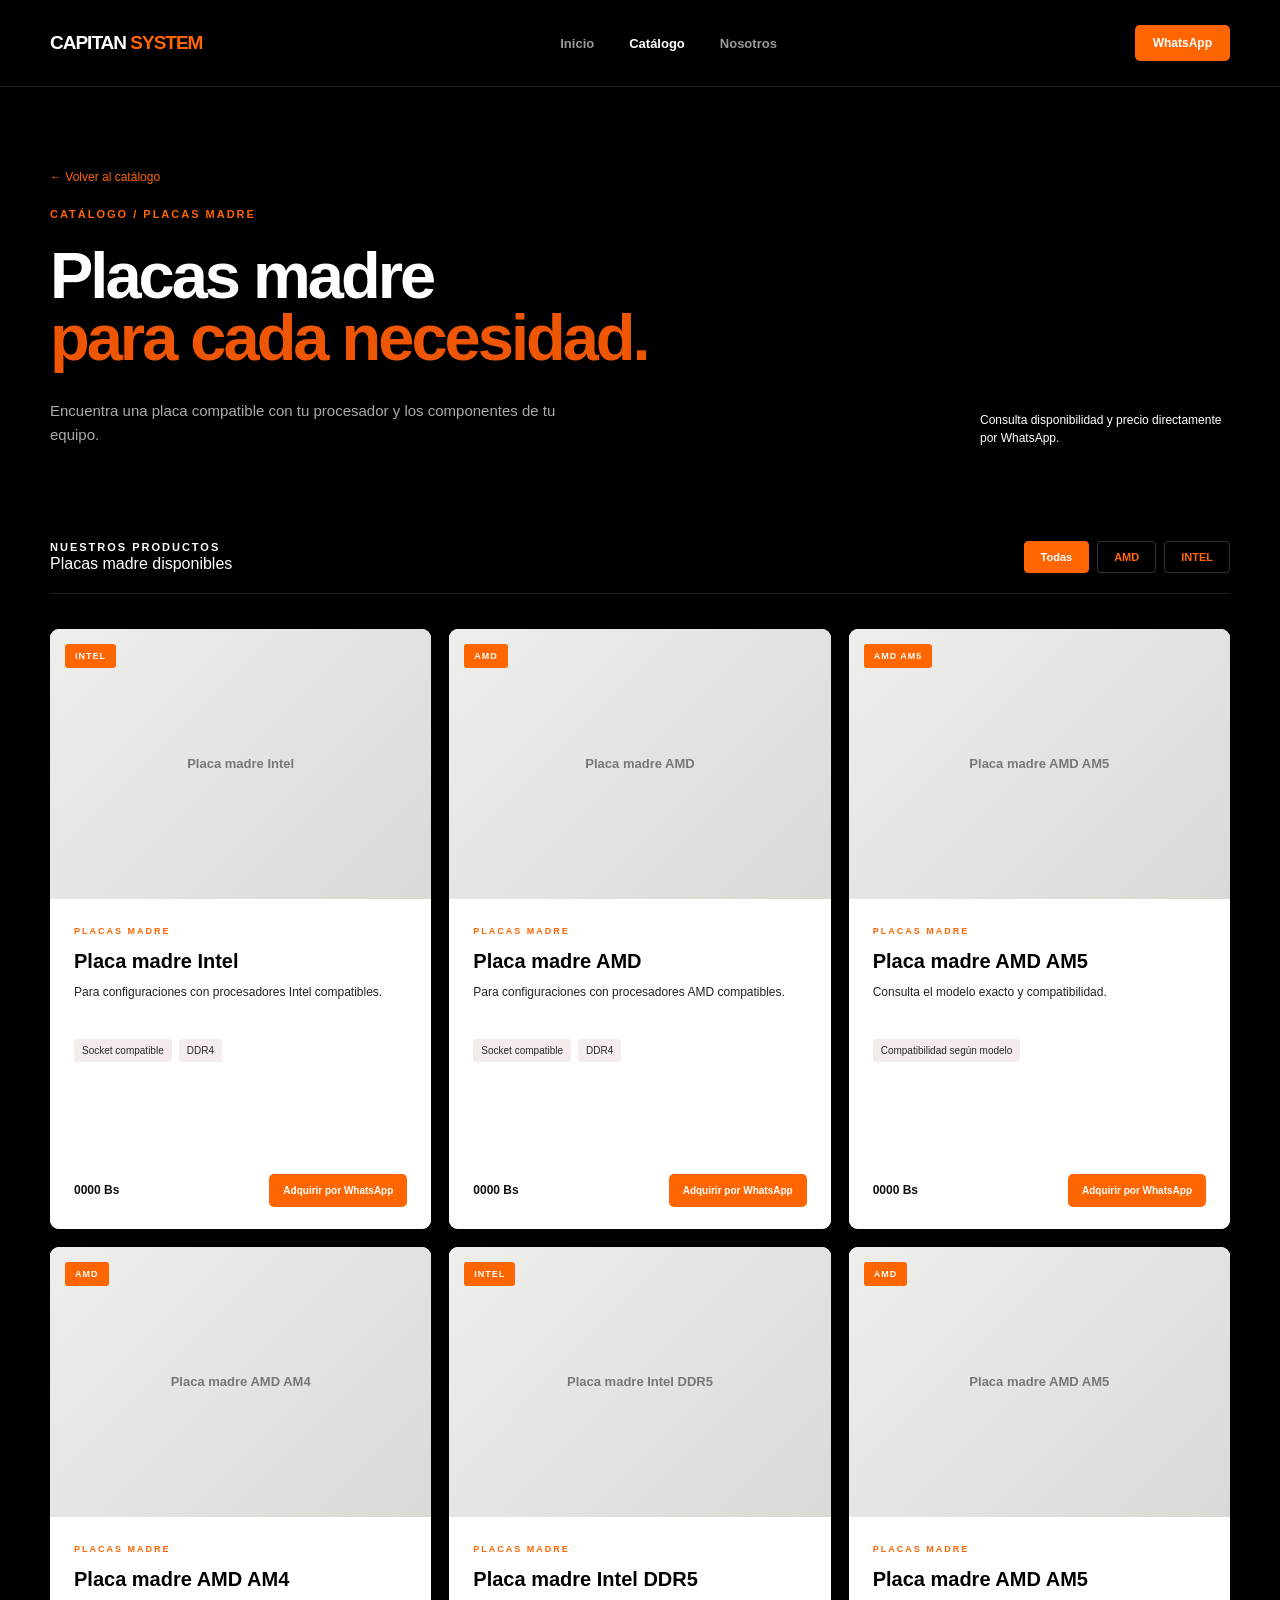
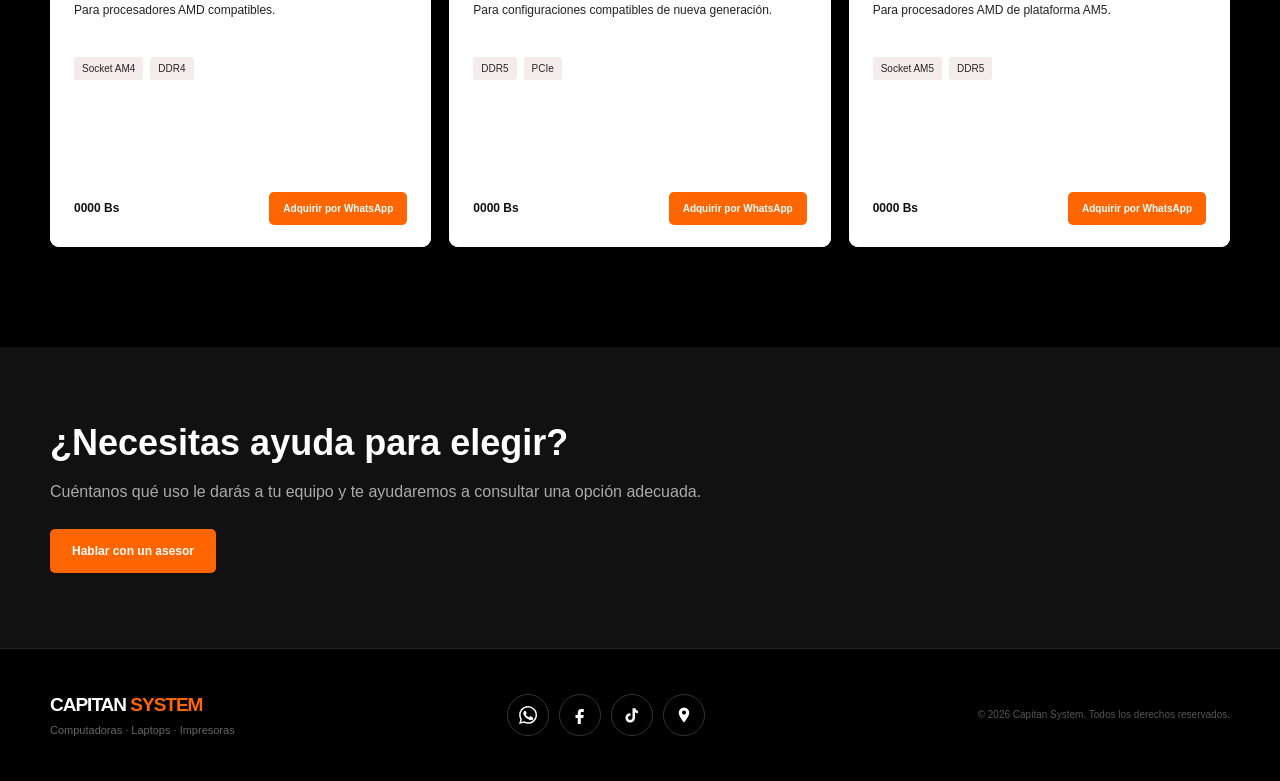
<file: placas.html>
<!DOCTYPE html>
<html lang="es">

<head>
    <meta charset="UTF-8">
    <meta name="viewport" content="width=device-width, initial-scale=1.0">
    <meta name="description" content="Capitán System: computadoras, laptops, impresoras y componentes.">
    <title>Placas madre | Capitan System</title>
    <link rel="stylesheet" href="estilos.css">
</head>

<body>
    <header class="encabezado">
        <div class="contenedor encabezado-contenido">
            <a href="index.html" class="logo">CAPITAN <span>SYSTEM</span></a>
            <nav class="menu"><a href="index.html" class="enlace-menu ">Inicio</a><a href="Catalogo.html"
                    class="enlace-menu activo">Catálogo</a><a href="nosotros.html" class="enlace-menu ">Nosotros</a>
            </nav>
            <a href="https://wa.me/59177012318" target="_blank" rel="noopener" class="boton-contacto">WhatsApp</a>
        </div>
    </header>
    <main>
        <section class="presentacion">
            <div class="contenedor"><a class="volver-catalogo" href="Catalogo.html">← Volver al catálogo</a><span
                    class="etiqueta">CATÁLOGO / PLACAS MADRE</span>
                <div class="presentacion-contenido">
                    <div>
                        <h1>Placas madre<span>para cada necesidad.</span></h1>
                        <p class="descripcion-presentacion">Encuentra una placa compatible con tu procesador y los
                            componentes de tu equipo.</p>
                    </div>
                    <p class="mensaje-consulta">Consulta disponibilidad y precio directamente por WhatsApp.</p>
                </div>
            </div>
        </section>
        <section class="catalogo">
            <div class="contenedor">
                <div class="barra-catalogo">
                    <div><span class="titulo-seccion">NUESTROS PRODUCTOS</span>
                        <p class="cantidad-productos">Placas madre disponibles</p>
                    </div>
                    <div class="filtros">

                    <button class="boton-filtro activo" data-filtro="todos">
                        Todas
                    </button>

                    <button class="boton-filtro" data-filtro="amd">
                      AMD
                    </button>

                    <button class="boton-filtro" data-filtro="intel">
                       INTEL
                    </button>
                    
                </div>
                </div>
                <div class="lista-productos">
                     <!-- PLACA 1 -->
                    <article class="tarjeta-producto" data-categoria="intel">
                        <div class="imagen-producto"><span class="etiqueta-producto">INTEL</span>
                            <div style="font-size:13px;font-weight:bold;color:#777;text-align:center;padding:20px;">
                                Placa madre Intel</div>
                        </div>
                        <div class="informacion-producto"><span class="categoria-producto">PLACAS MADRE</span>
                            <h2>Placa madre Intel</h2>
                            <p class="descripcion-producto">Para configuraciones con procesadores Intel compatibles.</p>
                            <ul class="caracteristicas-producto">
                                <li>Socket compatible</li>
                                <li>DDR4</li>
                            </ul>
                            <div class="parte-inferior"><span class="texto-consulta">0000 Bs</span><a
                                    class="boton-whatsapp" target="_blank"
                                    href="https://wa.me/59177012318?text=Hola%2C%20quiero%20consultar%20disponibilidad%20y%20precio%20de%20Placa%20madre%20Intel.">Adquirir
                                    por WhatsApp</a></div>
                        </div>
                    </article>
                     <!-- PLACA 1 -->
                    <article class="tarjeta-producto" data-categoria="amd">
                        <div class="imagen-producto"><span class="etiqueta-producto">AMD</span>
                            <div style="font-size:13px;font-weight:bold;color:#777;text-align:center;padding:20px;">
                                Placa madre AMD</div>
                        </div>
                        <div class="informacion-producto"><span class="categoria-producto">PLACAS MADRE</span>
                            <h2>Placa madre AMD</h2>
                            <p class="descripcion-producto">Para configuraciones con procesadores AMD compatibles.</p>
                            <ul class="caracteristicas-producto">
                                <li>Socket compatible</li>
                                <li>DDR4</li>
                            </ul>
                            <div class="parte-inferior"><span class="texto-consulta">0000 Bs</span><a
                                    class="boton-whatsapp" target="_blank"
                                    href="https://wa.me/59177012318?text=Hola%2C%20quiero%20consultar%20disponibilidad%20y%20precio%20de%20Placa%20madre%20AMD.">Adquirir
                                    por WhatsApp</a></div>
                        </div>
                    </article>
                     <!-- PLACA 1 -->
                    <article class="tarjeta-producto" data-categoria="intel">
                        <div class="imagen-producto"><span class="etiqueta-producto">AMD AM5</span>
                            <div style="font-size:13px;font-weight:bold;color:#777;text-align:center;padding:20px;">
                                Placa madre AMD AM5</div>
                        </div>
                        <div class="informacion-producto"><span class="categoria-producto">PLACAS MADRE</span>
                            <h2>Placa madre AMD AM5</h2>
                            <p class="descripcion-producto">Consulta el modelo exacto y compatibilidad.</p>
                            <ul class="caracteristicas-producto">
                                <li>Compatibilidad según modelo</li>
                            </ul>
                            <div class="parte-inferior"><span class="texto-consulta">0000 Bs</span><a
                                    class="boton-whatsapp" target="_blank"
                                    href="https://wa.me/59177012318?text=Hola%2C%20quiero%20consultar%20disponibilidad%20y%20precio%20de%20Placa%20madre%20Intel%206ta/8va%20gen.">Adquirir
                                    por WhatsApp</a></div>
                        </div>
                    </article>
                     <!-- PLACA 1 -->
                    <article class="tarjeta-producto" data-categoria="amd">
                        <div class="imagen-producto"><span class="etiqueta-producto">AMD</span>
                            <div style="font-size:13px;font-weight:bold;color:#777;text-align:center;padding:20px;">
                                Placa madre AMD AM4</div>
                        </div>
                        <div class="informacion-producto"><span class="categoria-producto">PLACAS MADRE</span>
                            <h2>Placa madre AMD AM4</h2>
                            <p class="descripcion-producto">Para procesadores AMD compatibles.</p>
                            <ul class="caracteristicas-producto">
                                <li>Socket AM4</li>
                                <li>DDR4</li>
                            </ul>
                            <div class="parte-inferior"><span class="texto-consulta">0000 Bs</span><a
                                    class="boton-whatsapp" target="_blank"
                                    href="https://wa.me/59177012318?text=Hola%2C%20quiero%20consultar%20disponibilidad%20y%20precio%20de%20Placa%20madre%20AMD%20AM4.">Adquirir
                                    por WhatsApp</a></div>
                        </div>
                    </article>
                     <!-- PLACA 1 -->
                    <article class="tarjeta-producto" data-categoria="intel">
                        <div class="imagen-producto"><span class="etiqueta-producto">INTEL</span>
                            <div style="font-size:13px;font-weight:bold;color:#777;text-align:center;padding:20px;">
                                Placa madre Intel DDR5</div>
                        </div>
                        <div class="informacion-producto"><span class="categoria-producto">PLACAS MADRE</span>
                            <h2>Placa madre Intel DDR5</h2>
                            <p class="descripcion-producto">Para configuraciones compatibles de nueva generación.</p>
                            <ul class="caracteristicas-producto">
                                <li>DDR5</li>
                                <li>PCIe</li>
                            </ul>
                            <div class="parte-inferior"><span class="texto-consulta">0000 Bs</span><a
                                    class="boton-whatsapp" target="_blank"
                                    href="https://wa.me/59177012318?text=Hola%2C%20quiero%20consultar%20disponibilidad%20y%20precio%20de%20Placa%20madre%20Intel%20DDR5.">Adquirir
                                    por WhatsApp</a></div>
                        </div>
                    </article>
                     <!-- PLACA 1 -->
                    <article class="tarjeta-producto" data-categoria="amd">
                        <div class="imagen-producto"><span class="etiqueta-producto">AMD</span>
                            <div style="font-size:13px;font-weight:bold;color:#777;text-align:center;padding:20px;">
                                Placa madre AMD AM5</div>
                        </div>
                        <div class="informacion-producto"><span class="categoria-producto">PLACAS MADRE</span>
                            <h2>Placa madre AMD AM5</h2>
                            <p class="descripcion-producto">Para procesadores AMD de plataforma AM5.</p>
                            <ul class="caracteristicas-producto">
                                <li>Socket AM5</li>
                                <li>DDR5</li>
                            </ul>
                            <div class="parte-inferior"><span class="texto-consulta">0000 Bs</span><a
                                    class="boton-whatsapp" target="_blank"
                                    href="https://wa.me/59177012318?text=Hola%2C%20quiero%20consultar%20disponibilidad%20y%20precio%20de%20Placa%20madre%20AMD%20AM5.">Adquirir
                                    por WhatsApp</a></div>
                        </div>
                    </article>
                </div>
            </div>
        </section>
        <section class="bloque-asesoria">
            <div class="contenedor">
                <h2>¿Necesitas ayuda para elegir?</h2>
                <p>Cuéntanos qué uso le darás a tu equipo y te ayudaremos a consultar una opción adecuada.</p><a
                    class="boton-contacto-grande" href="https://wa.me/59177012318" target="_blank">Hablar con un
                    asesor</a>
            </div>
        </section>
    </main>
   <!-- ==========================================
     PIE DE PÁGINA
=========================================== -->
<footer class="pie-pagina">
    <div class="contenedor pie-contenido">
        <!-- INFORMACIÓN DE LA EMPRESA -->
        <div class="informacion-footer">
            <a href="index.html" class="logo">
                CAPITAN
                <span>SYSTEM</span>
            </a>
            <p>
                Computadoras · Laptops · Impresoras
            </p>
        </div>
        <!-- REDES SOCIALES -->
        <div class="redes-footer">
            <a
                href="https://wa.me/59177012318"
                target="_blank"
                class="icono-red"
                aria-label="WhatsApp"
            >
                <svg viewBox="0 0 24 24">
                    <path d="M20.5 3.5A11.8 11.8 0 0 0 12.1 0C5.5 0 .2 5.3.2 11.9c0 2.1.5 4.2 1.6 6L.1 24l6.3-1.7c1.8 1 3.7 1.5 5.7 1.5h.1c6.5 0 11.8-5.3 11.8-11.9 0-3.2-1.2-6.2-3.5-8.4ZM12.1 21.8c-1.8 0-3.6-.5-5.1-1.4l-.4-.2-3.7 1 1-3.6-.2-.4c-1-1.6-1.5-3.4-1.5-5.3C2.2 6.5 6.6 2 12.1 2c2.7 0 5.2 1.1 7.1 3 1.9 1.9 2.9 4.4 2.9 7.1 0 5.4-4.5 9.7-10 9.7Zm5.4-7.3c-.3-.2-1.8-.9-2.1-1-.3-.1-.5-.2-.7.2-.2.3-.8 1-.9 1.2-.2.2-.3.2-.6.1-1.7-.8-2.8-1.5-3.9-3.4-.3-.5.3-.5.8-1.6.1-.2.1-.4 0-.6-.1-.2-.7-1.7-1-2.3-.3-.6-.5-.5-.7-.5h-.6c-.2 0-.6.1-.9.4-.3.3-1.2 1.1-1.2 2.7s1.2 3.1 1.4 3.3c.2.2 2.4 3.7 5.8 5.1 2.2.9 3 .9 4 .7.7-.1 1.8-.7 2-1.4.3-.7.3-1.3.2-1.4-.1-.2-.3-.3-.6-.5Z"/>
                </svg>
            </a>
            <a
                href="https://www.facebook.com/p/Capitan-System-Tecnologia-100067230110592/"
                target="_blank"
                class="icono-red"
                aria-label="Facebook"
            >
                <svg viewBox="0 0 24 24">
                    <path d="M14 8h3V4h-3c-3.3 0-5 1.9-5 5v3H6v4h3v8h4v-8h3.2l.8-4H13V9c0-.7.3-1 1-1Z"/>
                </svg>
            </a>
            <a
                href="https://www.tiktok.com/@capitansystemtecnologia"
                target="_blank"
                class="icono-red"
                aria-label="TikTok"
            >
                <svg viewBox="0 0 24 24">
                    <path d="M16.6 3c.4 1.8 1.4 3.2 3.4 3.7v3.1c-1.5-.1-2.8-.6-4-1.4v6.9c0 4.1-2.8 6.7-6.5 6.7-3.5 0-6.2-2.6-6.2-6.1 0-3.7 2.9-6.3 6.7-6.1v3.2c-1.9-.2-3.4.9-3.4 2.8 0 1.6 1.2 2.9 2.9 2.9 1.8 0 3.2-1.1 3.2-3.6V3h3.9Z"/>
                </svg>
            </a>
            <a
                href="https://www.google.com/maps/place/CAPITAN+SYSTEM/@-16.4903468,-68.1723582,17z/data=!3m1!4b1!4m6!3m5!1s0x915edf65268eb917:0x8c2d34f943ce7d9b!8m2!3d-16.4903468!4d-68.1723582!16s%2Fg%2F11hzbgcq_l?entry=ttu&g_ep=EgoyMDI2MTEwMy4wIKXMDSoASAFQAw%3D%3D"
                target="_blank"
                class="icono-red"
                aria-label="Ubicación"
            >
                <svg viewBox="0 0 24 24">
                    <path d="M12 2a7 7 0 0 0-7 7c0 5.2 7 13 7 13s7-7.8 7-13a7 7 0 0 0-7-7Zm0 9.5A2.5 2.5 0 1 1 12 6a2.5 2.5 0 0 1 0 5.5Z"/>
                </svg>
            </a>
        </div>
        <!-- DERECHOS -->

        <p class="derechos">
            © 2026 Capitan System. Todos los derechos reservados.
        </p>
    </div>
</footer>
    <script src="jss.js"></script>
</body>

</html>
</file>
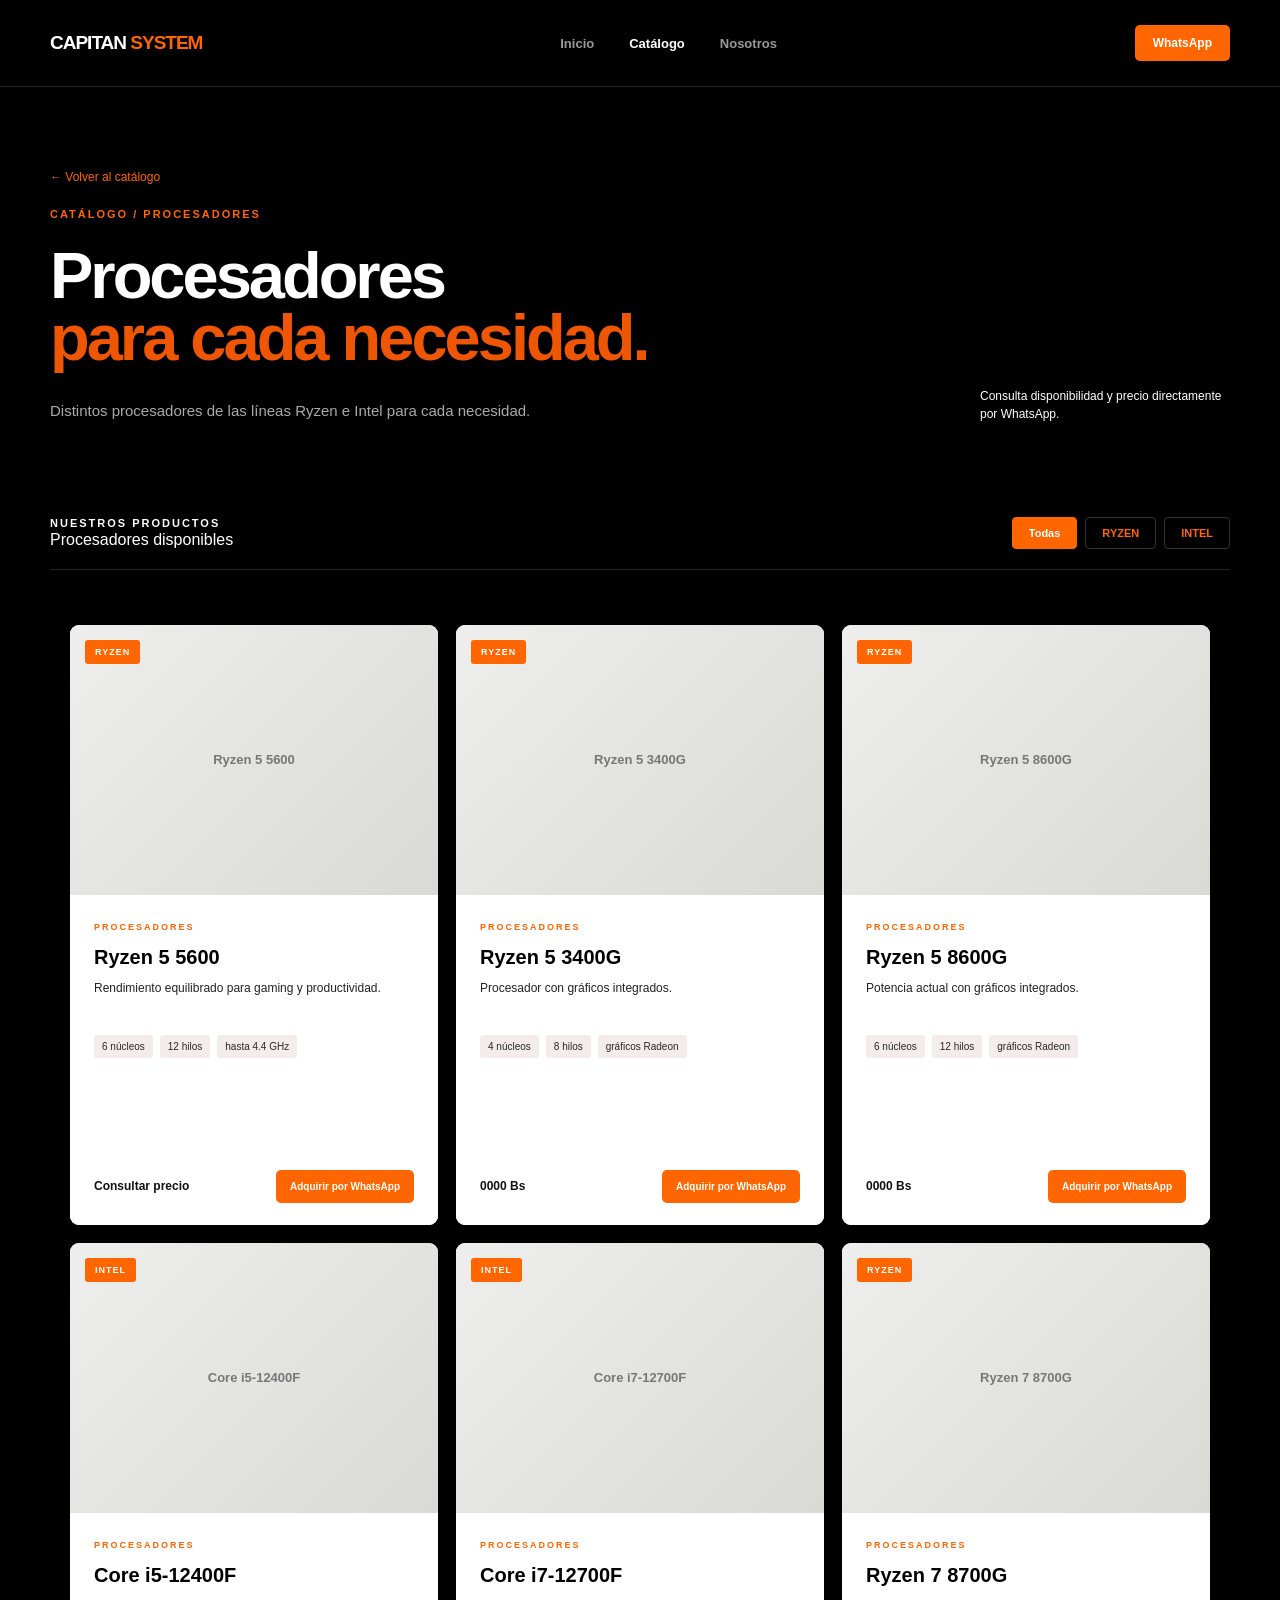
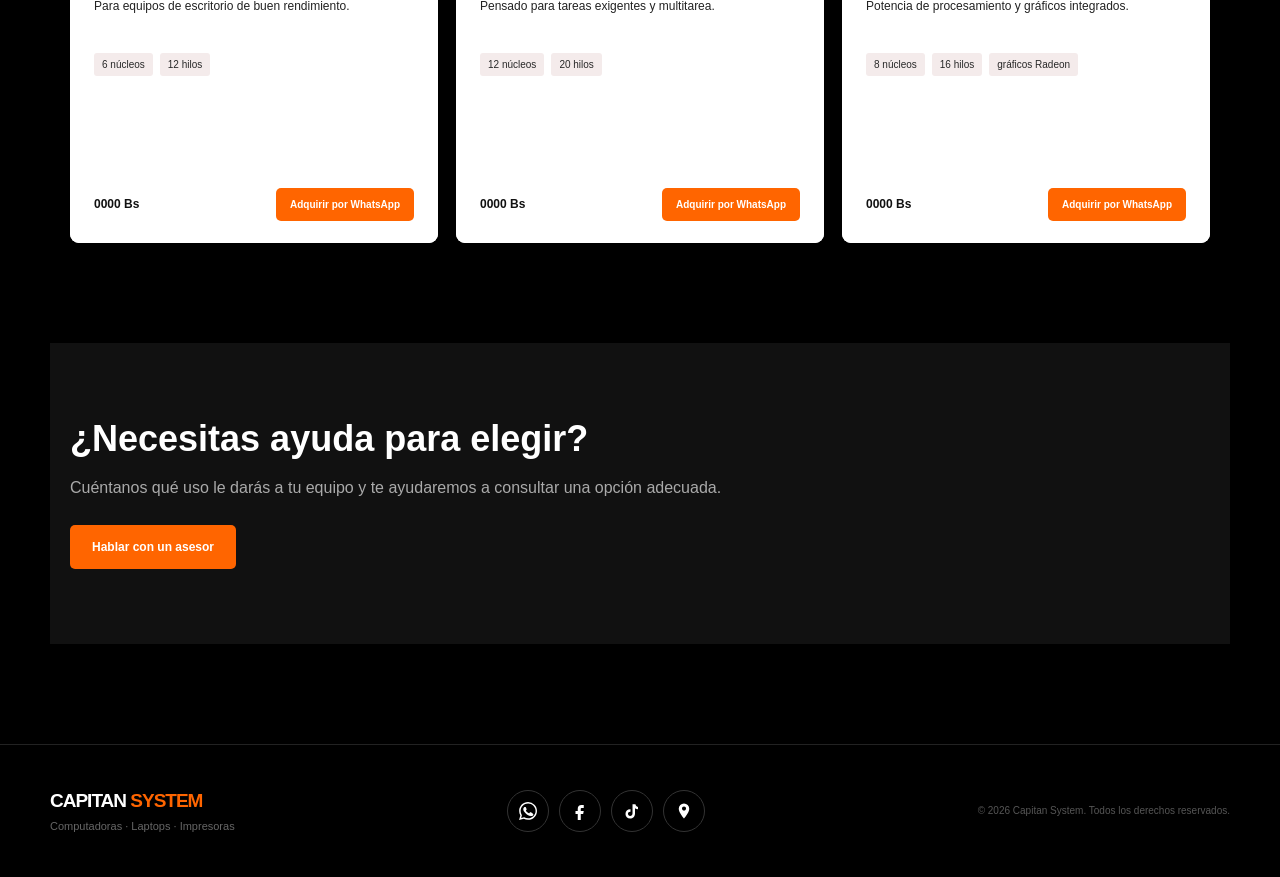
<file: procesadores.html>
<!DOCTYPE html>
<html lang="es">

<head>
    <meta charset="UTF-8">
    <meta name="viewport" content="width=device-width, initial-scale=1.0">
    <meta name="description" content="Capitán System: computadoras, laptops, impresoras y componentes.">
    <title>Procesadores | Capitan System</title>
    <link rel="stylesheet" href="estilos.css">
</head>

<body>
    <header class="encabezado">
        <div class="contenedor encabezado-contenido">
            <a href="index.html" class="logo">CAPITAN <span>SYSTEM</span></a>
            <nav class="menu"><a href="index.html" class="enlace-menu ">Inicio</a><a href="Catalogo.html"
                    class="enlace-menu activo">Catálogo</a><a href="nosotros.html" class="enlace-menu ">Nosotros</a>
            </nav>
            <a href="https://wa.me/59177012318" target="_blank" rel="noopener" class="boton-contacto">WhatsApp</a>
        </div>
    </header>
    <main>
        <section class="presentacion">
            <div class="contenedor"><a class="volver-catalogo" href="Catalogo.html">← Volver al catálogo</a><span
                    class="etiqueta">CATÁLOGO / PROCESADORES</span>
                <div class="presentacion-contenido">
                    <div>
                        <h1>Procesadores<span>para cada necesidad.</span></h1>
                        <p class="descripcion-presentacion">Distintos procesadores de las líneas Ryzen e Intel para cada
                            necesidad.</p>
                    </div>
                   <p class="mensaje-consulta">Consulta disponibilidad y precio directamente por WhatsApp.</p>
                </div>
                </div>
            </div>
        </section>
        <section class="catalogo">
            <div class="contenedor">
                <div class="barra-catalogo">
                    <div><span class="titulo-seccion">NUESTROS PRODUCTOS</span>
                        <p class="cantidad-productos">Procesadores disponibles</p>
                    </div>
                    <div class="filtros">

                    <button class="boton-filtro activo" data-filtro="todos">
                        Todas
                    </button>

                    <button class="boton-filtro" data-filtro="ryzen">
                      RYZEN
                    </button>

                    <button class="boton-filtro" data-filtro="intel">
                      INTEL
                    </button>
                </div>
               </div>
        <section class="catalogo">
            <div class="contenedor">
                <div class="lista-productos">
                     <!-- PROCESADOR 1 -->
                    <article class="tarjeta-producto" data-categoria="ryzen">
                        <div class="imagen-producto"><span class="etiqueta-producto">RYZEN</span>
                            <div style="font-size:13px;font-weight:bold;color:#777;text-align:center;padding:20px;">
                                Ryzen 5 5600</div>
                        </div>
                        <div class="informacion-producto"><span class="categoria-producto">PROCESADORES</span>
                            <h2>Ryzen 5 5600</h2>
                            <p class="descripcion-producto">Rendimiento equilibrado para gaming y productividad.</p>
                            <ul class="caracteristicas-producto">
                                <li>6 núcleos</li>
                                <li>12 hilos</li>
                                <li>hasta 4.4 GHz</li>
                            </ul>
                            <div class="parte-inferior"><span class="texto-consulta">Consultar precio</span><a
                                    class="boton-whatsapp" target="_blank"
                                    href="https://wa.me/59177012318?text=Hola%2C%20quiero%20consultar%20disponibilidad%20y%20precio%20de%20Ryzen%205%205600.">Adquirir
                                    por WhatsApp</a></div>
                        </div>
                    </article>
                    <!-- PROCESADOR 1 -->
                    <article class="tarjeta-producto" data-categoria="ryzen">
                        <div class="imagen-producto"><span class="etiqueta-producto">RYZEN</span>
                            <div style="font-size:13px;font-weight:bold;color:#777;text-align:center;padding:20px;">
                                Ryzen 5 3400G</div>
                        </div>
                        <div class="informacion-producto"><span class="categoria-producto">PROCESADORES</span>
                            <h2>Ryzen 5 3400G</h2>
                            <p class="descripcion-producto">Procesador con gráficos integrados.</p>
                            <ul class="caracteristicas-producto">
                                <li>4 núcleos</li>
                                <li>8 hilos</li>
                                <li>gráficos Radeon</li>
                            </ul>
                            <div class="parte-inferior"><span class="texto-consulta">0000 Bs</span><a
                                    class="boton-whatsapp" target="_blank"
                                    href="https://wa.me/59177012318?text=Hola%2C%20quiero%20consultar%20disponibilidad%20y%20precio%20de%20Ryzen%205%203400G.">Adquirir
                                    por WhatsApp</a></div>
                        </div>
                    </article>
                    <!-- PROCESADOR 1 -->
                    <article class="tarjeta-producto" data-categoria="ryzen">
                        <div class="imagen-producto"><span class="etiqueta-producto">RYZEN</span>
                            <div style="font-size:13px;font-weight:bold;color:#777;text-align:center;padding:20px;">
                                Ryzen 5 8600G</div>
                        </div>
                        <div class="informacion-producto"><span class="categoria-producto">PROCESADORES</span>
                            <h2>Ryzen 5 8600G</h2>
                            <p class="descripcion-producto">Potencia actual con gráficos integrados.</p>
                            <ul class="caracteristicas-producto">
                                <li>6 núcleos</li>
                                <li>12 hilos</li>
                                <li>gráficos Radeon</li>
                            </ul>
                            <div class="parte-inferior"><span class="texto-consulta">0000 Bs</span><a
                                    class="boton-whatsapp" target="_blank"
                                    href="https://wa.me/59177012318?text=Hola%2C%20quiero%20consultar%20disponibilidad%20y%20precio%20de%20Ryzen%205%208600G.">Adquirir
                                    por WhatsApp</a></div>
                        </div>
                    </article>
                    <!-- PROCESADOR 1 -->
                    <article class="tarjeta-producto" data-categoria="intel">
                        <div class="imagen-producto"><span class="etiqueta-producto">INTEL</span>
                            <div style="font-size:13px;font-weight:bold;color:#777;text-align:center;padding:20px;">Core
                                i5-12400F</div>
                        </div>
                        <div class="informacion-producto"><span class="categoria-producto">PROCESADORES</span>
                            <h2>Core i5-12400F</h2>
                            <p class="descripcion-producto">Para equipos de escritorio de buen rendimiento.</p>
                            <ul class="caracteristicas-producto">
                                <li>6 núcleos</li>
                                <li>12 hilos</li>
                            </ul>
                            <div class="parte-inferior"><span class="texto-consulta">0000 Bs</span><a
                                    class="boton-whatsapp" target="_blank"
                                    href="https://wa.me/59177012318?text=Hola%2C%20quiero%20consultar%20disponibilidad%20y%20precio%20de%20Core%20i5-12400F.">Adquirir
                                    por WhatsApp</a></div>
                        </div>
                    </article>
                    <!-- PROCESADOR 1 -->
                    <article class="tarjeta-producto" data-categoria="intel">
                        <div class="imagen-producto"><span class="etiqueta-producto">INTEL</span>
                            <div style="font-size:13px;font-weight:bold;color:#777;text-align:center;padding:20px;">Core
                                i7-12700F</div>
                        </div>
                        <div class="informacion-producto"><span class="categoria-producto">PROCESADORES</span>
                            <h2>Core i7-12700F</h2>
                            <p class="descripcion-producto">Pensado para tareas exigentes y multitarea.</p>
                            <ul class="caracteristicas-producto">
                                <li>12 núcleos</li>
                                <li>20 hilos</li>
                            </ul>
                            <div class="parte-inferior"><span class="texto-consulta">0000 Bs</span><a
                                    class="boton-whatsapp" target="_blank"
                                    href="https://wa.me/59177012318?text=Hola%2C%20quiero%20consultar%20disponibilidad%20y%20precio%20de%20Core%20i7-12700F.">Adquirir
                                    por WhatsApp</a></div>
                        </div>
                    </article>
                    <!-- PROCESADOR 1 -->
                    <article class="tarjeta-producto" data-categoria="ryzen">
                        <div class="imagen-producto"><span class="etiqueta-producto">RYZEN</span>
                            <div style="font-size:13px;font-weight:bold;color:#777;text-align:center;padding:20px;">
                                Ryzen 7 8700G</div>
                        </div>
                        <div class="informacion-producto"><span class="categoria-producto">PROCESADORES</span>
                            <h2>Ryzen 7 8700G</h2>
                            <p class="descripcion-producto">Potencia de procesamiento y gráficos integrados.</p>
                            <ul class="caracteristicas-producto">
                                <li>8 núcleos</li>
                                <li>16 hilos</li>
                                <li>gráficos Radeon</li>
                            </ul>
                            <div class="parte-inferior"><span class="texto-consulta">0000 Bs</span><a
                                    class="boton-whatsapp" target="_blank"
                                    href="https://wa.me/59177012318?text=Hola%2C%20quiero%20consultar%20disponibilidad%20y%20precio%20de%20Ryzen%207%208700G.">Adquirir
                                    por WhatsApp</a></div>
                        </div>
                    </article>
                </div>
            </div>
        </section>
        <section class="bloque-asesoria">
            <div class="contenedor">
                <h2>¿Necesitas ayuda para elegir?</h2>
                <p>Cuéntanos qué uso le darás a tu equipo y te ayudaremos a consultar una opción adecuada.</p><a
                    class="boton-contacto-grande" href="https://wa.me/59177012318" target="_blank">Hablar con un
                    asesor</a>
            </div>
        </section>
    </main>
   <!-- ==========================================
     PIE DE PÁGINA
=========================================== -->
<footer class="pie-pagina">
    <div class="contenedor pie-contenido">
        <!-- INFORMACIÓN DE LA EMPRESA -->
        <div class="informacion-footer">
            <a href="index.html" class="logo">
                CAPITAN
                <span>SYSTEM</span>
            </a>
            <p>
                Computadoras · Laptops · Impresoras
            </p>
        </div>
        <!-- REDES SOCIALES -->
        <div class="redes-footer">
            <a
                href="https://wa.me/59177012318"
                target="_blank"
                class="icono-red"
                aria-label="WhatsApp"
            >
                <svg viewBox="0 0 24 24">
                    <path d="M20.5 3.5A11.8 11.8 0 0 0 12.1 0C5.5 0 .2 5.3.2 11.9c0 2.1.5 4.2 1.6 6L.1 24l6.3-1.7c1.8 1 3.7 1.5 5.7 1.5h.1c6.5 0 11.8-5.3 11.8-11.9 0-3.2-1.2-6.2-3.5-8.4ZM12.1 21.8c-1.8 0-3.6-.5-5.1-1.4l-.4-.2-3.7 1 1-3.6-.2-.4c-1-1.6-1.5-3.4-1.5-5.3C2.2 6.5 6.6 2 12.1 2c2.7 0 5.2 1.1 7.1 3 1.9 1.9 2.9 4.4 2.9 7.1 0 5.4-4.5 9.7-10 9.7Zm5.4-7.3c-.3-.2-1.8-.9-2.1-1-.3-.1-.5-.2-.7.2-.2.3-.8 1-.9 1.2-.2.2-.3.2-.6.1-1.7-.8-2.8-1.5-3.9-3.4-.3-.5.3-.5.8-1.6.1-.2.1-.4 0-.6-.1-.2-.7-1.7-1-2.3-.3-.6-.5-.5-.7-.5h-.6c-.2 0-.6.1-.9.4-.3.3-1.2 1.1-1.2 2.7s1.2 3.1 1.4 3.3c.2.2 2.4 3.7 5.8 5.1 2.2.9 3 .9 4 .7.7-.1 1.8-.7 2-1.4.3-.7.3-1.3.2-1.4-.1-.2-.3-.3-.6-.5Z"/>
                </svg>
            </a>
            <a
                href="https://www.facebook.com/p/Capitan-System-Tecnologia-100067230110592/"
                target="_blank"
                class="icono-red"
                aria-label="Facebook"
            >
                <svg viewBox="0 0 24 24">
                    <path d="M14 8h3V4h-3c-3.3 0-5 1.9-5 5v3H6v4h3v8h4v-8h3.2l.8-4H13V9c0-.7.3-1 1-1Z"/>
                </svg>
            </a>
            <a
                href="https://www.tiktok.com/@capitansystemtecnologia"
                target="_blank"
                class="icono-red"
                aria-label="TikTok"
            >
                <svg viewBox="0 0 24 24">
                    <path d="M16.6 3c.4 1.8 1.4 3.2 3.4 3.7v3.1c-1.5-.1-2.8-.6-4-1.4v6.9c0 4.1-2.8 6.7-6.5 6.7-3.5 0-6.2-2.6-6.2-6.1 0-3.7 2.9-6.3 6.7-6.1v3.2c-1.9-.2-3.4.9-3.4 2.8 0 1.6 1.2 2.9 2.9 2.9 1.8 0 3.2-1.1 3.2-3.6V3h3.9Z"/>
                </svg>
            </a>
            <a
                href="https://www.google.com/maps/place/CAPITAN+SYSTEM/@-16.4903468,-68.1723582,17z/data=!3m1!4b1!4m6!3m5!1s0x915edf65268eb917:0x8c2d34f943ce7d9b!8m2!3d-16.4903468!4d-68.1723582!16s%2Fg%2F11hzbgcq_l?entry=ttu&g_ep=EgoyMDI2MTEwMy4wIKXMDSoASAFQAw%3D%3D"
                target="_blank"
                class="icono-red"
                aria-label="Ubicación"
            >
                <svg viewBox="0 0 24 24">
                    <path d="M12 2a7 7 0 0 0-7 7c0 5.2 7 13 7 13s7-7.8 7-13a7 7 0 0 0-7-7Zm0 9.5A2.5 2.5 0 1 1 12 6a2.5 2.5 0 0 1 0 5.5Z"/>
                </svg>
            </a>
        </div>
        <!-- DERECHOS -->

        <p class="derechos">
            © 2026 Capitan System. Todos los derechos reservados.
        </p>
    </div>
</footer>
    <script src="jss.js"></script>
</body>

</html>
</file>
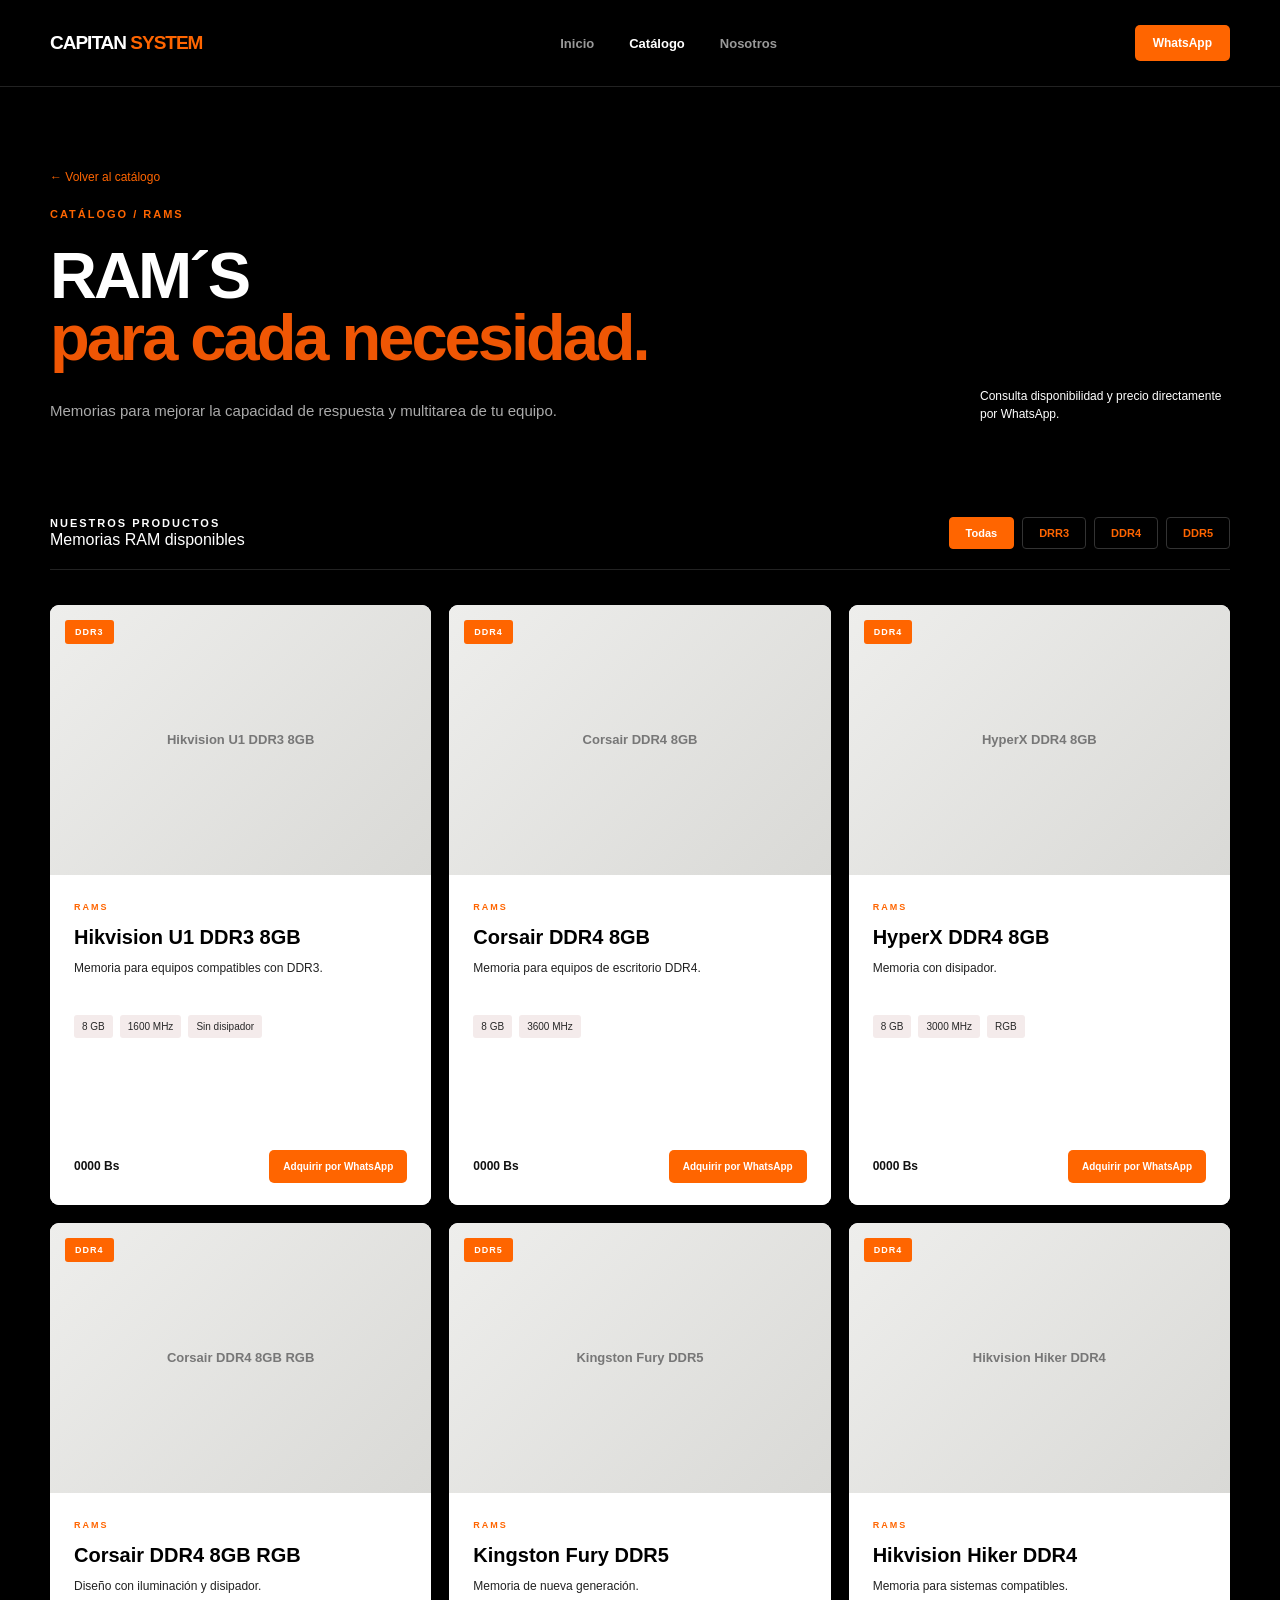
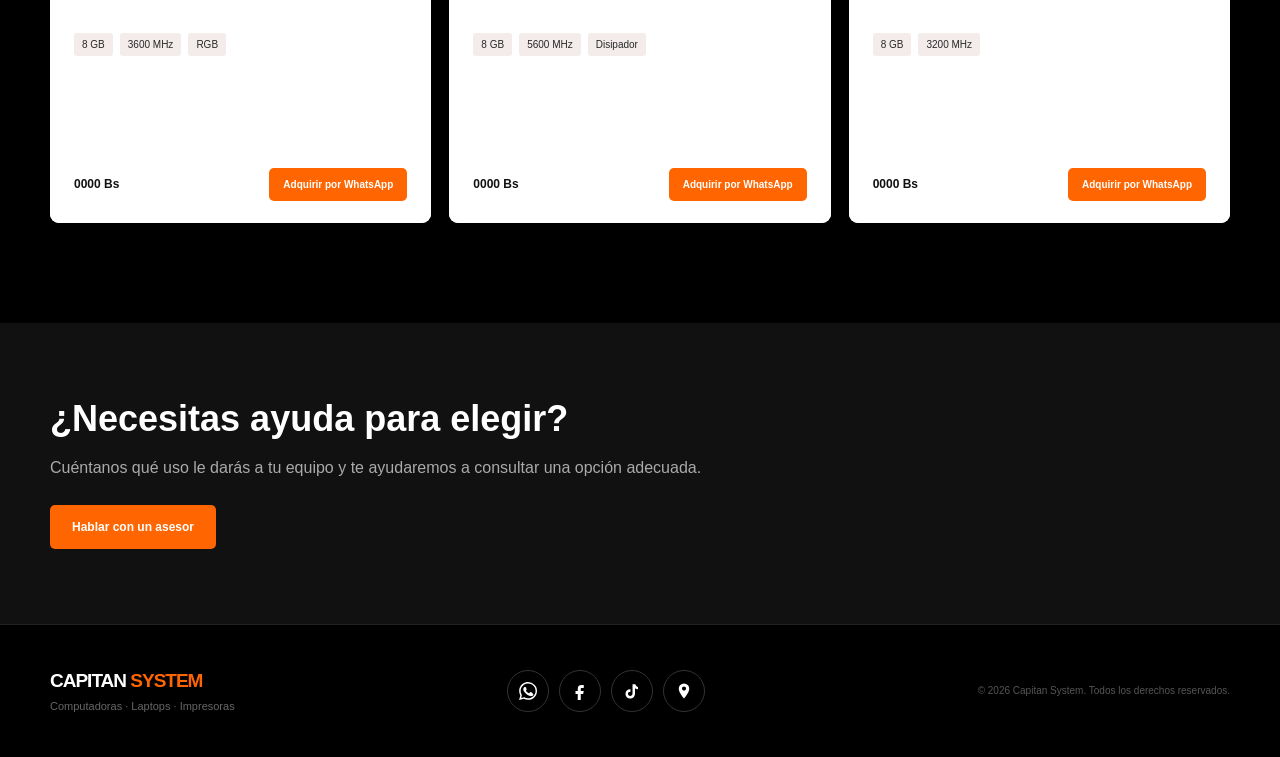
<file: rams.html>
<!DOCTYPE html>
<html lang="es">

<head>
    <meta charset="UTF-8">
    <meta name="viewport" content="width=device-width, initial-scale=1.0">
    <meta name="description" content="Capitán System: computadoras, laptops, impresoras y componentes.">
    <title>RAMs | Capitan System</title>
    <link rel="stylesheet" href="estilos.css">
</head>

<body>
    <header class="encabezado">
        <div class="contenedor encabezado-contenido">
            <a href="index.html" class="logo">CAPITAN <span>SYSTEM</span></a>
            <nav class="menu"><a href="index.html" class="enlace-menu ">Inicio</a><a href="Catalogo.html"
                    class="enlace-menu activo">Catálogo</a><a href="nosotros.html" class="enlace-menu ">Nosotros</a>
            </nav>
            <a href="https://wa.me/59177012318" target="_blank" rel="noopener" class="boton-contacto">WhatsApp</a>
        </div>
    </header>
    <main>
        <section class="presentacion">
            <div class="contenedor"><a class="volver-catalogo" href="Catalogo.html">← Volver al catálogo</a><span
                    class="etiqueta">CATÁLOGO / RAMS</span>
                <div class="presentacion-contenido">
                    <div>
                        <h1>RAM´S<span>para cada necesidad.</span></h1>
                        <p class="descripcion-presentacion">Memorias para mejorar la capacidad de respuesta y multitarea
                            de tu equipo.</p>
                    </div>
                    <p class="mensaje-consulta">Consulta disponibilidad y precio directamente por WhatsApp.</p>
                </div>
            </div>
        </section>
        <section class="catalogo">
            <div class="contenedor">
                <div class="barra-catalogo">
                    <div><span class="titulo-seccion">NUESTROS PRODUCTOS</span>
                        <p class="cantidad-productos">Memorias RAM disponibles</p>
                    </div>
                    <div class="filtros">

                    <button class="boton-filtro activo" data-filtro="todos">
                        Todas
                    </button>

                    <button class="boton-filtro" data-filtro="ddr3">
                     DRR3
                    </button>

                    <button class="boton-filtro" data-filtro="ddr4">
                      DDR4
                    </button>
                    <button class="boton-filtro" data-filtro="ddr5">
                      DDR5
                    </button>
                </div>
                </div>
                <div class="lista-productos">
                    <!-- RAM 1 -->
                    <article class="tarjeta-producto" data-categoria="ddr3">
                        <div class="imagen-producto"><span class="etiqueta-producto">DDR3</span>
                            <div style="font-size:13px;font-weight:bold;color:#777;text-align:center;padding:20px;">
                                Hikvision U1 DDR3 8GB</div>
                        </div>
                        <div class="informacion-producto"><span class="categoria-producto">RAMS</span>
                            <h2>Hikvision U1 DDR3 8GB</h2>
                            <p class="descripcion-producto">Memoria para equipos compatibles con DDR3.</p>
                            <ul class="caracteristicas-producto">
                                <li>8 GB</li>
                                <li>1600 MHz</li>
                                <li>Sin disipador</li>
                            </ul>
                            <div class="parte-inferior"><span class="texto-consulta">0000 Bs</span><a
                                    class="boton-whatsapp" target="_blank"
                                    href="https://wa.me/59177012318?text=Hola%2C%20quiero%20consultar%20disponibilidad%20y%20precio%20de%20Hikvision%20U1%20DDR3%208GB.">Adquirir
                                    por WhatsApp</a></div>
                        </div>
                    </article>
                     <!-- RAM 1 -->
                    <article class="tarjeta-producto" data-categoria="ddr4">
                        <div class="imagen-producto"><span class="etiqueta-producto">DDR4</span>
                            <div style="font-size:13px;font-weight:bold;color:#777;text-align:center;padding:20px;">
                                Corsair DDR4 8GB</div>
                        </div>
                        <div class="informacion-producto"><span class="categoria-producto">RAMS</span>
                            <h2>Corsair DDR4 8GB</h2>
                            <p class="descripcion-producto">Memoria para equipos de escritorio DDR4.</p>
                            <ul class="caracteristicas-producto">
                                <li>8 GB</li>
                                <li>3600 MHz</li>
                            </ul>
                            <div class="parte-inferior"><span class="texto-consulta">0000 Bs</span><a
                                    class="boton-whatsapp" target="_blank"
                                    href="https://wa.me/59177012318?text=Hola%2C%20quiero%20consultar%20disponibilidad%20y%20precio%20de%20Corsair%20DDR4%208GB.">Adquirir
                                    por WhatsApp</a></div>
                        </div>
                    </article>
                     <!-- RAM 1 -->
                    <article class="tarjeta-producto" data-categoria="ddr4">
                        <div class="imagen-producto"><span class="etiqueta-producto">DDR4</span>
                            <div style="font-size:13px;font-weight:bold;color:#777;text-align:center;padding:20px;">
                                HyperX DDR4 8GB</div>
                        </div>
                        <div class="informacion-producto"><span class="categoria-producto">RAMS</span>
                            <h2>HyperX DDR4 8GB</h2>
                            <p class="descripcion-producto">Memoria con disipador.</p>
                            <ul class="caracteristicas-producto">
                                <li>8 GB</li>
                                <li>3000 MHz</li>
                                <li>RGB</li>
                            </ul>
                            <div class="parte-inferior"><span class="texto-consulta">0000 Bs</span><a
                                    class="boton-whatsapp" target="_blank"
                                    href="https://wa.me/59177012318?text=Hola%2C%20quiero%20consultar%20disponibilidad%20y%20precio%20de%20HyperX%20DDR4%208GB.">Adquirir
                                    por WhatsApp</a></div>
                        </div>
                    </article>
                     <!-- RAM 1 -->
                    <article class="tarjeta-producto" data-categoria="ddr4">
                        <div class="imagen-producto"><span class="etiqueta-producto">DDR4</span>
                            <div style="font-size:13px;font-weight:bold;color:#777;text-align:center;padding:20px;">
                                Corsair DDR4 8GB RGB</div>
                        </div>
                        <div class="informacion-producto"><span class="categoria-producto">RAMS</span>
                            <h2>Corsair DDR4 8GB RGB</h2>
                            <p class="descripcion-producto">Diseño con iluminación y disipador.</p>
                            <ul class="caracteristicas-producto">
                                <li>8 GB</li>
                                <li>3600 MHz</li>
                                <li>RGB</li>
                            </ul>
                            <div class="parte-inferior"><span class="texto-consulta">0000 Bs</span><a
                                    class="boton-whatsapp" target="_blank"
                                    href="https://wa.me/59177012318?text=Hola%2C%20quiero%20consultar%20disponibilidad%20y%20precio%20de%20Corsair%20DDR4%208GB%20RGB.">Adquirir
                                    por WhatsApp</a></div>
                        </div>
                    </article>
                     <!-- RAM 1 -->
                    <article class="tarjeta-producto" data-categoria="ddr5">
                        <div class="imagen-producto"><span class="etiqueta-producto">DDR5</span>
                            <div style="font-size:13px;font-weight:bold;color:#777;text-align:center;padding:20px;">
                                Kingston Fury DDR5</div>
                        </div>
                        <div class="informacion-producto"><span class="categoria-producto">RAMS</span>
                            <h2>Kingston Fury DDR5</h2>
                            <p class="descripcion-producto">Memoria de nueva generación.</p>
                            <ul class="caracteristicas-producto">
                                <li>8 GB</li>
                                <li>5600 MHz</li>
                                <li>Disipador</li>
                            </ul>
                            <div class="parte-inferior"><span class="texto-consulta">0000 Bs</span><a
                                    class="boton-whatsapp" target="_blank"
                                    href="https://wa.me/59177012318?text=Hola%2C%20quiero%20consultar%20disponibilidad%20y%20precio%20de%20Kingston%20Fury%20DDR5.">Adquirir
                                    por WhatsApp</a></div>
                        </div>
                    </article>
                     <!-- RAM 1 -->
                    <article class="tarjeta-producto" data-categoria="ddr4">
                        <div class="imagen-producto"><span class="etiqueta-producto">DDR4</span>
                            <div style="font-size:13px;font-weight:bold;color:#777;text-align:center;padding:20px;">
                                Hikvision Hiker DDR4</div>
                        </div>
                        <div class="informacion-producto"><span class="categoria-producto">RAMS</span>
                            <h2>Hikvision Hiker DDR4</h2>
                            <p class="descripcion-producto">Memoria para sistemas compatibles.</p>
                            <ul class="caracteristicas-producto">
                                <li>8 GB</li>
                                <li>3200 MHz</li>
                            </ul>
                            <div class="parte-inferior"><span class="texto-consulta">0000 Bs</span><a
                                    class="boton-whatsapp" target="_blank"
                                    href="https://wa.me/59177012318?text=Hola%2C%20quiero%20consultar%20disponibilidad%20y%20precio%20de%20Hikvision%20Hiker%20DDR4.">Adquirir
                                    por WhatsApp</a></div>
                        </div>
                    </article>
                </div>
            </div>
        </section>
        <section class="bloque-asesoria">
            <div class="contenedor">
                <h2>¿Necesitas ayuda para elegir?</h2>
                <p>Cuéntanos qué uso le darás a tu equipo y te ayudaremos a consultar una opción adecuada.</p><a
                    class="boton-contacto-grande" href="https://wa.me/59177012318" target="_blank">Hablar con un
                    asesor</a>
            </div>
        </section>
    </main>
   <!-- ==========================================
     PIE DE PÁGINA
=========================================== -->
<footer class="pie-pagina">
    <div class="contenedor pie-contenido">
        <!-- INFORMACIÓN DE LA EMPRESA -->
        <div class="informacion-footer">
            <a href="index.html" class="logo">
                CAPITAN
                <span>SYSTEM</span>
            </a>
            <p>
                Computadoras · Laptops · Impresoras
            </p>
        </div>
        <!-- REDES SOCIALES -->
        <div class="redes-footer">
            <a
                href="https://wa.me/59177012318"
                target="_blank"
                class="icono-red"
                aria-label="WhatsApp"
            >
                <svg viewBox="0 0 24 24">
                    <path d="M20.5 3.5A11.8 11.8 0 0 0 12.1 0C5.5 0 .2 5.3.2 11.9c0 2.1.5 4.2 1.6 6L.1 24l6.3-1.7c1.8 1 3.7 1.5 5.7 1.5h.1c6.5 0 11.8-5.3 11.8-11.9 0-3.2-1.2-6.2-3.5-8.4ZM12.1 21.8c-1.8 0-3.6-.5-5.1-1.4l-.4-.2-3.7 1 1-3.6-.2-.4c-1-1.6-1.5-3.4-1.5-5.3C2.2 6.5 6.6 2 12.1 2c2.7 0 5.2 1.1 7.1 3 1.9 1.9 2.9 4.4 2.9 7.1 0 5.4-4.5 9.7-10 9.7Zm5.4-7.3c-.3-.2-1.8-.9-2.1-1-.3-.1-.5-.2-.7.2-.2.3-.8 1-.9 1.2-.2.2-.3.2-.6.1-1.7-.8-2.8-1.5-3.9-3.4-.3-.5.3-.5.8-1.6.1-.2.1-.4 0-.6-.1-.2-.7-1.7-1-2.3-.3-.6-.5-.5-.7-.5h-.6c-.2 0-.6.1-.9.4-.3.3-1.2 1.1-1.2 2.7s1.2 3.1 1.4 3.3c.2.2 2.4 3.7 5.8 5.1 2.2.9 3 .9 4 .7.7-.1 1.8-.7 2-1.4.3-.7.3-1.3.2-1.4-.1-.2-.3-.3-.6-.5Z"/>
                </svg>
            </a>
            <a
                href="https://www.facebook.com/p/Capitan-System-Tecnologia-100067230110592/"
                target="_blank"
                class="icono-red"
                aria-label="Facebook"
            >
                <svg viewBox="0 0 24 24">
                    <path d="M14 8h3V4h-3c-3.3 0-5 1.9-5 5v3H6v4h3v8h4v-8h3.2l.8-4H13V9c0-.7.3-1 1-1Z"/>
                </svg>
            </a>
            <a
                href="https://www.tiktok.com/@capitansystemtecnologia"
                target="_blank"
                class="icono-red"
                aria-label="TikTok"
            >
                <svg viewBox="0 0 24 24">
                    <path d="M16.6 3c.4 1.8 1.4 3.2 3.4 3.7v3.1c-1.5-.1-2.8-.6-4-1.4v6.9c0 4.1-2.8 6.7-6.5 6.7-3.5 0-6.2-2.6-6.2-6.1 0-3.7 2.9-6.3 6.7-6.1v3.2c-1.9-.2-3.4.9-3.4 2.8 0 1.6 1.2 2.9 2.9 2.9 1.8 0 3.2-1.1 3.2-3.6V3h3.9Z"/>
                </svg>
            </a>
            <a
                href="https://www.google.com/maps/place/CAPITAN+SYSTEM/@-16.4903468,-68.1723582,17z/data=!3m1!4b1!4m6!3m5!1s0x915edf65268eb917:0x8c2d34f943ce7d9b!8m2!3d-16.4903468!4d-68.1723582!16s%2Fg%2F11hzbgcq_l?entry=ttu&g_ep=EgoyMDI2MTEwMy4wIKXMDSoASAFQAw%3D%3D"
                target="_blank"
                class="icono-red"
                aria-label="Ubicación"
            >
                <svg viewBox="0 0 24 24">
                    <path d="M12 2a7 7 0 0 0-7 7c0 5.2 7 13 7 13s7-7.8 7-13a7 7 0 0 0-7-7Zm0 9.5A2.5 2.5 0 1 1 12 6a2.5 2.5 0 0 1 0 5.5Z"/>
                </svg>
            </a>
        </div>
        <!-- DERECHOS -->

        <p class="derechos">
            © 2026 Capitan System. Todos los derechos reservados.
        </p>
    </div>
</footer>
    <script src="jss.js"></script>
</body>

</html>
</file>
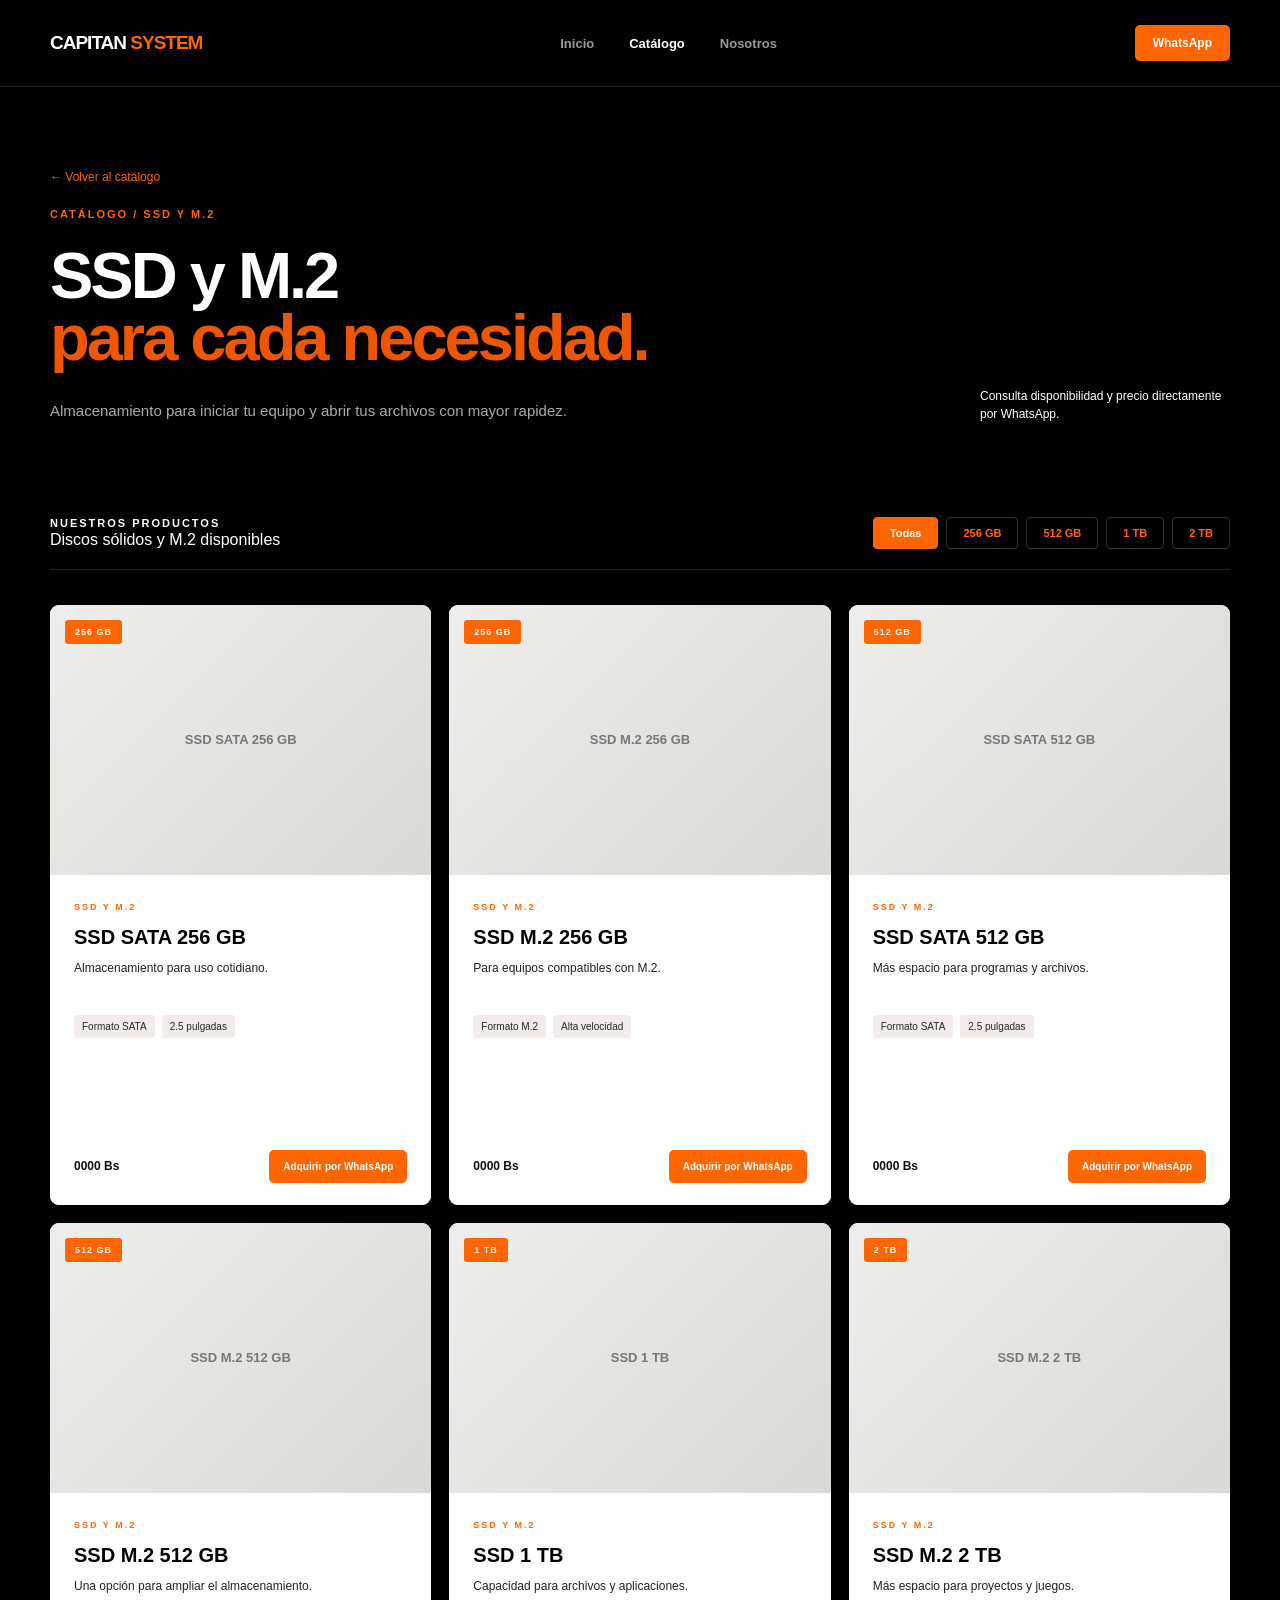
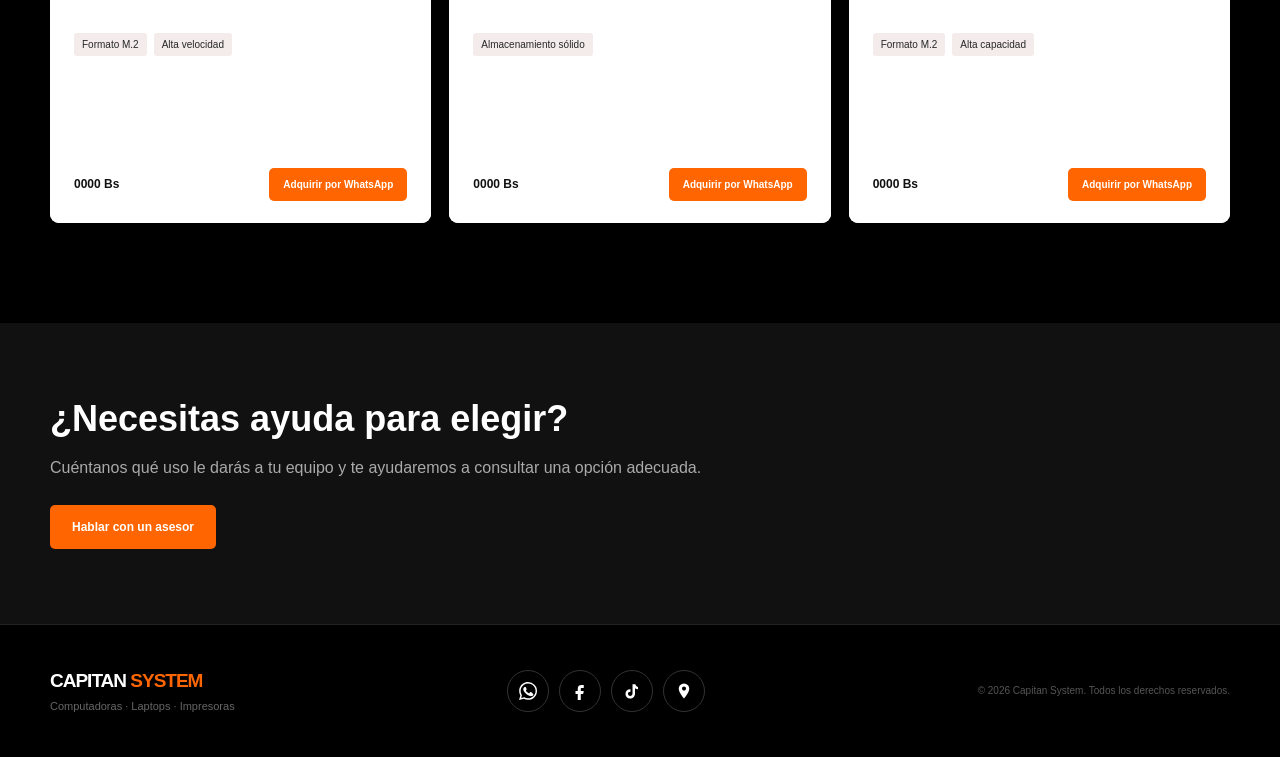
<file: ssd.html>
<!DOCTYPE html>
<html lang="es">

<head>
    <meta charset="UTF-8">
    <meta name="viewport" content="width=device-width, initial-scale=1.0">
    <meta name="description" content="Capitán System: computadoras, laptops, impresoras y componentes.">
    <title>SSD y M.2 | Capitan System</title>
    <link rel="stylesheet" href="estilos.css">
</head>

<body>
    <header class="encabezado">
        <div class="contenedor encabezado-contenido">
            <a href="index.html" class="logo">CAPITAN <span>SYSTEM</span></a>
            <nav class="menu"><a href="index.html" class="enlace-menu ">Inicio</a><a href="Catalogo.html"
                    class="enlace-menu activo">Catálogo</a><a href="nosotros.html" class="enlace-menu ">Nosotros</a>
            </nav>
            <a href="https://wa.me/59177012318" target="_blank" rel="noopener" class="boton-contacto">WhatsApp</a>
        </div>
    </header>
    <main>
        <section class="presentacion">
            <div class="contenedor"><a class="volver-catalogo" href="Catalogo.html">← Volver al catálogo</a><span
                    class="etiqueta">CATÁLOGO / SSD Y M.2</span>
                <div class="presentacion-contenido">
                    <div>
                        <h1>SSD y M.2<span>para cada necesidad.</span></h1>
                        <p class="descripcion-presentacion">Almacenamiento para iniciar tu equipo y abrir tus archivos
                            con mayor rapidez.</p>
                    </div>
                    <p class="mensaje-consulta">Consulta disponibilidad y precio directamente por WhatsApp.</p>
                </div>
            </div>
        </section>
        <section class="catalogo">
            <div class="contenedor">
                <div class="barra-catalogo">
                    <div><span class="titulo-seccion">NUESTROS PRODUCTOS</span>
                        <p class="cantidad-productos">Discos sólidos y M.2 disponibles</p>
                    </div>
                    <div class="filtros">

                    <button class="boton-filtro activo" data-filtro="todos">
                        Todas
                    </button>

                    <button class="boton-filtro" data-filtro="256-gb">
                     256 GB
                    </button>

                    <button class="boton-filtro" data-filtro="512-gb">
                      512 GB
                    </button>
                    <button class="boton-filtro" data-filtro="1-tb">
                      1 TB
                    </button>
                     <button class="boton-filtro" data-filtro="2-tb">
                      2 TB
                    </button>
                </div>
                </div>
                <div class="lista-productos">
                     <!-- ALMACENAMIENTO 1 -->
                    <article class="tarjeta-producto" data-categoria="256-gb">
                        <div class="imagen-producto"><span class="etiqueta-producto">256 GB</span>
                            <div style="font-size:13px;font-weight:bold;color:#777;text-align:center;padding:20px;">SSD
                                SATA 256 GB</div>
                        </div>
                        <div class="informacion-producto"><span class="categoria-producto">SSD Y M.2</span>
                            <h2>SSD SATA 256 GB</h2>
                            <p class="descripcion-producto">Almacenamiento para uso cotidiano.</p>
                            <ul class="caracteristicas-producto">
                                <li>Formato SATA</li>
                                <li>2.5 pulgadas</li>
                            </ul>
                            <div class="parte-inferior"><span class="texto-consulta">0000 Bs</span><a
                                    class="boton-whatsapp" target="_blank"
                                    href="https://wa.me/59177012318?text=Hola%2C%20quiero%20consultar%20disponibilidad%20y%20precio%20de%20SSD%20SATA%20256%20GB.">Adquirir
                                    por WhatsApp</a></div>
                        </div>
                    </article>
                     <!-- ALMACENAMIENTO 1 -->
                    <article class="tarjeta-producto" data-categoria="256-gb">
                        <div class="imagen-producto"><span class="etiqueta-producto">256 GB</span>
                            <div style="font-size:13px;font-weight:bold;color:#777;text-align:center;padding:20px;">SSD
                                M.2 256 GB</div>
                        </div>
                        <div class="informacion-producto"><span class="categoria-producto">SSD Y M.2</span>
                            <h2>SSD M.2 256 GB</h2>
                            <p class="descripcion-producto">Para equipos compatibles con M.2.</p>
                            <ul class="caracteristicas-producto">
                                <li>Formato M.2</li>
                                <li>Alta velocidad</li>
                            </ul>
                            <div class="parte-inferior"><span class="texto-consulta">0000 Bs</span><a
                                    class="boton-whatsapp" target="_blank"
                                    href="https://wa.me/59177012318?text=Hola%2C%20quiero%20consultar%20disponibilidad%20y%20precio%20de%20SSD%20M.2%20256%20GB.">Adquirir
                                    por WhatsApp</a></div>
                        </div>
                    </article>
                     <!-- ALMACENAMIENTO 1 -->
                    <article class="tarjeta-producto" data-categoria="512-gb">
                        <div class="imagen-producto"><span class="etiqueta-producto">512 GB</span>
                            <div style="font-size:13px;font-weight:bold;color:#777;text-align:center;padding:20px;">SSD
                                SATA 512 GB</div>
                        </div>
                        <div class="informacion-producto"><span class="categoria-producto">SSD Y M.2</span>
                            <h2>SSD SATA 512 GB</h2>
                            <p class="descripcion-producto">Más espacio para programas y archivos.</p>
                            <ul class="caracteristicas-producto">
                                <li>Formato SATA</li>
                                <li>2.5 pulgadas</li>
                            </ul>
                            <div class="parte-inferior"><span class="texto-consulta">0000 Bs</span><a
                                    class="boton-whatsapp" target="_blank"
                                    href="https://wa.me/59177012318?text=Hola%2C%20quiero%20consultar%20disponibilidad%20y%20precio%20de%20SSD%20SATA%20512%20GB.">Adquirir
                                    por WhatsApp</a></div>
                        </div>
                    </article>
                     <!-- ALMACENAMIENTO 1 -->
                    <article class="tarjeta-producto" data-categoria="512-gb">
                        <div class="imagen-producto"><span class="etiqueta-producto">512 GB</span>
                            <div style="font-size:13px;font-weight:bold;color:#777;text-align:center;padding:20px;">SSD
                                M.2 512 GB</div>
                        </div>
                        <div class="informacion-producto"><span class="categoria-producto">SSD Y M.2</span>
                            <h2>SSD M.2 512 GB</h2>
                            <p class="descripcion-producto">Una opción para ampliar el almacenamiento.</p>
                            <ul class="caracteristicas-producto">
                                <li>Formato M.2</li>
                                <li>Alta velocidad</li>
                            </ul>
                            <div class="parte-inferior"><span class="texto-consulta">0000 Bs</span><a
                                    class="boton-whatsapp" target="_blank"
                                    href="https://wa.me/59177012318?text=Hola%2C%20quiero%20consultar%20disponibilidad%20y%20precio%20de%20SSD%20M.2%20512%20GB.">Adquirir
                                    por WhatsApp</a></div>
                        </div>
                    </article>
                     <!-- ALMACENAMIENTO 1 -->
                    <article class="tarjeta-producto" data-categoria="1-tb">
                        <div class="imagen-producto"><span class="etiqueta-producto">1 TB</span>
                            <div style="font-size:13px;font-weight:bold;color:#777;text-align:center;padding:20px;">SSD
                                1 TB</div>
                        </div>
                        <div class="informacion-producto"><span class="categoria-producto">SSD Y M.2</span>
                            <h2>SSD 1 TB</h2>
                            <p class="descripcion-producto">Capacidad para archivos y aplicaciones.</p>
                            <ul class="caracteristicas-producto">
                                <li>Almacenamiento sólido</li>
                            </ul>
                            <div class="parte-inferior"><span class="texto-consulta">0000 Bs</span><a
                                    class="boton-whatsapp" target="_blank"
                                    href="https://wa.me/59177012318?text=Hola%2C%20quiero%20consultar%20disponibilidad%20y%20precio%20de%20SSD%201%20TB.">Adquirir
                                    por WhatsApp</a></div>
                        </div>
                    </article>
                     <!-- ALMACENAMIENTO 1 -->
                    <article class="tarjeta-producto" data-categoria="2-tb">
                        <div class="imagen-producto"><span class="etiqueta-producto">2 TB</span>
                            <div style="font-size:13px;font-weight:bold;color:#777;text-align:center;padding:20px;">SSD
                                M.2 2 TB</div>
                        </div>
                        <div class="informacion-producto"><span class="categoria-producto">SSD Y M.2</span>
                            <h2>SSD M.2 2 TB</h2>
                            <p class="descripcion-producto">Más espacio para proyectos y juegos.</p>
                            <ul class="caracteristicas-producto">
                                <li>Formato M.2</li>
                                <li>Alta capacidad</li>
                            </ul>
                            <div class="parte-inferior"><span class="texto-consulta">0000 Bs</span><a
                                    class="boton-whatsapp" target="_blank"
                                    href="https://wa.me/59177012318?text=Hola%2C%20quiero%20consultar%20disponibilidad%20y%20precio%20de%20SSD%20M.2%202%20TB.">Adquirir
                                    por WhatsApp</a></div>
                        </div>
                    </article>
                </div>
            </div>
        </section>
        <section class="bloque-asesoria">
            <div class="contenedor">
                <h2>¿Necesitas ayuda para elegir?</h2>
                <p>Cuéntanos qué uso le darás a tu equipo y te ayudaremos a consultar una opción adecuada.</p><a
                    class="boton-contacto-grande" href="https://wa.me/59177012318" target="_blank">Hablar con un
                    asesor</a>
            </div>
        </section>
    </main>
  <!-- ==========================================
     PIE DE PÁGINA
=========================================== -->
<footer class="pie-pagina">
    <div class="contenedor pie-contenido">
        <!-- INFORMACIÓN DE LA EMPRESA -->
        <div class="informacion-footer">
            <a href="index.html" class="logo">
                CAPITAN
                <span>SYSTEM</span>
            </a>
            <p>
                Computadoras · Laptops · Impresoras
            </p>
        </div>
        <!-- REDES SOCIALES -->
        <div class="redes-footer">
            <a
                href="https://wa.me/59177012318"
                target="_blank"
                class="icono-red"
                aria-label="WhatsApp"
            >
                <svg viewBox="0 0 24 24">
                    <path d="M20.5 3.5A11.8 11.8 0 0 0 12.1 0C5.5 0 .2 5.3.2 11.9c0 2.1.5 4.2 1.6 6L.1 24l6.3-1.7c1.8 1 3.7 1.5 5.7 1.5h.1c6.5 0 11.8-5.3 11.8-11.9 0-3.2-1.2-6.2-3.5-8.4ZM12.1 21.8c-1.8 0-3.6-.5-5.1-1.4l-.4-.2-3.7 1 1-3.6-.2-.4c-1-1.6-1.5-3.4-1.5-5.3C2.2 6.5 6.6 2 12.1 2c2.7 0 5.2 1.1 7.1 3 1.9 1.9 2.9 4.4 2.9 7.1 0 5.4-4.5 9.7-10 9.7Zm5.4-7.3c-.3-.2-1.8-.9-2.1-1-.3-.1-.5-.2-.7.2-.2.3-.8 1-.9 1.2-.2.2-.3.2-.6.1-1.7-.8-2.8-1.5-3.9-3.4-.3-.5.3-.5.8-1.6.1-.2.1-.4 0-.6-.1-.2-.7-1.7-1-2.3-.3-.6-.5-.5-.7-.5h-.6c-.2 0-.6.1-.9.4-.3.3-1.2 1.1-1.2 2.7s1.2 3.1 1.4 3.3c.2.2 2.4 3.7 5.8 5.1 2.2.9 3 .9 4 .7.7-.1 1.8-.7 2-1.4.3-.7.3-1.3.2-1.4-.1-.2-.3-.3-.6-.5Z"/>
                </svg>
            </a>
            <a
                href="https://www.facebook.com/p/Capitan-System-Tecnologia-100067230110592/"
                target="_blank"
                class="icono-red"
                aria-label="Facebook"
            >
                <svg viewBox="0 0 24 24">
                    <path d="M14 8h3V4h-3c-3.3 0-5 1.9-5 5v3H6v4h3v8h4v-8h3.2l.8-4H13V9c0-.7.3-1 1-1Z"/>
                </svg>
            </a>
            <a
                href="https://www.tiktok.com/@capitansystemtecnologia"
                target="_blank"
                class="icono-red"
                aria-label="TikTok"
            >
                <svg viewBox="0 0 24 24">
                    <path d="M16.6 3c.4 1.8 1.4 3.2 3.4 3.7v3.1c-1.5-.1-2.8-.6-4-1.4v6.9c0 4.1-2.8 6.7-6.5 6.7-3.5 0-6.2-2.6-6.2-6.1 0-3.7 2.9-6.3 6.7-6.1v3.2c-1.9-.2-3.4.9-3.4 2.8 0 1.6 1.2 2.9 2.9 2.9 1.8 0 3.2-1.1 3.2-3.6V3h3.9Z"/>
                </svg>
            </a>
            <a
                href="https://www.google.com/maps/place/CAPITAN+SYSTEM/@-16.4903468,-68.1723582,17z/data=!3m1!4b1!4m6!3m5!1s0x915edf65268eb917:0x8c2d34f943ce7d9b!8m2!3d-16.4903468!4d-68.1723582!16s%2Fg%2F11hzbgcq_l?entry=ttu&g_ep=EgoyMDI2MTEwMy4wIKXMDSoASAFQAw%3D%3D"
                target="_blank"
                class="icono-red"
                aria-label="Ubicación"
            >
                <svg viewBox="0 0 24 24">
                    <path d="M12 2a7 7 0 0 0-7 7c0 5.2 7 13 7 13s7-7.8 7-13a7 7 0 0 0-7-7Zm0 9.5A2.5 2.5 0 1 1 12 6a2.5 2.5 0 0 1 0 5.5Z"/>
                </svg>
            </a>
        </div>
        <!-- DERECHOS -->

        <p class="derechos">
            © 2026 Capitan System. Todos los derechos reservados.
        </p>
    </div>
</footer>
    <script src="jss.js"></script>
</body>

</html>
</file>
<file: estilos.css>
/* ==================================================
   HERO PRINCIPAL
================================================== */

.hero {
    position: relative;
    min-height: 560px;
    overflow: hidden;
    display: flex;
    align-items: center;
}

/* IMAGEN DE FONDO */

.hero-fondo {
    position: absolute;
    inset: 0;
    background-image:
        linear-gradient(90deg,
            rgba(0, 0, 0, 0.90) 0%,
            rgba(0, 0, 0, 0.65) 45%,
            rgba(0, 0, 0, 0.45) 100%),
        url("imagenes/fondo-computadora.jpg");
    background-size: cover;
    background-position: center;
    z-index: 0;
}


/* CONTENIDO */

.hero-contenido {
    position: relative;
    z-index: 1;
    min-height: 560px;
    display: flex;
    align-items: center;
    justify-content: space-between;
    gap: 50px;
}


/* TEXTO */
.hero-texto {
    max-width: 650px;
}

.etiqueta-hero {
    display: flex;
    margin-bottom: 22px;
    color: #ffffff;
    font-size: 11px;
    font-weight: bold;
    letter-spacing: 2px;
}


.hero h1 {
    margin: 0;
    font-size: 70px;
    line-height: 0.90;
    letter-spacing: -4px;
    color: #ffffff;
}

.hero h1 span {
    display: block;
    color: #ff6500;
}

.hero-texto p {
    max-width: 530px;
    margin-top: 35px;
    margin-bottom: 30px;
    color: #eeeeee;
    font-size: 16px;
    line-height: 1.6;
}

/* BOTÓN */
.boton-hero {
    display: inline-block;
    padding: 15px 25px;
    background-color: #ff6500;
    color: #ffffff;
    border-radius: 5px;
    font-size: 12px;
    font-weight: bold;
    transition: 0.3s;
}


.boton-hero:hover {
    background-color: #e65300;
}


/* ==================================================
   TARJETA DESTACADA DEL HERO
================================================== */

.destacado-hero {
    width: 430px;
    min-height: 390px;
    padding: 215px 40px 35px;
    border-radius: 20px;
    background:
        linear-gradient(180deg,
            rgba(0, 0, 0, 0.15),
            rgba(0, 0, 0, 0.95)),
        url("imagenes/pc-gamer.jpg");
    background-size: cover;
    background-position: center;
    flex-shrink: 0;
}


.categoria-hero {
    display: block;
    margin-bottom: 15px;
    color: #ffffff;
    font-size: 10px;
    font-weight: bold;
    letter-spacing: 2px;
}


.destacado-hero h2 {
    margin-bottom: 12px;
    color: #ffffff;
    font-size: 38px;
    line-height: 1;
}


.destacado-hero p {
    color: #bbbbbb;
    font-size: 13px;
}
 
/* CORRECCIÓN FORZADA DEL HERO */

@media screen and (max-width: 1000px) {

    .hero .hero-contenido {
        display: flex !important;
        flex-direction: column !important;
        align-items: stretch !important;
        justify-content: center !important;
        width: 100% !important;
        box-sizing: border-box;
        padding: 50px 25px !important;
        gap: 35px !important;
    }

    .hero .hero-texto {
        width: 100% !important;
        max-width: 100% !important;
        min-width: 0 !important;
    }

    .hero .destacado-hero {
        display: block !important;
        visibility: visible !important;
        opacity: 1 !important;
        position: relative !important;
        width: 100% !important;
        max-width: 100% !important;
        min-width: 0 !important;
        min-height: 300px !important;
        flex-shrink: 1 !important;
        box-sizing: border-box !important;
        padding: 160px 25px 25px !important;
    }

    .hero {
        overflow: visible;
    }
}

.destacado-hero {
    background: #151515;
    padding: 10px;
    width: 430px;
    min-height: auto;
}

.imagen-envio {
    display: block;
    width: 100%;
    height: auto;
    max-width: 100%;
    object-fit: contain;
    margin: 0 auto 20px;
}
/* ==================================================
   CATEGORÍAS
================================================== */

.categorias {
    padding: 80px 0;
    background-color: #dddddd;
    color: #000000;
}


.encabezado-seccion {
    margin-bottom: 40px;
}


.encabezado-seccion .etiqueta {
    color: #ff6500;
}


.encabezado-seccion h2 {
    font-size: 42px;
    letter-spacing: -2px;
}


/* LISTA */

.lista-categorias {
    display: grid;
    grid-template-columns: repeat(4, 1fr);
    border-top: 1px solid #cccccc;
    border-left: 1px solid #cccccc;
}

/* TARJETA */
.tarjeta-categoria {
    position: relative;
    min-height: 190px;
    padding: 35px;
    display: flex;
    flex-direction: column;
    justify-content: space-between;
    background-color: #f8f8f6;
    border-right: 1px solid #cccccc;
    border-bottom: 1px solid #cccccc;
    color: #000000;
    transition: 0.3s;
}

.tarjeta-categoria:hover {
    background-color: #000000;
    color: #ffffff;
}

.numero-categoria {
    color: #777777;
    font-size: 10px;
}

.contenido-categoria h3 {
    margin-bottom: 8px;
    font-size: 22px;
}

.contenido-categoria p {
    color: #777777;
    font-size: 12px;
}

.tarjeta-categoria:hover .contenido-categoria p {
    color: #aaaaaa;
}

.flecha-categoria {
    position: absolute;
    right: 30px;
    bottom: 30px;
    color: #ff6500;
    font-size: 25px;
}

/* ==================================================
   PRODUCTOS DESTACADOS
================================================== */

.productos-destacados {
    padding: 100px 0;
    background-color: #000000;
}

.encabezado-productos {
    display: flex;
    justify-content: space-between;
    align-items: flex-end;
    margin-bottom: 40px;
}

.encabezado-productos h2 {
    font-size: 42px;

    letter-spacing: -2px;
}

.enlace-ver-todos {
    color: #ffffff;
    font-size: 12px;
    font-weight: bold;
    transition: 0.3s;
}

.enlace-ver-todos:hover {
    color: #ff6500;
}

/* ==================================================
   RESPONSIVE HERO
================================================== */
@media (max-width: 950px) {
    .hero {
        min-height: 650px;
    }

    .hero-contenido {
        min-height: 650px;
        flex-direction: column;
        align-items: flex-start;
        justify-content: center;
        padding-top: 50px;
        padding-bottom: 50px;
    }

    .destacado-hero {
        display: none;
    }

    .hero h1 {
        font-size: 58px;
    }


    .lista-categorias {
        grid-template-columns: repeat(2, 1fr);
    }
}

/* ==================================================
   RESPONSIVE CELULAR
================================================== */

@media (max-width: 650px) {

    .hero {
        min-height: 650px;
    }


    .hero-contenido {
        min-height: 650px;
    }


    .hero h1 {
        font-size: 45px;

        letter-spacing: -2px;
    }


    .hero-texto p {
        font-size: 14px;
    }


    .lista-categorias {
        grid-template-columns: 1fr;
    }


    .encabezado-productos {
        align-items: flex-start;

        flex-direction: column;

        gap: 20px;
    }


    .encabezado-productos h2,
    .encabezado-seccion h2 {
        font-size: 32px;
    }

}

/* ==================================================
   CONFIGURACIÓN GENERAL
================================================== */

* {
    margin: 0;
    padding: 0;
    box-sizing: border-box;
}

html {
    scroll-behavior: smooth;
}

body {
    font-family: Arial, Helvetica, sans-serif;
    background-color: #000000;
    color: #ffffff;
}

a {
    text-decoration: none;
}

button {
    font-family: inherit;
}

.contenedor {
    width: 100%;
    max-width: 1220px;
    margin: 0 auto;
    padding: 0 20px;
}


/* ==================================================
   ENCABEZADO
================================================== */

.encabezado {
    width: 100%;
    padding: 25px 0;

    border-bottom: 1px solid #222222;
}

.encabezado-contenido {
    display: flex;
    align-items: center;
    justify-content: space-between;
}


/* LOGO */

.logo {
    color: #ffffff;

    font-size: 19px;
    font-weight: 900;
    letter-spacing: -1px;
}

.logo span {
    color: #ff6500;
}


/* MENÚ */

.menu {
    display: flex;
    gap: 35px;
}

.enlace-menu {
    color: #999999;

    font-size: 13px;
    font-weight: 600;

    transition: 0.3s;
}

.enlace-menu:hover,
.enlace-menu.activo {
    color: #ffffff;
}


/* BOTÓN CONTACTO */

.boton-contacto {
    padding: 11px 18px;

    background-color: #ff6500;
    color: #ffffff;

    border-radius: 5px;

    font-size: 12px;
    font-weight: bold;

    transition: 0.3s;
}

.boton-contacto:hover {
    background-color: #e65300;
}


/* ==================================================
   PRESENTACIÓN
================================================== */


.presentacion {
    padding: 80px 0 70px;
}

.etiqueta {
    display: block;

    margin-bottom: 25px;

    color: #ff6500;

    font-size: 11px;
    font-weight: bold;

    letter-spacing: 2px;
}


.presentacion-contenido {
    display: flex;
    align-items: flex-end;
    justify-content: space-between;

    gap: 40px;
}


.presentacion h1 {
    max-width: 750px;

    font-size: 65px;
    line-height: 0.95;

    letter-spacing: -3px;
}


.presentacion h1 span {
    display: block;

    color: #ef5604;
}


.descripcion-presentacion {
    max-width: 550px;

    margin-top: 30px;

    color: #aaaaaa;

    font-size: 15px;
    line-height: 1.6;
}


.mensaje-consulta {
    max-width: 250px;

    color: #ffffff;

    font-size: 12px;
    line-height: 1.5;
}


/* ==================================================
   CATÁLOGO
================================================== */

.catalogo {
    padding: 20px 0 100px;
}


/* BARRA SUPERIOR */

.barra-catalogo {
    display: flex;

    justify-content: space-between;
    align-items: flex-end;

    margin-bottom: 35px;

    padding-bottom: 20px;

    border-bottom: 1px solid #222222;
}


.titulo-seccion {
    color: #ffffff;

    font-size: 11px;
    font-weight: bold;

    letter-spacing: 2px;
}





/* ==================================================
   FILTROS
================================================== */

.filtros {
    display: flex;
    gap: 8px;
}


.boton-filtro {
    padding: 9px 16px;

    border: 1px solid #333333;
    border-radius: 4px;

    background-color: transparent;
    color: #ff6500;

    cursor: pointer;

    font-size: 11px;
    font-weight: bold;

    transition: 0.3s;
}


.boton-filtro:hover {
    border-color: #ff6500;
    color: #ffffff;
}


.boton-filtro.activo {
    border-color: #ff6500;

    background-color: #ff6500;
    color: #ffffff;
}


/* ==================================================
   LISTA DE PRODUCTOS
================================================== */

.lista-productos {
    display: grid;

    grid-template-columns: repeat(3, 1fr);

    gap: 18px;
}


/* ==================================================
   TARJETA
================================================== */

.tarjeta-producto {
    overflow: hidden;

    background-color: #ffffff;
    color: #000000;

    border-radius: 9px;

    transition:
        transform 0.3s,
        box-shadow 0.3s;
}


.tarjeta-producto:hover {
    transform: translateY(-5px);

    box-shadow: 0 15px 35px rgba(255, 101, 0, 0.12);
}


/* ==================================================
   IMAGEN
================================================== */

.imagen-producto {
    position: relative;

    height: 270px;

    display: flex;

    align-items: center;
    justify-content: center;

    background-color: #eeeeec;

    overflow: hidden;
}


.imagen-producto img {
    width: 85%;
    height: 85%;

    object-fit: contain;

    transition: 0.4s;
}


.tarjeta-producto:hover .imagen-producto img {
    transform: scale(1.05);
}


/* ETIQUETA DEL PRODUCTO */

.etiqueta-producto {
    position: absolute;

    top: 15px;
    left: 15px;

    z-index: 2;

    padding: 7px 10px;

    background-color: #ff6500;
    color: #ffffff;

    border-radius: 3px;

    font-size: 9px;
    font-weight: bold;

    letter-spacing: 1px;
}


/* ==================================================
   INFORMACIÓN
================================================== */

.informacion-producto {
    min-height: 330px;

    padding: 27px 24px 22px;

    display: flex;
    flex-direction: column;
}


.categoria-producto {
    margin-bottom: 13px;

    color: #ffffff;

    font-size: 9px;
    font-weight: bold;

    letter-spacing: 2px;
}


.informacion-producto h2 {
    margin-bottom: 10px;

    font-size: 20px;
    line-height: 1.2;
}


.descripcion-producto {
    min-height: 38px;

    margin-bottom: 18px;

    color: #222222;

    font-size: 12px;
    line-height: 1.5;
}


/* ==================================================
   CARACTERÍSTICAS
================================================== */

.caracteristicas-producto {
    display: flex;
    flex-wrap: wrap;

    gap: 7px;

    padding: 0;

    list-style: none;
}


.caracteristicas-producto li {
    padding: 6px 8px;

    background-color: #f4ebeb;

    border-radius: 3px;

    color: #282828;

    font-size: 10px;
}


/* ==================================================
   PARTE INFERIOR
================================================== */

.parte-inferior {
    display: flex;

    align-items: center;
    justify-content: space-between;

    gap: 10px;

    margin-top: auto;

    padding-top: 25px;
}


.texto-consulta {
    color: #111111;

    font-size: 12px;
    font-weight: bold;
}


/* ==================================================
   BOTÓN WHATSAPP
================================================== */

.boton-whatsapp {
    padding: 11px 14px;

    background-color: #ff6500;
    color: #ffffff;

    border-radius: 5px;

    font-size: 10px;
    font-weight: bold;

    transition: 0.3s;
}


.boton-whatsapp:hover {
    background-color: #e65300;
}


/* ==================================================
   SECCIÓN INFORMACIÓN
================================================== */

.seccion-informacion {
    padding: 100px 0;

    background-color: #111111;
}


.informacion-contenido {
    display: grid;

    grid-template-columns: 1fr 1fr;

    gap: 80px;

    align-items: center;
}


.informacion-contenido h2 {
    font-size: 45px;
    line-height: 1;

    letter-spacing: -2px;
}


.informacion-contenido h2 span {
    display: block;

    color: #ffffff;
}


.informacion-contenido p {
    color: #f5f4f4;

    font-size: 14px;
    line-height: 1.8;
}


/* ==================================================
   CONTACTO
================================================== */

.seccion-contacto {
    padding: 100px 0;
}


.seccion-contacto h2 {
    max-width: 650px;

    margin-bottom: 20px;

    font-size: 55px;
    line-height: 1;

    letter-spacing: -2px;
}


.seccion-contacto p {
    margin-bottom: 30px;

    color: #888888;

    font-size: 14px;
}


.boton-contacto-grande {
    display: inline-block;

    padding: 15px 22px;

    background-color: #ff6500;
    color: #ffffff;

    border-radius: 5px;

    font-size: 12px;
    font-weight: bold;

    transition: 0.3s;
}


.boton-contacto-grande:hover {
    background-color: #e65300;
}


/* ==================================================
   PIE DE PÁGINA
================================================== */

.pie-pagina {
    padding: 45px 0;

    border-top: 1px solid #222222;

    background-color: #000000;
}


.pie-contenido {
    display: flex;

    justify-content: space-between;
    align-items: center;

    gap: 30px;
}


/* INFORMACIÓN */

.informacion-footer p {
    margin-top: 8px;

    color: #666666;

    font-size: 11px;
}
/* CENTRAR REDES SOCIALES */
.redes
{text-align: center;
justify-content: center;}

.redessociales {
    display: flex;
    justify-content: center;
    align-items: center;
    gap: 20px;
    width: 100%;
    margin: 20px auto;
}

/* ==================================================
   REDES SOCIALES
================================================== */

.redes-footer {
    display: flex;

    align-items: center;

    gap: 10px;
}


.icono-red {
    width: 42px;
    height: 42px;

    display: flex;

    align-items: center;
    justify-content: center;

    border: 1px solid #333333;
    border-radius: 50%;

    color: #ffffff;

    transition: 0.3s;
}


.icono-red svg {
    width: 18px;
    height: 18px;

    fill: currentColor;
}


.icono-red:hover {
    border-color: #ff6500;

    background-color: #ff6500;

    color: #ffffff;

    transform: translateY(-3px);
}


/* DERECHOS */

.derechos {
    margin: 0 !important;

    color: #555555;

    font-size: 10px;
}


/* ==================================================
   FOOTER EN CELULAR
================================================== */

@media (max-width: 650px) {

    .pie-contenido {
        align-items: flex-start;

        flex-direction: column;
    }


    .redes-footer {
        margin-top: 10px;
    }

}

/* ==================================================
   COMPLEMENTOS DEL SITIO
================================================== */
.menu {
    align-items: center;
    flex-wrap: wrap;
}

.oculto {
    display: none !important;
}

.productos-destacados .lista-productos {
    margin-top: 30px;
}

.productos-destacados .tarjeta-producto {
    color: #111;
}

.productos-destacados .categoria-producto {
    color: #ff6500;
}

.productos-destacados .informacion-producto {
    min-height: 290px;
}

.bloque-asesoria {
    padding: 75px 0;
    background: #111;
}

.bloque-asesoria h2 {
    font-size: 36px;
    margin-bottom: 14px;
}

.bloque-asesoria p {
    color: #aaa;
    line-height: 1.7;
    max-width: 700px;
    margin-bottom: 24px;
}

.categorias .tarjeta-categoria {
    min-height: 205px;
}

.nota-catalogo {
    color: #999;
    font-size: 12px;
    margin-top: 12px;
}

.etiqueta-pagina {
    color: #ff6500;
    font-size: 11px;
    letter-spacing: 2px;
    font-weight: bold;
}

.volver-catalogo {
    display: inline-block;
    margin-bottom: 24px;
    color: #ff6500;
    font-size: 12px;
}

.imagen-producto {
    background: linear-gradient(135deg, #eeeeec, #d9d9d6);
}

.imagen-producto img {
    min-height: 1px;
}

.lista-productos .tarjeta-producto {
    min-width: 0;
}

.seccion-contacto {
    background: #080808;
}

.pie-pagina {
    position: relative;
}

@media(max-width:950px) {
    .encabezado-contenido {
        gap: 20px;
        flex-wrap: wrap;
    }

    .menu {
        order: 3;
        width: 100%;
        justify-content: center;
        gap: 22px;
    }

    .informacion-contenido {
        gap: 35px;
    }

    .lista-productos {
        grid-template-columns: repeat(2, minmax(0, 1fr));
    }
}

@media(max-width:650px) {
    .encabezado-contenido {
        justify-content: space-between;
    }

    .menu {
        justify-content: flex-start;
        overflow-x: auto;
        padding: 8px 0;
    }

    .menu a {
        white-space: nowrap;
    }

    .presentacion {
        padding: 55px 0 45px;
    }

    .presentacion h1 {
        font-size: 45px;
    }

    .informacion-contenido {
        grid-template-columns: 1fr;
        gap: 25px;
    }

    .seccion-contacto h2 {
        font-size: 38px;
    }

    .lista-productos {
        grid-template-columns: 1fr;
    }

    .barra-catalogo {
        align-items: flex-start;
        flex-direction: column;
        gap: 18px;
    }

    .filtros {
        flex-wrap: wrap;
    }

    .parte-inferior {
        align-items: flex-start;
        flex-direction: column;
    }
}

.categoria-producto {
    color: #ff6500;
}

.informacion-producto {
    background: #fff;
}

.icono-red {
    font-size: 11px;
    font-weight: bold;
}

/* ORGANIZACIÓN DE CATEGORÍAS: 3 POR FILA */
.lista-categorias {
    display: grid;
    grid-template-columns: repeat(3, 1fr);
    gap: 25px;
}

/* Adaptación para tablets */
@media (max-width: 900px) {
    .lista-categorias {
        grid-template-columns: repeat(2, 1fr);
    }
}

/* Adaptación para celulares */
@media (max-width: 600px) {
    .lista-categorias {
        grid-template-columns: 1fr;
    }
}
/* CATÁLOGO: 4 CATEGORÍAS POR FILA */
.catalogo-grid {
    grid-template-columns: repeat(4, 1fr);
}

/* TABLETS */
@media (max-width: 900px) {
    .catalogo-grid {
        grid-template-columns: repeat(2, 1fr);
    }
}

/* CELULARES */
@media (max-width: 600px) {
    .catalogo-grid {
        grid-template-columns: 1fr;
    }
}
</file>
